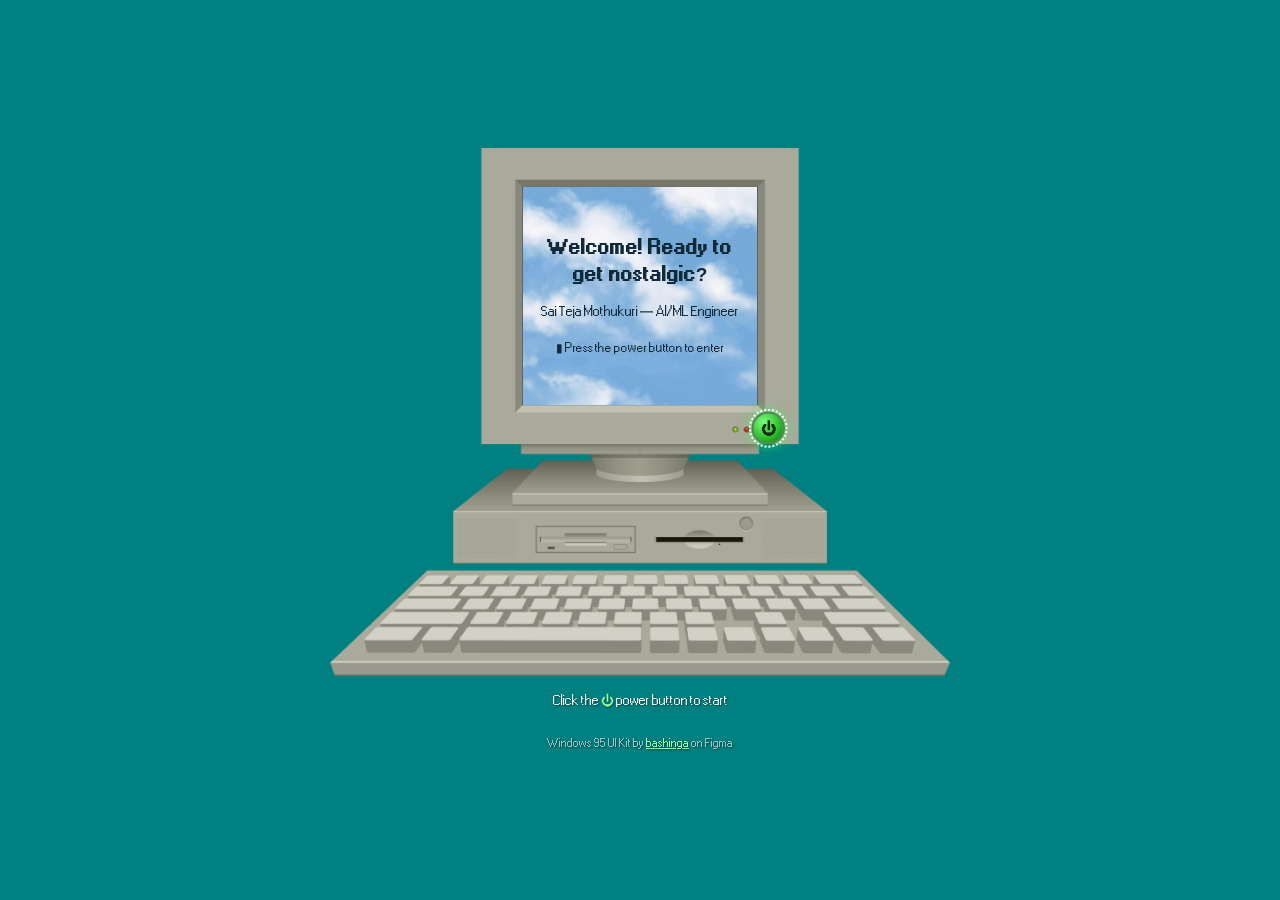
<file: index.html>
<!DOCTYPE html>
<html lang="en">
<head>
  <meta charset="UTF-8">
  <meta name="viewport" content="width=device-width, initial-scale=1.0">
  <title>Sai Teja Mothukuri</title>

  <!-- SEO Meta Tags -->
  <meta name="description" content="AI/ML Engineer with 3+ years building and shipping deep-learning, Generative AI (RAG/LLM), and MLOps systems end to end on PyTorch, Hugging Face, AWS, and Kubernetes.">
  <meta name="keywords" content="AI Engineer, ML Engineer, Machine Learning, Deep Learning, Generative AI, RAG, LLM, PyTorch, Hugging Face, Transformers, MLOps, AWS, Kubernetes, NLP, Computer Vision">
  <meta name="author" content="Sai Teja Mothukuri">

  <!-- Open Graph Meta Tags -->
  <meta property="og:title" content="Sai Teja Mothukuri — AI/ML Engineer Portfolio">
  <meta property="og:description" content="AI/ML Engineer building deep-learning, Generative AI, and MLOps systems on PyTorch, Hugging Face, AWS, and Kubernetes.">
  <meta property="og:type" content="website">
  <meta property="og:url" content="https://saitejamothukuri.com">
  <meta property="og:image" content="https://saitejamothukuri.com/assets/images/og-image.svg">

  <!-- Twitter Card Meta Tags -->
  <meta name="twitter:card" content="summary_large_image">
  <meta name="twitter:title" content="Sai Teja Mothukuri — AI/ML Engineer Portfolio">
  <meta name="twitter:description" content="AI/ML Engineer building deep-learning, Generative AI, and MLOps systems on PyTorch, Hugging Face, AWS, and Kubernetes.">
  <meta name="twitter:image" content="https://saitejamothukuri.com/assets/images/og-image.svg">
  <meta name="twitter:url" content="https://saitejamothukuri.com">

  <!-- Canonical URL -->
  <link rel="canonical" href="https://saitejamothukuri.com/">

  <!-- Sitemap Reference -->
  <link rel="sitemap" type="application/xml" title="Sitemap" href="/sitemap.xml">

  <!-- Favicon — Windows 95 flag logo -->
  <link rel="icon" type="image/png" href="assets/win95/icons/start.png">
  <link rel="apple-touch-icon" href="assets/win95/icons/start.png">

  <!-- Additional Meta Tags -->
  <meta name="robots" content="index, follow">
  <meta name="theme-color" content="#008080">
  <meta name="msapplication-TileColor" content="#008080">
  <meta name="apple-mobile-web-app-capable" content="yes">
  <meta name="apple-mobile-web-app-status-bar-style" content="default">
  <meta name="apple-mobile-web-app-title" content="Sai Teja 95">

  <!-- Structured Data (JSON-LD) for SEO -->
  <script type="application/ld+json">
  {
    "@context": "https://schema.org",
    "@type": "Person",
    "name": "Sai Teja Mothukuri",
    "url": "https://saitejamothukuri.com",
    "image": "https://saitejamothukuri.com/assets/images/Profile%20photo%20no%20bg.png",
    "jobTitle": "AI/ML Engineer",
    "description": "AI/ML Engineer with 3+ years building and deploying machine-learning, deep-learning, and Generative AI systems end to end on PyTorch, Hugging Face, AWS, and Kubernetes.",
    "email": "contact@saitejamothukuri.com",
    "telephone": "913-263-4856",
    "address": {
      "@type": "PostalAddress",
      "addressLocality": "Richmond",
      "addressRegion": "Virginia",
      "addressCountry": "US"
    },
    "alumniOf": [
      { "@type": "EducationalOrganization", "name": "University of Central Missouri" },
      { "@type": "EducationalOrganization", "name": "SRKR Engineering College" }
    ],
    "knowsAbout": ["Machine Learning","Deep Learning","Generative AI","RAG","LLM","PyTorch","TensorFlow","Hugging Face","Transformers","NLP","Computer Vision","MLOps","AWS","Kubernetes","Docker","PySpark","Kafka","Python","SQL"],
    "sameAs": [
      "https://saitejamothukuri.com",
      "https://www.linkedin.com/in/venkatasaitejam",
      "https://github.com/saiteja007-mv"
    ]
  }
  </script>
  <script type="application/ld+json">
  {
    "@context": "https://schema.org",
    "@type": "WebSite",
    "name": "Sai Teja Mothukuri — AI/ML Engineer Portfolio",
    "url": "https://saitejamothukuri.com",
    "description": "AI/ML Engineer portfolio — deep learning, Generative AI (RAG/LLM), and MLOps systems shipped end to end.",
    "author": { "@type": "Person", "name": "Sai Teja Mothukuri" }
  }
  </script>

  <!-- Styles -->
  <link rel="stylesheet" href="assets/css/win95.css">
  <link rel="stylesheet" href="assets/css/desktop.css?v=ai16">
  <link href="https://cdnjs.cloudflare.com/ajax/libs/font-awesome/6.0.0/css/all.min.css" rel="stylesheet">
</head>
<body class="w95">

  <!-- Skip to content (accessibility) -->
  <a href="#desktop-icons" class="skip-to-content">Skip to main content</a>

  <!-- ═══════════════════════════════════════════════════
       POWER-ON INTRO — CRT computer; click power to boot
  ════════════════════════════════════════════════════ -->
  <div id="power-screen" role="dialog" aria-label="Power on the computer to enter the portfolio">
    <div class="power-stage">
      <div class="power-computer" id="power-computer">
        <img class="power-computer__img" src="assets/win95/intro/computer.png"
             alt="Windows 95 desktop computer" draggable="false">

        <!-- Monitor glass (positioned over the screen) -->
        <div class="power-glass" id="power-glass" aria-hidden="true">
          <div class="power-glass__inner">
            <p class="power-glass__welcome">Welcome! Ready to get nostalgic?</p>
            <p class="power-glass__sub">Sai Teja Mothukuri — AI/ML Engineer</p>
            <p class="power-glass__hint"><span class="blink">▮</span> Press the power button to enter</p>
          </div>
        </div>

        <!-- Power button on the monitor bezel -->
        <button type="button" class="power-btn" id="power-btn" aria-label="Power on the computer">
          <span class="power-btn__icon" aria-hidden="true">⏻</span>
        </button>
      </div>
      <p class="power-caption">Click the <span aria-hidden="true">⏻</span> power button to start</p>
      <p class="power-credit">Windows&nbsp;95 UI Kit by <a href="https://www.figma.com/@bashinga" target="_blank" rel="noopener">bashinga</a> on Figma</p>
    </div>
  </div>

  <!-- Boot sound (played on power-on) -->
  <audio id="boot-sound" preload="auto">
    <source src="assets/win95/sounds/Bootup%20sound.mp3" type="audio/mpeg">
  </audio>

  <!-- ═══════════════════════════════════════════════════
       BOOT SPLASH (shown by JS after power-on)
  ════════════════════════════════════════════════════ -->
  <div id="boot-splash" role="status" aria-label="Loading portfolio" aria-live="polite" style="display:none">
    <div class="boot-inner">
      <div class="boot-logo">
        <span class="boot-logo-win">Windows</span><span class="boot-logo-95">95</span>
      </div>
      <p class="boot-tagline">Sai Teja Mothukuri's Portfolio</p>
      <div class="boot-bar-wrap"><div class="boot-bar" id="boot-bar"></div></div>
      <p class="boot-hint">Starting data systems…</p>
    </div>
  </div>

  <!-- ═══════════════════════════════════════════════════
       DESKTOP
  ════════════════════════════════════════════════════ -->
  <div id="desktop" class="w95-desktop" role="main" aria-label="Portfolio desktop">

    <!-- Desktop icons column -->
    <div id="desktop-icons" class="desktop-icon-grid" role="list" aria-label="Portfolio sections">

      <!-- About Me (My Computer) -->
      <button class="w95-deskicon" role="listitem" tabindex="0"
              data-win="win-about" aria-label="About Me - double-click to open"
              ondblclick="WM.open('win-about')"
              onkeydown="if(event.key==='Enter')WM.open('win-about')">
        <span class="w95-ico--my-computer w95-ico-32" aria-hidden="true"></span>
        <span class="w95-deskicon__label">About Me</span>
      </button>

      <!-- Ask AI (AI Assistant) -->
      <button class="w95-deskicon" role="listitem" tabindex="0"
              data-win="win-ai" aria-label="Ask AI About Me - double-click to open"
              ondblclick="WM.open('win-ai')"
              onkeydown="if(event.key==='Enter')WM.open('win-ai')">
        <span class="deskicon-fa" aria-hidden="true"><i class="fas fa-robot"></i></span>
        <span class="w95-deskicon__label">Ask AI</span>
      </button>

      <!-- Hybrid Search RAG (live demo) -->
      <button class="w95-deskicon" role="listitem" tabindex="0"
              data-win="win-rag"
              aria-label="Hybrid Search RAG - double-click to open"
              onkeydown="if(event.key==='Enter')WM.open('win-rag')">
        <span class="deskicon-fa" aria-hidden="true"><i class="fas fa-magnifying-glass"></i></span>
        <span class="w95-deskicon__label">Hybrid RAG</span>
      </button>

      <!-- Semantic Cache (live demo) -->
      <button class="w95-deskicon" role="listitem" tabindex="0"
              data-win="win-semcache"
              aria-label="Semantic Cache for LLMs - double-click to open"
              onkeydown="if(event.key==='Enter')WM.open('win-semcache')">
        <span class="deskicon-fa" aria-hidden="true"><i class="fas fa-bolt"></i></span>
        <span class="w95-deskicon__label">Semantic Cache</span>
      </button>

      <!-- Text-to-SQL (live demo) -->
      <button class="w95-deskicon" role="listitem" tabindex="0"
              data-win="win-textsql"
              aria-label="Text-to-SQL with Guardrails - double-click to open"
              onkeydown="if(event.key==='Enter')WM.open('win-textsql')">
        <span class="deskicon-fa" aria-hidden="true"><i class="fas fa-database"></i></span>
        <span class="w95-deskicon__label">Text-to-SQL</span>
      </button>

      <!-- My Work (Folder) -->
      <button class="w95-deskicon" role="listitem" tabindex="0"
              data-win="win-work" aria-label="My Work - double-click to open"
              ondblclick="WM.open('win-work')"
              onkeydown="if(event.key==='Enter')WM.open('win-work')">
        <span class="w95-ico--folder w95-ico-32" aria-hidden="true"></span>
        <span class="w95-deskicon__label">My Work</span>
      </button>

      <!-- Journey (Documents/Tree) -->
      <button class="w95-deskicon" role="listitem" tabindex="0"
              data-win="win-journey" aria-label="Journey - double-click to open"
              ondblclick="WM.open('win-journey')"
              onkeydown="if(event.key==='Enter')WM.open('win-journey')">
        <span class="w95-ico--tree w95-ico-32" aria-hidden="true"></span>
        <span class="w95-deskicon__label">Journey</span>
      </button>

      <!-- Skills (Programs) -->
      <button class="w95-deskicon" role="listitem" tabindex="0"
              data-win="win-skills" aria-label="Skills - double-click to open"
              ondblclick="WM.open('win-skills')"
              onkeydown="if(event.key==='Enter')WM.open('win-skills')">
        <span class="w95-ico--programs w95-ico-32" aria-hidden="true"></span>
        <span class="w95-deskicon__label">Skills</span>
      </button>

      <!-- Certifications (Help) -->
      <button class="w95-deskicon" role="listitem" tabindex="0"
              data-win="win-certs" aria-label="Achievements - double-click to open"
              ondblclick="WM.open('win-certs')"
              onkeydown="if(event.key==='Enter')WM.open('win-certs')">
        <span class="w95-ico--help w95-ico-32" aria-hidden="true"></span>
        <span class="w95-deskicon__label">Achievements</span>
      </button>

      <!-- Contact (Notepad) -->
      <button class="w95-deskicon" role="listitem" tabindex="0"
              data-win="win-contact" aria-label="Contact - double-click to open"
              ondblclick="WM.open('win-contact')"
              onkeydown="if(event.key==='Enter')WM.open('win-contact')">
        <span class="w95-ico--notepad w95-ico-32" aria-hidden="true"></span>
        <span class="w95-deskicon__label">Contact</span>
      </button>

      <!-- Resume.pdf (opens in IE) -->
      <button class="w95-deskicon" role="listitem" tabindex="0"
              aria-label="Resume PDF - double-click to open"
              ondblclick="openIE('docs/Sai%20Teja%20Mothukuri%20-%20AIML%20Engineer.pdf','Resume — Sai Teja Mothukuri')"
              onkeydown="if(event.key==='Enter')openIE('docs/Sai%20Teja%20Mothukuri%20-%20AIML%20Engineer.pdf','Resume — Sai Teja Mothukuri')">
        <span class="w95-ico--file w95-ico-32" aria-hidden="true"></span>
        <span class="w95-deskicon__label">Resume.pdf</span>
      </button>

      <!-- My Computer (File Explorer) -->
      <button class="w95-deskicon" role="listitem" tabindex="0"
              data-win="win-explorer" aria-label="My Computer - double-click to open"
              ondblclick="openExplorer()"
              onkeydown="if(event.key==='Enter')openExplorer()">
        <span class="w95-ico--hard-drive w95-ico-32" aria-hidden="true"></span>
        <span class="w95-deskicon__label">My Computer</span>
      </button>

      <!-- Recycle Bin (decorative) -->
      <button class="w95-deskicon" role="listitem" tabindex="0"
              aria-label="Recycle Bin"
              onkeydown="if(event.key==='Enter')WM.open('win-recycle')"
              ondblclick="WM.open('win-recycle')">
        <span class="w95-ico--recycle-empty w95-ico-32" aria-hidden="true"></span>
        <span class="w95-deskicon__label">Recycle Bin</span>
      </button>

      <!-- TechRex YouTube channel (opens in a new tab) -->
      <button class="w95-deskicon" role="listitem" tabindex="0"
              aria-label="TechRex YouTube channel - double-click to open"
              ondblclick="window.open('https://youtube.com/@The_TechRex','_blank','noopener')"
              onkeydown="if(event.key==='Enter')window.open('https://youtube.com/@The_TechRex','_blank','noopener')">
        <span class="w95-deskicon__fa w95-deskicon__fa--yt" aria-hidden="true"><i class="fab fa-youtube"></i></span>
        <span class="w95-deskicon__label">TechRex</span>
      </button>

    </div><!-- /desktop-icons -->


    <!-- ═══════════════════════════════════════════════
         AI TOKEN-USAGE WIDGET (top-right of desktop, wiggles)
         Data source: `tokscale --json` (run locally to refresh).
         Range: 2025-09-28 — 2026-06-23 · 101 active days.
    ══════════════════════════════════════════════════ -->
    <aside class="token-stats" id="token-stats"
           role="complementary" aria-label="AI token usage so far">
      <header class="token-stats__titlebar">
        <span class="token-stats__titlebar-icon" aria-hidden="true">
          <i class="fas fa-bolt"></i>
        </span>
        <span class="token-stats__titlebar-caption">AI Token Usage</span>
      </header>
      <div class="token-stats__body">
        <dl class="token-stats__list">
          <div class="token-stats__row">
            <dt>Total tokens</dt>
            <dd><span class="token-stats__num" data-stat="tokens">4.32B</span></dd>
          </div>
          <div class="token-stats__row">
            <dt>Spend</dt>
            <dd><span class="token-stats__num" data-stat="spend">$4,518</span></dd>
          </div>
          <div class="token-stats__row">
            <dt>Top model</dt>
            <dd><span class="token-stats__num token-stats__num--sm" data-stat="model">Claude&nbsp;Opus&nbsp;4.7&nbsp;/&nbsp;4.8</span></dd>
          </div>
        </dl>
        <p class="token-stats__foot">
          <span data-stat="msgs-days">25,113 msgs · 101 days</span>
          <span class="token-stats__sub" data-stat="since">since Sep&nbsp;2025</span>
        </p>
      </div>
    </aside>


    <!-- ═══════════════════════════════════════════════
         WINDOWS
    ══════════════════════════════════════════════════ -->

    <!-- ABOUT ME window -->
    <article id="win-about" class="w95-window desk-window" role="dialog"
             aria-labelledby="win-about-title" aria-modal="true" style="display:none">
      <header class="w95-titlebar" data-win="win-about">
        <span class="w95-titlebar__icon w95-ico--my-computer w95-ico-16" aria-hidden="true"></span>
        <span class="w95-titlebar__caption" id="win-about-title">About Me</span>
        <div class="w95-titlebar__controls">
          <button class="w95-ctrl" title="Minimize" aria-label="Minimize About Me window"
                  onclick="WM.minimize('win-about')">_</button>
          <button class="w95-ctrl" title="Maximize" aria-label="Maximize About Me window"
                  onclick="WM.toggleMax('win-about')">□</button>
          <button class="w95-ctrl win-close" title="Close" aria-label="Close About Me window"
                  onclick="WM.close('win-about')">✕</button>
        </div>
      </header>
      <div class="w95-window__body win-body">
        <div class="win-about-layout">
          <!-- Top row: photo + name/tagline side by side -->
          <div class="about-header">
            <img src="assets/images/Profile photo no bg.png" alt="Sai Teja Mothukuri" class="about-photo">
            <div class="about-id">
              <h2 class="win-section-title">Sai Teja Mothukuri</h2>
              <p class="win-subtitle">AI/ML Engineer · Deep Learning · Generative AI · MLOps</p>
            </div>
          </div>

          <div class="w95-divider-h"></div>

          <!-- Below: bio + links, full width -->
          <p><strong>AI/ML Engineer with 3+ years</strong> building and deploying machine-learning, deep-learning, and Generative AI systems end to end — from experimentation through real-time production inference.</p>
          <p style="margin-top:8px">I train multi-modal deep-learning models (<strong>PyTorch, Hugging Face</strong>) and ship them to real-time edge and cloud inference, build <strong>RAG and transformer-based NLP</strong> pipelines for production, and run the <strong>MLOps</strong> behind them — CI/CD, drift detection, and model versioning on <strong>AWS and Kubernetes</strong>.</p>
          <p style="margin-top:8px"><strong>M.S. in Computer Science</strong> from University of Central Missouri (2025). Currently an <strong>AI/ML Engineer at Honeywell</strong>. I also document the journey on YouTube at
            <a href="https://youtube.com/@The_TechRex" target="_blank" rel="noopener noreferrer" class="w95-link">
              <i class="fab fa-youtube"></i> TechRex
            </a>.
          </p>
          <div class="w95-divider-h" style="margin-top:12px"></div>
          <div class="about-contact-row">
            <a href="mailto:contact@saitejamothukuri.com" class="w95-btn" style="min-width:auto">
              <i class="fas fa-envelope"></i> Email
            </a>
            <a href="https://www.linkedin.com/in/venkatasaitejam" target="_blank" rel="noopener" class="w95-btn" style="min-width:auto">
              <i class="fab fa-linkedin"></i> LinkedIn
            </a>
            <a href="https://github.com/saiteja007-mv" target="_blank" rel="noopener" class="w95-btn" style="min-width:auto">
              <i class="fab fa-github"></i> GitHub
            </a>
            <a href="https://techrex.saitejamothukuri.com" target="_blank" rel="noopener" class="w95-btn" style="min-width:auto">
              <i class="fas fa-globe"></i> TechRex
            </a>
          </div>
        </div>
      </div>
      <footer class="w95-window__statusbar">
        <span class="w95-statusfield w95-statusfield--grow">AI/ML Engineer · 3+ years</span>
        <span class="w95-statusfield">Available for opportunities</span>
      </footer>
    </article>


    <!-- ASK AI window -->
    <article id="win-ai" class="w95-window desk-window" role="dialog"
             aria-labelledby="win-ai-title" aria-modal="true" style="display:none">
      <header class="w95-titlebar" data-win="win-ai">
        <span class="w95-titlebar__icon w95-ico--programs w95-ico-16" aria-hidden="true"></span>
        <span class="w95-titlebar__caption" id="win-ai-title">Ask AI About Me</span>
        <div class="w95-titlebar__controls">
          <button class="w95-ctrl" title="Minimize" aria-label="Minimize" onclick="WM.minimize('win-ai')">_</button>
          <button class="w95-ctrl" title="Maximize" aria-label="Maximize" onclick="WM.toggleMax('win-ai')">□</button>
          <button class="w95-ctrl win-close" title="Close" aria-label="Close" onclick="WM.close('win-ai')">✕</button>
        </div>
      </header>
      <div class="w95-window__body win-body ai-chat">
        <div class="ai-chat__log" id="ai-chat-log" role="log" aria-live="polite" aria-label="Chat with the AI assistant">
          <!-- messages injected by ai-chat.js -->
        </div>
        <form class="ai-chat__inputrow" id="ai-chat-form" autocomplete="off">
          <input type="text" id="ai-chat-input" class="w95-input ai-chat__input"
                 placeholder="Ask me anything about Sai Teja…" aria-label="Your question" maxlength="400">
          <button type="submit" class="w95-btn w95-btn--default ai-chat__send" id="ai-chat-send">Send</button>
        </form>
      </div>
      <footer class="w95-window__statusbar">
        <span class="w95-statusfield w95-statusfield--grow" id="ai-chat-status">Powered by OpenRouter · free</span>
        <span class="w95-statusfield">RAG over Sai Teja's profile</span>
      </footer>
    </article>


    <!-- TEXT-TO-SQL window (native Win95 app) -->
    <article id="win-textsql" class="w95-window desk-window" role="dialog"
             aria-labelledby="win-textsql-title" aria-modal="true" style="display:none">
      <header class="w95-titlebar" data-win="win-textsql">
        <span class="w95-titlebar__icon w95-ico--programs w95-ico-16" aria-hidden="true"></span>
        <span class="w95-titlebar__caption" id="win-textsql-title">Text-to-SQL with Guardrails</span>
        <div class="w95-titlebar__controls">
          <button class="w95-ctrl" title="Minimize" aria-label="Minimize" onclick="WM.minimize('win-textsql')">_</button>
          <button class="w95-ctrl" title="Maximize" aria-label="Maximize" onclick="WM.toggleMax('win-textsql')">□</button>
          <button class="w95-ctrl win-close" title="Close" aria-label="Close" onclick="WM.close('win-textsql')">✕</button>
        </div>
      </header>
      <div class="w95-window__body win-body win-body--scroll app-pane" id="tsql-pane">
        <p class="app-intro">Ask in plain English. The LLM writes SQL, a guardrail validates it
          (read-only, single-statement, table-allowlist), then it runs on a real
          <strong>SQLite database in your browser</strong>.</p>

        <div class="app-datasrc">
          <span class="app-dslabel">Data source:</span>
          <button type="button" class="w95-btn" id="tsql-src-sample">Sample DB</button>
          <button type="button" class="w95-btn" id="tsql-src-csv">Upload CSV…</button>
          <button type="button" class="w95-btn" id="tsql-src-sql">Upload .sql…</button>
          <input type="file" id="tsql-csv" accept=".csv" hidden>
          <input type="file" id="tsql-sqlfile" accept=".sql,.txt" hidden>
        </div>
        <div class="app-status app-schema" id="tsql-schema"></div>

        <div class="app-chips" id="tsql-chips">
          <button type="button" class="ai-chip">Top 5 highest paid employees</button>
          <button type="button" class="ai-chip">Average salary by department</button>
          <button type="button" class="ai-chip">Who was hired most recently?</button>
          <button type="button" class="ai-chip">Headcount per city</button>
        </div>

        <label class="app-label" for="tsql-nl">Your question</label>
        <div class="app-row">
          <input type="text" id="tsql-nl" class="w95-input app-grow" maxlength="200"
                 placeholder="e.g. which department has the highest average salary?">
          <button type="button" id="tsql-gen" class="w95-btn w95-btn--default">Generate SQL</button>
        </div>

        <label class="app-label" for="tsql-sql">SQL (editable)</label>
        <textarea id="tsql-sql" class="w95-textarea app-sql" rows="4" spellcheck="false"
                  placeholder="SELECT ... (generated SQL appears here; you can edit and Run)"></textarea>
        <div class="app-row">
          <button type="button" id="tsql-run" class="w95-btn">▶ Run query</button>
          <span class="app-status" id="tsql-guard"></span>
        </div>

        <div class="app-results" id="tsql-results"></div>
      </div>
      <footer class="w95-window__statusbar">
        <span class="w95-statusfield w95-statusfield--grow" id="tsql-foot">SQLite (sql.js) in your browser · NL→SQL via OpenRouter</span>
        <span class="w95-statusfield">guardrailed</span>
      </footer>
    </article>


    <!-- SEMANTIC CACHE window (native Win95 app) -->
    <article id="win-semcache" class="w95-window desk-window" role="dialog"
             aria-labelledby="win-semcache-title" aria-modal="true" style="display:none">
      <header class="w95-titlebar" data-win="win-semcache">
        <span class="w95-titlebar__icon w95-ico--programs w95-ico-16" aria-hidden="true"></span>
        <span class="w95-titlebar__caption" id="win-semcache-title">Semantic Cache for LLMs</span>
        <div class="w95-titlebar__controls">
          <button class="w95-ctrl" title="Minimize" aria-label="Minimize" onclick="WM.minimize('win-semcache')">_</button>
          <button class="w95-ctrl" title="Maximize" aria-label="Maximize" onclick="WM.toggleMax('win-semcache')">□</button>
          <button class="w95-ctrl win-close" title="Close" aria-label="Close" onclick="WM.close('win-semcache')">✕</button>
        </div>
      </header>
      <div class="w95-window__body win-body win-body--scroll app-pane" id="sc-pane">
        <p class="app-intro">Ask anything. The cache keys on the <strong>meaning</strong> of your prompt
          (embedding), not exact text — so a paraphrase of an earlier question returns the cached
          answer instantly and <strong>skips the LLM call</strong>. Threshold: cosine ≥ 0.85.</p>

        <div class="app-chips" id="sc-chips">
          <button type="button" class="ai-chip">What is retrieval-augmented generation?</button>
          <button type="button" class="ai-chip">Explain RAG in simple terms</button>
          <button type="button" class="ai-chip">How does a vector database work?</button>
        </div>

        <div class="app-row">
          <input type="text" id="sc-q" class="w95-input app-grow" maxlength="200" placeholder="Ask a question…">
          <button type="button" id="sc-ask" class="w95-btn w95-btn--default">Ask</button>
        </div>
        <div class="app-status" id="sc-status"></div>

        <div class="sc-stats" id="sc-stats">
          <span>Entries: <b id="sc-n">0</b></span>
          <span>Hits: <b id="sc-hits">0</b></span>
          <span>Misses: <b id="sc-miss">0</b></span>
          <span>LLM calls saved: <b id="sc-saved">0</b></span>
        </div>

        <div class="app-results" id="sc-log"></div>
      </div>
      <footer class="w95-window__statusbar">
        <span class="w95-statusfield w95-statusfield--grow" id="sc-foot">Embeddings via OpenRouter · cache + cosine in your browser</span>
        <span class="w95-statusfield">LRU</span>
      </footer>
    </article>


    <!-- HYBRID RAG window (native Win95 app) -->
    <article id="win-rag" class="w95-window desk-window" role="dialog"
             aria-labelledby="win-rag-title" aria-modal="true" style="display:none">
      <header class="w95-titlebar" data-win="win-rag">
        <span class="w95-titlebar__icon w95-ico--programs w95-ico-16" aria-hidden="true"></span>
        <span class="w95-titlebar__caption" id="win-rag-title">Hybrid Search RAG</span>
        <div class="w95-titlebar__controls">
          <button class="w95-ctrl" title="Minimize" aria-label="Minimize" onclick="WM.minimize('win-rag')">_</button>
          <button class="w95-ctrl" title="Maximize" aria-label="Maximize" onclick="WM.toggleMax('win-rag')">□</button>
          <button class="w95-ctrl win-close" title="Close" aria-label="Close" onclick="WM.close('win-rag')">✕</button>
        </div>
      </header>
      <div class="w95-window__body win-body win-body--scroll app-pane" id="rag-pane">
        <p class="app-intro">Upload a document, then ask about it. Retrieval fuses
          <strong>BM25 keyword search + dense embeddings</strong> via Reciprocal Rank Fusion;
          the answer is grounded in the retrieved chunks with citations.</p>

        <div class="app-row">
          <input type="file" id="rag-file" accept=".pdf,.txt,.md,.markdown" class="app-grow">
          <button type="button" id="rag-ingest" class="w95-btn w95-btn--default">Ingest</button>
        </div>
        <div class="app-status" id="rag-ingest-status">No document loaded. (Tip: a short .txt/.md keeps you under the free embedding limit.)</div>

        <div class="app-row">
          <input type="text" id="rag-q" class="w95-input app-grow" maxlength="240" placeholder="Ask a question about the document…">
          <button type="button" id="rag-ask" class="w95-btn">Ask</button>
        </div>
        <div class="app-status" id="rag-status"></div>

        <div class="app-results" id="rag-answer"></div>
      </div>
      <footer class="w95-window__statusbar">
        <span class="w95-statusfield w95-statusfield--grow" id="rag-foot">BM25 + dense (RRF) · pdf.js + embeddings · answer via OpenRouter</span>
        <span class="w95-statusfield">cited</span>
      </footer>
    </article>


    <!-- MY WORK window -->
    <article id="win-work" class="w95-window desk-window" role="dialog"
             aria-labelledby="win-work-title" aria-modal="true" style="display:none">
      <header class="w95-titlebar" data-win="win-work">
        <span class="w95-titlebar__icon w95-ico--folder w95-ico-16" aria-hidden="true"></span>
        <span class="w95-titlebar__caption" id="win-work-title">My Work — 5 Projects</span>
        <div class="w95-titlebar__controls">
          <button class="w95-ctrl" title="Minimize" aria-label="Minimize" onclick="WM.minimize('win-work')">_</button>
          <button class="w95-ctrl" title="Maximize" aria-label="Maximize" onclick="WM.toggleMax('win-work')">□</button>
          <button class="w95-ctrl win-close" title="Close" aria-label="Close" onclick="WM.close('win-work')">✕</button>
        </div>
      </header>
      <div class="w95-menubar">
        <button class="w95-menubar__item"><u>F</u>ile</button>
        <button class="w95-menubar__item"><u>V</u>iew</button>
        <button class="w95-menubar__item"><u>H</u>elp</button>
      </div>
      <div class="w95-window__body win-body win-body--scroll">

        <!-- Hybrid Search RAG -->
        <div class="project-card">
          <div class="project-header">
            <span class="w95-ico--files w95-ico-16" aria-hidden="true"></span>
            <h3 class="project-title">Hybrid Search RAG</h3>
            <span class="project-badge">Featured · RAG / LLM</span>
          </div>
          <p class="project-desc">Chat-with-your-docs: upload PDF/MD/TXT and get answers grounded in them with <strong>inline citations</strong>. Hybrid retrieval fuses <strong>BM25 + dense embeddings via Reciprocal Rank Fusion</strong>; fully API-backed, no GPU. Deployed live.</p>
          <div class="project-tech">
            <span>Python</span><span>RAG</span><span>BM25</span><span>Embeddings (RRF)</span><span>OpenRouter</span><span>Streamlit</span><span>Docker</span>
          </div>
          <div class="project-actions">
            <a href="https://saitejamothukuri-hybrid-search-rag.hf.space" target="_blank" rel="noopener" class="w95-btn">
              <i class="fas fa-external-link-alt"></i> Live Demo
            </a>
            <a href="https://github.com/saiteja007-mv/hybrid-search-rag" target="_blank" rel="noopener" class="w95-btn">
              <i class="fab fa-github"></i> GitHub
            </a>
          </div>
        </div>

        <!-- Text-to-SQL with Guardrails -->
        <div class="project-card">
          <div class="project-header">
            <span class="w95-ico--files w95-ico-16" aria-hidden="true"></span>
            <h3 class="project-title">Text-to-SQL with Guardrails</h3>
            <span class="project-badge">Featured · LLM Safety</span>
          </div>
          <p class="project-desc">Natural-language → SQL where the LLM writes the query but a <strong>sqlglot AST guardrail</strong> validates it (read-only, single-statement, table-allowlist, no file functions) <strong>before any row is read</strong>, then runs on DuckDB. Self-correction retry + execution-accuracy eval.</p>
          <div class="project-tech">
            <span>Python</span><span>DuckDB</span><span>sqlglot</span><span>LLM Guardrails</span><span>OpenRouter</span><span>Streamlit</span>
          </div>
          <div class="project-actions">
            <a href="https://saitejamothukuri-text-to-sql-guardrails.hf.space" target="_blank" rel="noopener" class="w95-btn">
              <i class="fas fa-external-link-alt"></i> Live Demo
            </a>
            <a href="https://github.com/saiteja007-mv/text-to-sql-guardrails" target="_blank" rel="noopener" class="w95-btn">
              <i class="fab fa-github"></i> GitHub
            </a>
          </div>
        </div>

        <!-- Semantic Cache for LLMs -->
        <div class="project-card">
          <div class="project-header">
            <span class="w95-ico--files w95-ico-16" aria-hidden="true"></span>
            <h3 class="project-title">Semantic Cache for LLMs</h3>
            <span class="project-badge">Featured · LLM Infra</span>
          </div>
          <p class="project-desc">Drop-in cache that keys on <strong>prompt embeddings</strong>, not exact text — paraphrased repeat questions hit the cache (<strong>cosine ≥ 0.85</strong>) and skip the LLM call to cut latency and token cost. O(1) hash + vectorized cosine, LRU + TTL, 13 offline tests.</p>
          <div class="project-tech">
            <span>Python</span><span>Embeddings</span><span>Semantic Cache</span><span>OpenRouter</span><span>NumPy</span><span>pytest</span>
          </div>
          <div class="project-actions">
            <a href="https://saitejamothukuri-semantic-cache.hf.space" target="_blank" rel="noopener" class="w95-btn">
              <i class="fas fa-external-link-alt"></i> Live Demo
            </a>
            <a href="https://github.com/saiteja007-mv/semantic-cache" target="_blank" rel="noopener" class="w95-btn">
              <i class="fab fa-github"></i> GitHub
            </a>
          </div>
        </div>

        <!-- Multi-Modal Cyberbullying Detection -->
        <div class="project-card">
          <div class="project-header">
            <span class="w95-ico--files w95-ico-16" aria-hidden="true"></span>
            <h3 class="project-title">Multi-Modal Cyberbullying Detection</h3>
            <span class="project-badge">Featured · Deep Learning</span>
          </div>
          <p class="project-desc">Classifies cyberbullying across <strong>text + image + audio</strong> into 6 harm categories through a unified inference pipeline. <strong>Bi-LSTM text path 83.4%</strong> acc (0.83 F1) · <strong>VGG16 image path 96.1%</strong> acc (0.96 F1) · speech-to-text audio path. Published research in JETIR journal.</p>
          <div class="project-tech">
            <span>PyTorch</span><span>Transformers</span><span>Bi-LSTM</span><span>VGG16</span><span>OpenCV</span><span>NLP</span><span>Speech-to-Text</span>
          </div>
          <div class="project-actions">
            <a href="https://github.com/saiteja007-mv/Cyberbully-Detection-in-Texts-Images-and-Audios.git" target="_blank" rel="noopener" class="w95-btn">
              <i class="fab fa-github"></i> GitHub
            </a>
            <a href="https://www.jetir.org/view?paper=JETIR2304580" target="_blank" rel="noopener" class="w95-btn">
              <i class="fas fa-file-alt"></i> Research Paper
            </a>
          </div>
        </div>

        <!-- Traffic-Flow Prediction -->
        <div class="project-card">
          <div class="project-header">
            <span class="w95-ico--files w95-ico-16" aria-hidden="true"></span>
            <h3 class="project-title">Traffic-Flow Prediction</h3>
            <span class="project-badge">Featured · Deep Learning</span>
          </div>
          <p class="project-desc"><strong>Seq2Seq encoder–decoder LSTM</strong> forecasting traffic speed on METR-LA (207 LA loop detectors), served as a Dockerized <strong>FastAPI</strong> endpoint. <strong>Test MAE 3.80 / 4.51 / 5.62 mph</strong> @ 15/30/60 min — beats classical baselines by 5–16% and lands within ~0.4 mph of the published FC-LSTM benchmark.</p>
          <div class="project-tech">
            <span>PyTorch</span><span>Seq2Seq LSTM</span><span>FastAPI</span><span>MLflow</span><span>Hydra</span><span>Prometheus</span><span>Docker</span>
          </div>
          <div class="project-actions">
            <a href="https://github.com/saiteja007-mv/traffic-flow-prediction" target="_blank" rel="noopener" class="w95-btn">
              <i class="fab fa-github"></i> GitHub
            </a>
          </div>
        </div>

      </div><!-- /win-body -->
      <footer class="w95-window__statusbar">
        <span class="w95-statusfield w95-statusfield--grow">5 objects</span>
        <span class="w95-statusfield">github.com/saiteja007-mv</span>
      </footer>
    </article>


    <!-- JOURNEY window -->
    <article id="win-journey" class="w95-window desk-window" role="dialog"
             aria-labelledby="win-journey-title" aria-modal="true" style="display:none">
      <header class="w95-titlebar" data-win="win-journey">
        <span class="w95-titlebar__icon w95-ico--tree w95-ico-16" aria-hidden="true"></span>
        <span class="w95-titlebar__caption" id="win-journey-title">My Journey</span>
        <div class="w95-titlebar__controls">
          <button class="w95-ctrl" title="Minimize" aria-label="Minimize" onclick="WM.minimize('win-journey')">_</button>
          <button class="w95-ctrl" title="Maximize" aria-label="Maximize" onclick="WM.toggleMax('win-journey')">□</button>
          <button class="w95-ctrl win-close" title="Close" aria-label="Close" onclick="WM.close('win-journey')">✕</button>
        </div>
      </header>
      <div class="w95-window__body win-body win-body--scroll">

        <!-- TechRex (content creation) -->
        <div class="journey-entry">
          <div class="journey-meta">
            <span class="journey-logo journey-logo--yt" aria-hidden="true"><i class="fab fa-youtube"></i></span>
            <div>
              <h3 class="journey-role">Content Creator — TechRex</h3>
              <span class="journey-company">YouTube &amp; Instagram</span>
              <span class="journey-date">Present</span>
            </div>
          </div>
          <p>Currently creating content on YouTube and Instagram as <a href="https://youtube.com/@The_TechRex" target="_blank" rel="noopener" class="w95-link">TechRex</a> — documenting what I build and analyze: AI-powered apps, data projects, dashboards, and the journey behind them.</p>
          <ul class="journey-achievements">
            <li>Sharing data analysis walkthroughs and AI build tutorials</li>
            <li>Building in public on YouTube &amp; Instagram</li>
            <li>More at <a href="https://techrex.saitejamothukuri.com" target="_blank" rel="noopener" class="w95-link">techrex.saitejamothukuri.com</a></li>
          </ul>
        </div>

        <div class="w95-divider-h"></div>

        <!-- Honeywell -->
        <div class="journey-entry">
          <div class="journey-meta">
            <span class="journey-logo" aria-hidden="true" style="display:flex;align-items:center;justify-content:center;background:#ee2724;color:#fff;font-size:20px"><i class="fas fa-microchip"></i></span>
            <div>
              <h3 class="journey-role">AI/ML Engineer</h3>
              <span class="journey-company">Honeywell</span>
              <span class="journey-date">Aug 2025 – Present · Richmond, VA</span>
            </div>
          </div>
          <p>Building multi-modal deep-learning models and shipping them to real-time edge and cloud inference, with the MLOps to keep them running in production.</p>
          <ul class="journey-achievements">
            <li>Multi-modal deep-learning models (PyTorch, Hugging Face) fusing voice/image/barcode, served at sub-200 ms on edge</li>
            <li>On-device inference optimization (ARM, NVIDIA Jetson) → 35% smaller model memory footprint</li>
            <li>RAG + transformer NLP pipelines → +22% operational guidance accuracy at sub-second retrieval</li>
            <li>MLOps on AWS + Kubernetes: continuous training/eval/deploy, automated drift detection, model versioning</li>
          </ul>
        </div>

        <div class="w95-divider-h"></div>

        <!-- UCM -->
        <div class="journey-entry">
          <div class="journey-meta">
            <img src="assets/images/UCM Logo.png" alt="UCM" class="journey-logo">
            <div>
              <h3 class="journey-role">M.S. Computer Science</h3>
              <span class="journey-company">University of Central Missouri</span>
              <span class="journey-date">2024 – 2025</span>
            </div>
          </div>
          <p>Graduate studies with a focus on machine learning, deep learning, and large-scale data systems.</p>
          <ul class="journey-achievements">
            <li>Advanced coursework in machine learning &amp; deep learning</li>
            <li>Applied research in multi-modal ML</li>
            <li>Distributed data systems and optimization</li>
          </ul>
        </div>

        <div class="w95-divider-h"></div>

        <!-- Accenture -->
        <div class="journey-entry">
          <div class="journey-meta">
            <img src="assets/images/Accenture-Logo.png" alt="Accenture" class="journey-logo">
            <div>
              <h3 class="journey-role">Machine Learning Scientist</h3>
              <span class="journey-company">Accenture</span>
              <span class="journey-date">Sep 2021 – Dec 2023 · India</span>
            </div>
          </div>
          <p>Built a large-scale ad recommendation engine and the real-time feature pipelines behind it, lifting click-through and ad revenue through rigorous experimentation.</p>
          <ul class="journey-achievements">
            <li>Large-scale ad recommendation engine (PySpark, Spark Streaming) with sub-3-second targeting</li>
            <li>XGBoost/LightGBM/LSTM ad-performance models on 25+ features → +15% CTR, +20% ad revenue</li>
            <li>Large-scale A/B experiments with causal inference to validate model impact</li>
            <li>Kafka + Spark Streaming real-time feature pipelines; FastAPI/Docker model serving</li>
          </ul>
        </div>

        <div class="w95-divider-h"></div>

        <!-- SRKR -->
        <div class="journey-entry">
          <div class="journey-meta">
            <img src="assets/images/SRKR Logo.png" alt="SRKR Engineering College" class="journey-logo">
            <div>
              <h3 class="journey-role">B.Tech Information Technology</h3>
              <span class="journey-company">SRKR Engineering College</span>
              <span class="journey-date">2019 – 2023</span>
            </div>
          </div>
          <p>Undergraduate studies with a focus on data structures, algorithms, and emerging AI technologies.</p>
          <ul class="journey-achievements">
            <li>Published research on multi-modal AI cyberbullying detection (JETIR)</li>
            <li>Event organizer for technical education society</li>
            <li>Comprehensive IT curriculum completion</li>
          </ul>
        </div>

      </div>
      <footer class="w95-window__statusbar">
        <span class="w95-statusfield w95-statusfield--grow">5 entries</span>
        <span class="w95-statusfield">From student to AI/ML engineer</span>
      </footer>
    </article>


    <!-- SKILLS window -->
    <article id="win-skills" class="w95-window desk-window" role="dialog"
             aria-labelledby="win-skills-title" aria-modal="true" style="display:none">
      <header class="w95-titlebar" data-win="win-skills">
        <span class="w95-titlebar__icon w95-ico--programs w95-ico-16" aria-hidden="true"></span>
        <span class="w95-titlebar__caption" id="win-skills-title">Skills &amp; Expertise</span>
        <div class="w95-titlebar__controls">
          <button class="w95-ctrl" title="Minimize" aria-label="Minimize" onclick="WM.minimize('win-skills')">_</button>
          <button class="w95-ctrl" title="Maximize" aria-label="Maximize" onclick="WM.toggleMax('win-skills')">□</button>
          <button class="w95-ctrl win-close" title="Close" aria-label="Close" onclick="WM.close('win-skills')">✕</button>
        </div>
      </header>
      <div class="w95-window__body win-body win-body--scroll">
        <p class="win-section-desc">Technologies I work with, grouped by domain:</p>

        <h3 class="win-section-title" style="font-size:13px;margin-bottom:6px"><i class="fas fa-brain"></i> ML / Deep Learning</h3>
        <div class="project-tech">
          <span>PyTorch</span><span>TensorFlow/Keras</span><span>scikit-learn</span><span>XGBoost</span><span>LightGBM</span><span>CNNs</span><span>Bi-LSTM</span><span>Transformers</span><span>Transfer Learning</span><span>Recommendation Systems</span>
        </div>

        <h3 class="win-section-title" style="font-size:13px;margin:14px 0 6px"><i class="fas fa-robot"></i> Generative AI / LLM</h3>
        <div class="project-tech">
          <span>RAG</span><span>Hugging Face Transformers</span><span>Embeddings</span><span>Vector Databases</span><span>Semantic Search</span><span>LangChain</span><span>Prompt Engineering</span>
        </div>

        <h3 class="win-section-title" style="font-size:13px;margin:14px 0 6px"><i class="fas fa-comments"></i> NLP / CV / Speech</h3>
        <div class="project-tech">
          <span>NLP</span><span>Computer Vision</span><span>OpenCV</span><span>NLTK</span><span>Speech-to-Text</span>
        </div>

        <h3 class="win-section-title" style="font-size:13px;margin:14px 0 6px"><i class="fas fa-database"></i> Data &amp; Distributed</h3>
        <div class="project-tech">
          <span>PySpark</span><span>Apache Spark</span><span>Apache Kafka</span><span>ETL</span><span>Snowflake</span><span>Feature Engineering</span><span>A/B Testing</span><span>Causal Inference</span>
        </div>

        <h3 class="win-section-title" style="font-size:13px;margin:14px 0 6px"><i class="fas fa-cloud"></i> Cloud &amp; MLOps</h3>
        <div class="project-tech">
          <span>AWS (S3, EC2, Lambda, SageMaker)</span><span>Docker</span><span>Kubernetes</span><span>MLflow</span><span>CI/CD (GitHub Actions)</span><span>FastAPI</span><span>Model Monitoring</span><span>Drift Detection</span>
        </div>

        <h3 class="win-section-title" style="font-size:13px;margin:14px 0 6px"><i class="fas fa-code"></i> Languages</h3>
        <div class="project-tech">
          <span>Python</span><span>SQL</span>
        </div>
      </div>
      <footer class="w95-window__statusbar">
        <span class="w95-statusfield w95-statusfield--grow">6 categories</span>
      </footer>
    </article>


    <!-- CERTIFICATIONS window -->
    <article id="win-certs" class="w95-window desk-window" role="dialog"
             aria-labelledby="win-certs-title" aria-modal="true" style="display:none">
      <header class="w95-titlebar" data-win="win-certs">
        <span class="w95-titlebar__icon w95-ico--help w95-ico-16" aria-hidden="true"></span>
        <span class="w95-titlebar__caption" id="win-certs-title">Achievements</span>
        <div class="w95-titlebar__controls">
          <button class="w95-ctrl" title="Minimize" aria-label="Minimize" onclick="WM.minimize('win-certs')">_</button>
          <button class="w95-ctrl" title="Maximize" aria-label="Maximize" onclick="WM.toggleMax('win-certs')">□</button>
          <button class="w95-ctrl win-close" title="Close" aria-label="Close" onclick="WM.close('win-certs')">✕</button>
        </div>
      </header>
      <div class="w95-window__body win-body win-body--scroll">

        <div class="cert-entry featured-cert">
          <span class="cert-icon-fa"><i class="fas fa-award fa-2x"></i></span>
          <div class="cert-info">
            <h3>Published Research Paper</h3>
            <p>"Cyberbullying Detection in Text, Images, and Audio" — JETIR Journal</p>
            <span class="cert-date">2023</span>
            <div class="project-actions" style="margin-top:8px">
              <a href="https://www.jetir.org/view?paper=JETIR2304580" target="_blank" rel="noopener" class="w95-btn">
                <i class="fas fa-external-link-alt"></i> View Paper
              </a>
            </div>
          </div>
        </div>

      </div>
      <footer class="w95-window__statusbar">
        <span class="w95-statusfield w95-statusfield--grow">1 publication</span>
      </footer>
    </article>


    <!-- CONTACT window -->
    <article id="win-contact" class="w95-window desk-window" role="dialog"
             aria-labelledby="win-contact-title" aria-modal="true" style="display:none">
      <header class="w95-titlebar" data-win="win-contact">
        <span class="w95-titlebar__icon w95-ico--notepad w95-ico-16" aria-hidden="true"></span>
        <span class="w95-titlebar__caption" id="win-contact-title">Contact — Notepad</span>
        <div class="w95-titlebar__controls">
          <button class="w95-ctrl" title="Minimize" aria-label="Minimize" onclick="WM.minimize('win-contact')">_</button>
          <button class="w95-ctrl" title="Maximize" aria-label="Maximize" onclick="WM.toggleMax('win-contact')">□</button>
          <button class="w95-ctrl win-close" title="Close" aria-label="Close" onclick="WM.close('win-contact')">✕</button>
        </div>
      </header>
      <div class="w95-window__body win-body">
        <div class="contact-layout">
          <div class="contact-info-col">
            <h3 class="win-section-title">Get In Touch</h3>
            <p>I'm always open to discussing new opportunities, interesting projects, or just having a chat about machine learning and AI.</p>
            <div class="w95-divider-h" style="margin:10px 0"></div>
            <table class="contact-table">
              <tr><td><i class="fas fa-envelope"></i></td><td><a href="mailto:contact@saitejamothukuri.com" class="w95-link">contact@saitejamothukuri.com</a></td></tr>
              <tr><td><i class="fas fa-phone"></i></td><td><a href="tel:913-263-4856" class="w95-link">913-263-4856</a></td></tr>
            </table>
            <div class="w95-divider-h" style="margin:10px 0"></div>
            <div class="contact-social-row">
              <a href="https://www.linkedin.com/in/venkatasaitejam" target="_blank" rel="noopener" class="w95-btn" style="min-width:auto" aria-label="LinkedIn profile">
                <i class="fab fa-linkedin"></i>
              </a>
              <a href="https://github.com/saiteja007-mv" target="_blank" rel="noopener" class="w95-btn" style="min-width:auto" aria-label="GitHub profile">
                <i class="fab fa-github"></i>
              </a>
              <a href="mailto:contact@saitejamothukuri.com" class="w95-btn" style="min-width:auto" aria-label="Send email">
                <i class="fas fa-envelope"></i>
              </a>
            </div>
          </div>

          <div class="contact-form-col">
            <form id="contactForm" class="contact-form-w95" novalidate>
              <div class="form-row-w95">
                <label for="w95-name">Your Name</label>
                <input type="text" id="w95-name" name="name" class="w95-input" required autocomplete="name" style="width:100%">
              </div>
              <div class="form-row-w95">
                <label for="w95-email">Your Email</label>
                <input type="email" id="w95-email" name="email" class="w95-input" required autocomplete="email" style="width:100%">
              </div>
              <div class="form-row-w95">
                <label for="w95-subject">Subject</label>
                <input type="text" id="w95-subject" name="subject" class="w95-input" required style="width:100%">
              </div>
              <div class="form-row-w95">
                <label for="w95-message">Message</label>
                <textarea id="w95-message" name="message" class="w95-textarea" rows="5" required style="width:100%"></textarea>
              </div>
              <div class="form-actions-w95">
                <button type="submit" id="w95-submitBtn" class="w95-btn w95-btn--default">
                  <span id="w95-btnText">Send Message</span>
                  <i class="fas fa-paper-plane" id="w95-btnIcon"></i>
                </button>
              </div>
              <div id="w95-formStatus" class="form-status-w95" style="display:none" role="status" aria-live="polite"></div>
            </form>
          </div>
        </div>
      </div>
      <footer class="w95-window__statusbar">
        <span class="w95-statusfield w95-statusfield--grow">Ready</span>
        <span class="w95-statusfield">Ln 1, Col 1</span>
      </footer>
    </article>


    <!-- INTERNET EXPLORER window (Feature 3 + 4) -->
    <article id="win-ie" class="w95-window desk-window" role="dialog"
             aria-labelledby="win-ie-title" aria-modal="true" style="display:none">
      <header class="w95-titlebar" data-win="win-ie">
        <span class="w95-titlebar__icon w95-ico--internet w95-ico-16" aria-hidden="true"></span>
        <span class="w95-titlebar__caption" id="win-ie-title">Internet Explorer</span>
        <div class="w95-titlebar__controls">
          <button class="w95-ctrl" title="Minimize" aria-label="Minimize" onclick="WM.minimize('win-ie')">_</button>
          <button class="w95-ctrl" title="Maximize" aria-label="Maximize" onclick="WM.toggleMax('win-ie')">□</button>
          <button class="w95-ctrl win-close" title="Close" aria-label="Close" onclick="WM.close('win-ie')">✕</button>
        </div>
      </header>
      <!-- IE menu bar -->
      <div class="w95-menubar">
        <button class="w95-menubar__item"><u>F</u>ile</button>
        <button class="w95-menubar__item"><u>E</u>dit</button>
        <button class="w95-menubar__item"><u>V</u>iew</button>
        <button class="w95-menubar__item">F<u>a</u>vorites</button>
        <button class="w95-menubar__item"><u>T</u>ools</button>
        <button class="w95-menubar__item"><u>H</u>elp</button>
      </div>
      <!-- IE toolbar -->
      <div class="ie-toolbar">
        <button class="w95-btn ie-nav-btn" id="ie-back" disabled title="Back" aria-label="Back">◄ Back</button>
        <button class="w95-btn ie-nav-btn" id="ie-fwd"  disabled title="Forward" aria-label="Forward">Forward ►</button>
        <button class="w95-btn ie-nav-btn" id="ie-stop"    title="Stop" aria-label="Stop">■ Stop</button>
        <button class="w95-btn ie-nav-btn" id="ie-refresh" title="Refresh" aria-label="Refresh">↻ Refresh</button>
        <button class="w95-btn ie-nav-btn" id="ie-home"    title="Home" aria-label="Home">⌂ Home</button>
        <div class="ie-addr-row">
          <label for="ie-addr" class="ie-addr-label">Address</label>
          <input type="text" id="ie-addr" class="ie-addr-input w95-input" value="" aria-label="Address bar">
          <button class="w95-btn ie-nav-btn" id="ie-go" aria-label="Go">Go</button>
        </div>
      </div>
      <!-- IE body: iframe (framable), rendered retro page, or no-page panel -->
      <div class="w95-window__body win-body ie-body">
        <iframe id="ie-frame" src="about:blank" style="width:100%;height:100%;border:none;display:block"
                title="Internet Explorer content" referrerpolicy="no-referrer"></iframe>
        <!-- Rendered "retro" page for sites that block framing (injected by JS) -->
        <div id="ie-page" class="ie-page" style="display:none"></div>
        <!-- "This page cannot be displayed" panel (authentic IE error) -->
        <div id="ie-nopage" class="ie-nopage" style="display:none">
          <div class="ie-nopage__inner">
            <h2 class="ie-nopage__title">This page cannot be displayed</h2>
            <hr class="ie-nopage__hr">
            <p>The page you are looking for cannot be shown inside Internet Explorer right now.</p>
            <p class="ie-nopage__url-label">URL: <code id="ie-nopage-url"></code></p>
            <p>Please try the following:</p>
            <ul>
              <li>Make sure the address is spelled correctly.</li>
              <li>Use the <strong>Back</strong> button to return to the previous page.</li>
              <li>Check your network connection and try again later.</li>
            </ul>
          </div>
        </div>
      </div>
      <footer class="w95-window__statusbar">
        <span class="w95-statusfield w95-statusfield--grow" id="ie-status">Done</span>
        <span class="w95-statusfield w95-ico--internet w95-ico-16" aria-hidden="true"></span>
      </footer>
    </article>


    <!-- FILE EXPLORER / MY COMPUTER window (Feature 5) -->
    <article id="win-explorer" class="w95-window desk-window" role="dialog"
             aria-labelledby="win-explorer-title" aria-modal="true" style="display:none">
      <header class="w95-titlebar" data-win="win-explorer">
        <span class="w95-titlebar__icon w95-ico--hard-drive w95-ico-16" aria-hidden="true"></span>
        <span class="w95-titlebar__caption" id="win-explorer-title">My Computer</span>
        <div class="w95-titlebar__controls">
          <button class="w95-ctrl" title="Minimize" aria-label="Minimize" onclick="WM.minimize('win-explorer')">_</button>
          <button class="w95-ctrl" title="Maximize" aria-label="Maximize" onclick="WM.toggleMax('win-explorer')">□</button>
          <button class="w95-ctrl win-close" title="Close" aria-label="Close" onclick="WM.close('win-explorer')">✕</button>
        </div>
      </header>
      <!-- Explorer menu bar -->
      <div class="w95-menubar">
        <button class="w95-menubar__item"><u>F</u>ile</button>
        <button class="w95-menubar__item"><u>E</u>dit</button>
        <button class="w95-menubar__item"><u>V</u>iew</button>
        <button class="w95-menubar__item"><u>G</u>o</button>
        <button class="w95-menubar__item"><u>H</u>elp</button>
      </div>
      <!-- Explorer toolbar -->
      <div class="ie-toolbar">
        <button class="w95-btn ie-nav-btn" id="exp-back" disabled title="Back" aria-label="Back">◄ Back</button>
        <button class="w95-btn ie-nav-btn" id="exp-up"   disabled title="Up" aria-label="Up one level">Up ↑</button>
        <div class="ie-addr-row">
          <label for="exp-addr" class="ie-addr-label">Address</label>
          <input type="text" id="exp-addr" class="ie-addr-input w95-input" value="My Computer" readonly aria-label="Current path">
        </div>
      </div>
      <!-- Explorer icon view -->
      <div class="w95-window__body win-body exp-body" id="exp-body" role="list" aria-label="Folder contents">
        <!-- Populated by JS -->
      </div>
      <footer class="w95-window__statusbar">
        <span class="w95-statusfield w95-statusfield--grow" id="exp-status">0 object(s)</span>
      </footer>
    </article>


    <!-- RECYCLE BIN window (easter egg) -->
    <article id="win-recycle" class="w95-window desk-window" role="dialog"
             aria-labelledby="win-recycle-title" aria-modal="true" style="display:none">
      <header class="w95-titlebar" data-win="win-recycle">
        <span class="w95-titlebar__icon w95-ico--recycle-empty w95-ico-16" aria-hidden="true"></span>
        <span class="w95-titlebar__caption" id="win-recycle-title">Recycle Bin</span>
        <div class="w95-titlebar__controls">
          <button class="w95-ctrl" title="Minimize" aria-label="Minimize" onclick="WM.minimize('win-recycle')">_</button>
          <button class="w95-ctrl" title="Maximize" aria-label="Maximize" onclick="WM.toggleMax('win-recycle')">□</button>
          <button class="w95-ctrl win-close" title="Close" aria-label="Close" onclick="WM.close('win-recycle')">✕</button>
        </div>
      </header>
      <div class="w95-window__body win-body" style="text-align:center;padding:32px">
        <span class="w95-ico--recycle-empty" style="width:64px;height:64px;display:inline-block;image-rendering:pixelated"></span>
        <p style="margin-top:16px">The Recycle Bin is empty.</p>
        <p style="margin-top:8px;color:var(--w95-gray-dark);font-size:11px">No bad ideas were harmed in the making of this portfolio.</p>
      </div>
      <footer class="w95-window__statusbar">
        <span class="w95-statusfield w95-statusfield--grow">0 objects</span>
      </footer>
    </article>

    <!-- DISPLAY PROPERTIES window (wallpaper picker) -->
    <article id="win-display" class="w95-window desk-window" role="dialog"
             aria-labelledby="win-display-title" aria-modal="true" style="display:none">
      <header class="w95-titlebar" data-win="win-display">
        <span class="w95-titlebar__icon w95-ico--settings w95-ico-16" aria-hidden="true"></span>
        <span class="w95-titlebar__caption" id="win-display-title">Display Properties</span>
        <div class="w95-titlebar__controls">
          <button class="w95-ctrl" title="Minimize" aria-label="Minimize Display Properties" onclick="WM.minimize('win-display')">_</button>
          <button class="w95-ctrl" title="Maximize" aria-label="Maximize Display Properties" onclick="WM.toggleMax('win-display')">□</button>
          <button class="w95-ctrl win-close" title="Close" aria-label="Close Display Properties" onclick="WM.close('win-display')">✕</button>
        </div>
      </header>
      <div class="w95-window__body win-body wp-display-body">
        <div class="wp-tab">Background</div>
        <!-- Monitor preview -->
        <div class="wp-monitor" aria-hidden="true">
          <div class="wp-monitor__screen" id="wp-preview"></div>
          <div class="wp-monitor__stand"></div>
        </div>
        <p class="wp-label">Wallpaper</p>
        <div class="wp-listbox" id="wp-listbox" role="listbox" aria-label="Wallpaper" tabindex="0"></div>
        <div class="wp-row">
          <label for="wp-mode">Display:</label>
          <select id="wp-mode" class="w95-select">
            <option value="stretch">Stretch</option>
            <option value="center">Center</option>
            <option value="tile">Tile</option>
          </select>
        </div>
        <div class="wp-actions">
          <button class="w95-btn w95-btn--default" id="wp-ok">OK</button>
          <button class="w95-btn" id="wp-cancel">Cancel</button>
          <button class="w95-btn" id="wp-apply">Apply</button>
        </div>
      </div>
    </article>

    <!-- ════════ CALCULATOR ════════ -->
    <article id="win-calc" class="w95-window desk-window" role="dialog" aria-labelledby="win-calc-title" aria-modal="true" style="display:none">
      <header class="w95-titlebar" data-win="win-calc">
        <span class="w95-titlebar__icon w95-ico--programs w95-ico-16" aria-hidden="true"></span>
        <span class="w95-titlebar__caption" id="win-calc-title">Calculator</span>
        <div class="w95-titlebar__controls">
          <button class="w95-ctrl" title="Minimize" aria-label="Minimize" onclick="WM.minimize('win-calc')">_</button>
          <button class="w95-ctrl win-close" title="Close" aria-label="Close" onclick="WM.close('win-calc')">&#10005;</button>
        </div>
      </header>
      <div class="w95-menubar">
        <button class="w95-menubar__item"><u>E</u>dit</button>
        <button class="w95-menubar__item"><u>V</u>iew</button>
        <button class="w95-menubar__item"><u>H</u>elp</button>
      </div>
      <div class="w95-window__body win-body calc-body">
        <input type="text" id="calc-display" class="calc-display w95-input" value="0" readonly aria-label="Calculator display">
        <div class="calc-keys">
          <button class="w95-btn calc-key calc-key--mem" data-act="back">Backspace</button>
          <button class="w95-btn calc-key calc-key--mem" data-act="ce">CE</button>
          <button class="w95-btn calc-key calc-key--mem" data-act="c">C</button>
          <button class="w95-btn calc-key calc-key--m" data-act="mc">MC</button>
          <button class="w95-btn calc-key" data-digit="7">7</button>
          <button class="w95-btn calc-key" data-digit="8">8</button>
          <button class="w95-btn calc-key" data-digit="9">9</button>
          <button class="w95-btn calc-key calc-key--op" data-op="/">/</button>
          <button class="w95-btn calc-key" data-act="sqrt">sqrt</button>
          <button class="w95-btn calc-key calc-key--m" data-act="mr">MR</button>
          <button class="w95-btn calc-key" data-digit="4">4</button>
          <button class="w95-btn calc-key" data-digit="5">5</button>
          <button class="w95-btn calc-key" data-digit="6">6</button>
          <button class="w95-btn calc-key calc-key--op" data-op="*">*</button>
          <button class="w95-btn calc-key" data-act="pct">%</button>
          <button class="w95-btn calc-key calc-key--m" data-act="ms">MS</button>
          <button class="w95-btn calc-key" data-digit="1">1</button>
          <button class="w95-btn calc-key" data-digit="2">2</button>
          <button class="w95-btn calc-key" data-digit="3">3</button>
          <button class="w95-btn calc-key calc-key--op" data-op="-">-</button>
          <button class="w95-btn calc-key" data-act="recip">1/x</button>
          <button class="w95-btn calc-key calc-key--m" data-act="madd">M+</button>
          <button class="w95-btn calc-key" data-digit="0">0</button>
          <button class="w95-btn calc-key" data-act="neg">+/-</button>
          <button class="w95-btn calc-key" data-act="dot">.</button>
          <button class="w95-btn calc-key calc-key--op" data-op="+">+</button>
          <button class="w95-btn calc-key calc-key--eq" data-act="eq">=</button>
        </div>
      </div>
    </article>

    <!-- ════════ NOTEPAD ════════ -->
    <article id="win-notepad" class="w95-window desk-window" role="dialog" aria-labelledby="win-notepad-title" aria-modal="true" style="display:none">
      <header class="w95-titlebar" data-win="win-notepad">
        <span class="w95-titlebar__icon w95-ico--notepad w95-ico-16" aria-hidden="true"></span>
        <span class="w95-titlebar__caption" id="win-notepad-title">Untitled - Notepad</span>
        <div class="w95-titlebar__controls">
          <button class="w95-ctrl" title="Minimize" aria-label="Minimize" onclick="WM.minimize('win-notepad')">_</button>
          <button class="w95-ctrl" title="Maximize" aria-label="Maximize" onclick="WM.toggleMax('win-notepad')">&#9633;</button>
          <button class="w95-ctrl win-close" title="Close" aria-label="Close" onclick="WM.close('win-notepad')">&#10005;</button>
        </div>
      </header>
      <div class="w95-menubar">
        <button class="w95-menubar__item"><u>F</u>ile</button>
        <button class="w95-menubar__item"><u>E</u>dit</button>
        <button class="w95-menubar__item"><u>S</u>earch</button>
        <button class="w95-menubar__item"><u>H</u>elp</button>
      </div>
      <div class="w95-window__body win-body notepad-body">
        <textarea id="notepad-area" class="notepad-area" spellcheck="false" aria-label="Notepad text" wrap="off"></textarea>
      </div>
    </article>

    <!-- ════════ PAINT ════════ -->
    <article id="win-paint" class="w95-window desk-window" role="dialog" aria-labelledby="win-paint-title" aria-modal="true" style="display:none">
      <header class="w95-titlebar" data-win="win-paint">
        <span class="w95-titlebar__icon w95-ico--paint w95-ico-16" aria-hidden="true"></span>
        <span class="w95-titlebar__caption" id="win-paint-title">untitled - Paint</span>
        <div class="w95-titlebar__controls">
          <button class="w95-ctrl" title="Minimize" aria-label="Minimize" onclick="WM.minimize('win-paint')">_</button>
          <button class="w95-ctrl" title="Maximize" aria-label="Maximize" onclick="WM.toggleMax('win-paint')">&#9633;</button>
          <button class="w95-ctrl win-close" title="Close" aria-label="Close" onclick="WM.close('win-paint')">&#10005;</button>
        </div>
      </header>
      <div class="w95-menubar">
        <button class="w95-menubar__item"><u>F</u>ile</button>
        <button class="w95-menubar__item"><u>E</u>dit</button>
        <button class="w95-menubar__item"><u>V</u>iew</button>
        <button class="w95-menubar__item"><u>I</u>mage</button>
        <button class="w95-menubar__item"><u>H</u>elp</button>
      </div>
      <div class="w95-window__body win-body paint-body">
        <div class="paint-toolbox" role="toolbar" aria-label="Tools">
          <button class="paint-tool is-active" data-tool="pencil" title="Pencil" aria-label="Pencil"><i class="fas fa-pencil-alt"></i></button>
          <button class="paint-tool" data-tool="eraser" title="Eraser" aria-label="Eraser"><i class="fas fa-eraser"></i></button>
          <button class="paint-tool" data-act="clear" title="Clear image" aria-label="Clear"><i class="fas fa-trash"></i></button>
        </div>
        <div class="paint-canvas-wrap">
          <canvas id="paint-canvas" class="paint-canvas" width="600" height="380" aria-label="Drawing canvas"></canvas>
        </div>
      </div>
      <footer class="w95-window__statusbar paint-statusbar">
        <span class="w95-statusfield w95-statusfield--grow">For Help, click Help Topics on the Help Menu.</span>
        <div class="paint-palette" id="paint-palette" aria-label="Color palette"></div>
      </footer>
    </article>

    <!-- ════════ WORDPAD ════════ -->
    <article id="win-wordpad" class="w95-window desk-window" role="dialog" aria-labelledby="win-wordpad-title" aria-modal="true" style="display:none">
      <header class="w95-titlebar" data-win="win-wordpad">
        <span class="w95-titlebar__icon w95-ico--file w95-ico-16" aria-hidden="true"></span>
        <span class="w95-titlebar__caption" id="win-wordpad-title">Document - WordPad</span>
        <div class="w95-titlebar__controls">
          <button class="w95-ctrl" title="Minimize" aria-label="Minimize" onclick="WM.minimize('win-wordpad')">_</button>
          <button class="w95-ctrl" title="Maximize" aria-label="Maximize" onclick="WM.toggleMax('win-wordpad')">&#9633;</button>
          <button class="w95-ctrl win-close" title="Close" aria-label="Close" onclick="WM.close('win-wordpad')">&#10005;</button>
        </div>
      </header>
      <div class="w95-menubar">
        <button class="w95-menubar__item"><u>F</u>ile</button>
        <button class="w95-menubar__item"><u>E</u>dit</button>
        <button class="w95-menubar__item"><u>V</u>iew</button>
        <button class="w95-menubar__item"><u>I</u>nsert</button>
        <button class="w95-menubar__item">F<u>o</u>rmat</button>
        <button class="w95-menubar__item"><u>H</u>elp</button>
      </div>
      <div class="ie-toolbar wordpad-toolbar" role="toolbar" aria-label="Formatting">
        <select class="w95-select" id="wordpad-size" aria-label="Font size">
          <option value="2">10</option>
          <option value="3" selected>12</option>
          <option value="4">14</option>
          <option value="5">18</option>
          <option value="6">24</option>
        </select>
        <button class="w95-btn wordpad-btn" data-cmd="bold" title="Bold" aria-label="Bold"><b>B</b></button>
        <button class="w95-btn wordpad-btn" data-cmd="italic" title="Italic" aria-label="Italic"><i>I</i></button>
        <button class="w95-btn wordpad-btn" data-cmd="underline" title="Underline" aria-label="Underline"><u>U</u></button>
        <span class="wordpad-sep" aria-hidden="true"></span>
        <button class="w95-btn wordpad-btn" data-cmd="insertUnorderedList" title="Bullets" aria-label="Bullets">&#8226;</button>
        <button class="w95-btn wordpad-btn" data-cmd="justifyLeft" title="Align left" aria-label="Align left">&#8801;</button>
        <button class="w95-btn wordpad-btn" data-cmd="justifyCenter" title="Center" aria-label="Center">&#8803;</button>
      </div>
      <div class="w95-window__body win-body wordpad-body">
        <div id="wordpad-area" class="wordpad-area" contenteditable="true" spellcheck="false" aria-label="WordPad document"></div>
      </div>
    </article>

    <!-- ════════ PHONE DIALER ════════ -->
    <article id="win-dialer" class="w95-window desk-window" role="dialog" aria-labelledby="win-dialer-title" aria-modal="true" style="display:none">
      <header class="w95-titlebar" data-win="win-dialer">
        <span class="w95-titlebar__icon w95-ico--programs w95-ico-16" aria-hidden="true"></span>
        <span class="w95-titlebar__caption" id="win-dialer-title">Phone Dialer</span>
        <div class="w95-titlebar__controls">
          <button class="w95-ctrl" title="Minimize" aria-label="Minimize" onclick="WM.minimize('win-dialer')">_</button>
          <button class="w95-ctrl win-close" title="Close" aria-label="Close" onclick="WM.close('win-dialer')">&#10005;</button>
        </div>
      </header>
      <div class="w95-menubar">
        <button class="w95-menubar__item"><u>F</u>ile</button>
        <button class="w95-menubar__item"><u>E</u>dit</button>
        <button class="w95-menubar__item"><u>T</u>ools</button>
        <button class="w95-menubar__item"><u>H</u>elp</button>
      </div>
      <div class="w95-window__body win-body dialer-body">
        <div class="dialer-num-row">
          <label for="dialer-display" class="dialer-label">Number to dial:</label>
          <input type="text" id="dialer-display" class="w95-input dialer-display" value="" aria-label="Number to dial">
        </div>
        <div class="dialer-main">
          <div class="dialer-pad" id="dialer-pad" role="group" aria-label="Keypad">
            <button class="w95-btn dialer-key" data-key="1"><b>1</b><small>&nbsp;</small></button>
            <button class="w95-btn dialer-key" data-key="2"><b>2</b><small>ABC</small></button>
            <button class="w95-btn dialer-key" data-key="3"><b>3</b><small>DEF</small></button>
            <button class="w95-btn dialer-key" data-key="4"><b>4</b><small>GHI</small></button>
            <button class="w95-btn dialer-key" data-key="5"><b>5</b><small>JKL</small></button>
            <button class="w95-btn dialer-key" data-key="6"><b>6</b><small>MNO</small></button>
            <button class="w95-btn dialer-key" data-key="7"><b>7</b><small>PRS</small></button>
            <button class="w95-btn dialer-key" data-key="8"><b>8</b><small>TUV</small></button>
            <button class="w95-btn dialer-key" data-key="9"><b>9</b><small>WXY</small></button>
            <button class="w95-btn dialer-key" data-key="*"><b>&lowast;</b><small>&nbsp;</small></button>
            <button class="w95-btn dialer-key" data-key="0"><b>0</b><small>&nbsp;</small></button>
            <button class="w95-btn dialer-key" data-key="#"><b>#</b><small>&nbsp;</small></button>
          </div>
          <div class="dialer-actions">
            <button class="w95-btn dialer-speed">Speed dial</button>
            <button class="w95-btn w95-btn--default dialer-dial" id="dialer-dial">Dial</button>
            <button class="w95-btn" id="dialer-clear">Clear</button>
          </div>
        </div>
      </div>
      <footer class="w95-window__statusbar">
        <span class="w95-statusfield w95-statusfield--grow" id="dialer-status">Ready</span>
      </footer>
    </article>

    <!-- ════════ GENERIC FOLDER (New ▸ Folder / Briefcase) ════════ -->
    <article id="win-folder" class="w95-window desk-window" role="dialog" aria-labelledby="win-folder-title" aria-modal="true" style="display:none">
      <header class="w95-titlebar" data-win="win-folder">
        <span class="w95-titlebar__icon w95-ico--folder w95-ico-16" aria-hidden="true"></span>
        <span class="w95-titlebar__caption" id="win-folder-title">New Folder</span>
        <div class="w95-titlebar__controls">
          <button class="w95-ctrl" title="Minimize" aria-label="Minimize" onclick="WM.minimize('win-folder')">_</button>
          <button class="w95-ctrl" title="Maximize" aria-label="Maximize" onclick="WM.toggleMax('win-folder')">&#9633;</button>
          <button class="w95-ctrl win-close" title="Close" aria-label="Close" onclick="WM.close('win-folder')">&#10005;</button>
        </div>
      </header>
      <div class="w95-menubar">
        <button class="w95-menubar__item"><u>F</u>ile</button>
        <button class="w95-menubar__item"><u>E</u>dit</button>
        <button class="w95-menubar__item"><u>V</u>iew</button>
        <button class="w95-menubar__item"><u>H</u>elp</button>
      </div>
      <div class="w95-window__body win-body exp-body" id="folder-body" style="align-content:center;justify-content:center">
        <p style="width:100%;text-align:center;color:var(--w95-gray-dark)">This folder is empty.</p>
      </div>
      <footer class="w95-window__statusbar">
        <span class="w95-statusfield w95-statusfield--grow">0 object(s)</span>
      </footer>
    </article>

    <!-- ════════ SOUND (New ▸ Wave Sound) ════════ -->
    <article id="win-sound" class="w95-window desk-window" role="dialog" aria-labelledby="win-sound-title" aria-modal="true" style="display:none">
      <header class="w95-titlebar" data-win="win-sound">
        <span class="w95-titlebar__icon w95-ico--midi-file w95-ico-16" aria-hidden="true"></span>
        <span class="w95-titlebar__caption" id="win-sound-title">Sound - Sound Recorder</span>
        <div class="w95-titlebar__controls">
          <button class="w95-ctrl win-close" title="Close" aria-label="Close" onclick="WM.close('win-sound')">&#10005;</button>
        </div>
      </header>
      <div class="w95-menubar">
        <button class="w95-menubar__item"><u>F</u>ile</button>
        <button class="w95-menubar__item"><u>E</u>dit</button>
        <button class="w95-menubar__item"><u>E</u>ffects</button>
        <button class="w95-menubar__item"><u>H</u>elp</button>
      </div>
      <div class="w95-window__body win-body sound-body">
        <div class="sound-meta"><span>Position:</span><span>Length:</span></div>
        <div class="sound-meta"><b>0.00 sec.</b><b>0.00 sec.</b></div>
        <div class="sound-wave" aria-hidden="true"><span></span></div>
        <input type="range" class="sound-seek" value="0" min="0" max="100" aria-label="Position" disabled>
        <div class="sound-transport">
          <button class="w95-btn sound-tbtn" title="Seek to start" aria-label="Seek to start">&#9198;</button>
          <button class="w95-btn sound-tbtn" title="Seek to end" aria-label="Seek to end">&#9197;</button>
          <button class="w95-btn sound-tbtn" title="Play" aria-label="Play">&#9654;</button>
          <button class="w95-btn sound-tbtn" title="Stop" aria-label="Stop">&#9632;</button>
          <button class="w95-btn sound-tbtn" title="Record" aria-label="Record"><span style="color:#a00">&#9679;</span></button>
        </div>
      </div>
    </article>

    <!-- ════════ FILE DIALOG (Save As / Open over the virtual file system) ════════ -->
    <article id="win-filedlg" class="w95-window desk-window filedlg" role="dialog" aria-labelledby="filedlg-title" aria-modal="true" style="display:none">
      <header class="w95-titlebar" data-win="win-filedlg">
        <span class="w95-titlebar__caption" id="filedlg-title">Save As</span>
        <div class="w95-titlebar__controls">
          <button class="w95-ctrl win-close" title="Close" aria-label="Close" onclick="WM.close('win-filedlg')">&#10005;</button>
        </div>
      </header>
      <div class="w95-window__body filedlg-body">
        <div class="filedlg-row">
          <label class="filedlg-lbl">Save in:</label>
          <span class="filedlg-where w95-input" id="filedlg-where">My Documents</span>
          <button class="w95-btn filedlg-tool" id="filedlg-up" title="Up One Level" aria-label="Up one level">&#8593;</button>
          <button class="w95-btn filedlg-tool" id="filedlg-newfolder" title="Create New Folder" aria-label="Create new folder">&#43;&#128193;</button>
        </div>
        <div class="filedlg-list" id="filedlg-list" role="listbox" aria-label="Files and folders"></div>
        <div class="filedlg-row">
          <label class="filedlg-lbl">File name:</label>
          <input type="text" class="w95-input filedlg-name" id="filedlg-name" aria-label="File name">
          <button class="w95-btn w95-btn--default filedlg-action" id="filedlg-accept">Save</button>
        </div>
        <div class="filedlg-row">
          <label class="filedlg-lbl">Save as type:</label>
          <select class="w95-select filedlg-type" id="filedlg-type" aria-label="Save as type"></select>
          <button class="w95-btn filedlg-action" id="filedlg-cancel">Cancel</button>
        </div>
      </div>
    </article>

  </div><!-- /desktop -->


  <!-- ═══════════════════════════════════════════════════
       TASKBAR
  ════════════════════════════════════════════════════ -->
  <nav class="w95-taskbar" id="taskbar" role="navigation" aria-label="Taskbar">

    <!-- Start button -->
    <button class="w95-start" id="startBtn" aria-haspopup="true" aria-expanded="false"
            aria-controls="startmenu" onclick="toggleStartMenu()">
      <span class="w95-ico--start w95-ico-16 w95-start__logo" aria-hidden="true"></span>
      <strong>Start</strong>
    </button>

    <div class="w95-taskbar__divider" role="separator"></div>

    <!-- Task buttons (injected by JS) -->
    <div class="w95-taskbar__tasks" id="taskbar-tasks" role="list" aria-label="Open windows"></div>

    <div class="w95-taskbar__divider" role="separator"></div>

    <!-- System tray: notification button + clock -->
    <div class="w95-tray" id="taskbar-clock" aria-label="System tray" aria-live="off">
      <button class="w95-tray-btn" id="notify-tray" title="Project notifications" aria-label="Show project notifications">
        <span aria-hidden="true">💡</span>
      </button>
      <span id="clock-time">12:00 PM</span>
    </div>

  </nav>

  <!-- ═══════════════════════════════════════════════════
       NOTIFICATION TOAST (action center) — announces the live apps
  ════════════════════════════════════════════════════ -->
  <div id="notify-toast" class="notify-toast" role="status" aria-live="polite" style="display:none">
    <div class="notify-toast__bar">
      <span class="notify-toast__title">💡 New — live AI apps inside!</span>
      <button class="notify-toast__close" id="notify-close" aria-label="Close notification">✕</button>
    </div>
    <div class="notify-toast__body">
      This portfolio runs <b>real AI apps</b>, not screenshots. Double-click
      <b>Ask&nbsp;AI</b>, <b>Text-to-SQL</b>, <b>Semantic&nbsp;Cache</b>, or
      <b>Hybrid&nbsp;RAG</b> on the desktop to try them live.
      <div class="notify-toast__hint">Click the <span aria-hidden="true">💡</span> in the tray anytime to see this again.</div>
    </div>
  </div>


  <!-- ═══════════════════════════════════════════════════
       START MENU
  ════════════════════════════════════════════════════ -->
  <div class="w95-startmenu" id="startmenu" role="menu" aria-label="Start menu" hidden>
    <div class="w95-startmenu__banner" aria-hidden="true">
      <b>Sai Teja</b> 95
    </div>
    <div class="w95-startmenu__list">

      <!-- Programs ▸ Accessories ▸ apps (cascading flyout) -->
      <div class="w95-startmenu__item w95-startmenu__item--sub" role="menuitem" tabindex="0" aria-haspopup="true">
        <span class="w95-ico--programs" style="width:24px;height:24px;display:inline-block;image-rendering:pixelated" aria-hidden="true"></span>
        Programs
        <span class="w95-startmenu__arrow" aria-hidden="true">&#9654;</span>
        <div class="w95-startmenu__sub" role="menu" aria-label="Programs">
          <div class="w95-startmenu__item w95-startmenu__item--sub" role="menuitem" tabindex="0" aria-haspopup="true">
            <span class="w95-ico--folder" style="width:24px;height:24px;display:inline-block;image-rendering:pixelated" aria-hidden="true"></span>
            Accessories
            <span class="w95-startmenu__arrow" aria-hidden="true">&#9654;</span>
            <div class="w95-startmenu__sub" role="menu" aria-label="Accessories">
              <button class="w95-startmenu__item" role="menuitem" onclick="WM.open('win-calc');closeStartMenu()">
                <span class="w95-ico--programs" style="width:24px;height:24px;display:inline-block;image-rendering:pixelated" aria-hidden="true"></span>
                Calculator
              </button>
              <button class="w95-startmenu__item" role="menuitem" onclick="WM.open('win-notepad');closeStartMenu()">
                <span class="w95-ico--notepad" style="width:24px;height:24px;display:inline-block;image-rendering:pixelated" aria-hidden="true"></span>
                Notepad
              </button>
              <button class="w95-startmenu__item" role="menuitem" onclick="WM.open('win-paint');closeStartMenu()">
                <span class="w95-ico--paint" style="width:24px;height:24px;display:inline-block;image-rendering:pixelated" aria-hidden="true"></span>
                Paint
              </button>
              <button class="w95-startmenu__item" role="menuitem" onclick="WM.open('win-wordpad');closeStartMenu()">
                <span class="w95-ico--file" style="width:24px;height:24px;display:inline-block;image-rendering:pixelated" aria-hidden="true"></span>
                WordPad
              </button>
              <button class="w95-startmenu__item" role="menuitem" onclick="WM.open('win-dialer');closeStartMenu()">
                <span class="w95-ico--programs" style="width:24px;height:24px;display:inline-block;image-rendering:pixelated" aria-hidden="true"></span>
                Phone Dialer
              </button>
            </div>
          </div>
        </div>
      </div>

      <div class="w95-startmenu__divider" role="separator"></div>

      <button class="w95-startmenu__item" role="menuitem" onclick="WM.open('win-ai');closeStartMenu()">
        <span class="w95-startmenu__fa" aria-hidden="true"><i class="fas fa-robot"></i></span>
        Ask AI About Me
      </button>
      <button class="w95-startmenu__item" role="menuitem" onclick="WM.open('win-about');closeStartMenu()">
        <span class="w95-ico--my-computer" style="width:24px;height:24px;display:inline-block;image-rendering:pixelated" aria-hidden="true"></span>
        About Me
      </button>
      <button class="w95-startmenu__item" role="menuitem" onclick="WM.open('win-work');closeStartMenu()">
        <span class="w95-ico--folder" style="width:24px;height:24px;display:inline-block;image-rendering:pixelated" aria-hidden="true"></span>
        My Work
      </button>
      <button class="w95-startmenu__item" role="menuitem" onclick="WM.open('win-journey');closeStartMenu()">
        <span class="w95-ico--tree" style="width:24px;height:24px;display:inline-block;image-rendering:pixelated" aria-hidden="true"></span>
        Journey
      </button>
      <button class="w95-startmenu__item" role="menuitem" onclick="WM.open('win-skills');closeStartMenu()">
        <span class="w95-ico--programs" style="width:24px;height:24px;display:inline-block;image-rendering:pixelated" aria-hidden="true"></span>
        Skills
      </button>
      <button class="w95-startmenu__item" role="menuitem" onclick="WM.open('win-certs');closeStartMenu()">
        <span class="w95-ico--help" style="width:24px;height:24px;display:inline-block;image-rendering:pixelated" aria-hidden="true"></span>
        Achievements
      </button>
      <button class="w95-startmenu__item" role="menuitem" onclick="WM.open('win-contact');closeStartMenu()">
        <span class="w95-ico--notepad" style="width:24px;height:24px;display:inline-block;image-rendering:pixelated" aria-hidden="true"></span>
        Contact
      </button>
      <button class="w95-startmenu__item" role="menuitem" onclick="openIE('docs/Sai%20Teja%20Mothukuri%20-%20AIML%20Engineer.pdf','Resume — Sai Teja Mothukuri');closeStartMenu()">
        <span class="w95-ico--file" style="width:24px;height:24px;display:inline-block;image-rendering:pixelated" aria-hidden="true"></span>
        Resume.pdf
      </button>
      <button class="w95-startmenu__item" role="menuitem" onclick="openExplorer();closeStartMenu()">
        <span class="w95-ico--hard-drive" style="width:24px;height:24px;display:inline-block;image-rendering:pixelated" aria-hidden="true"></span>
        My Computer
      </button>
      <button class="w95-startmenu__item" role="menuitem" onclick="openDisplay();closeStartMenu()">
        <span class="w95-ico--settings" style="width:24px;height:24px;display:inline-block;image-rendering:pixelated" aria-hidden="true"></span>
        Display Properties
      </button>

      <div class="w95-startmenu__divider" role="separator"></div>

      <a class="w95-startmenu__item" role="menuitem"
         href="https://www.linkedin.com/in/venkatasaitejam" target="_blank" rel="noopener"
         onclick="closeStartMenu()">
        <i class="fab fa-linkedin" style="width:24px;text-align:center;font-size:18px" aria-hidden="true"></i>
        LinkedIn
      </a>
      <a class="w95-startmenu__item" role="menuitem"
         href="https://github.com/saiteja007-mv" target="_blank" rel="noopener"
         onclick="closeStartMenu()">
        <i class="fab fa-github" style="width:24px;text-align:center;font-size:18px" aria-hidden="true"></i>
        GitHub
      </a>
      <a class="w95-startmenu__item" role="menuitem"
         href="https://techrex.saitejamothukuri.com" target="_blank" rel="noopener"
         onclick="closeStartMenu()">
        <i class="fas fa-globe" style="width:24px;text-align:center;font-size:18px;color:#1084d0" aria-hidden="true"></i>
        TechRex Website
      </a>
      <a class="w95-startmenu__item" role="menuitem"
         href="https://youtube.com/@The_TechRex" target="_blank" rel="noopener"
         onclick="closeStartMenu()">
        <i class="fab fa-youtube" style="width:24px;text-align:center;font-size:18px;color:#ff0000" aria-hidden="true"></i>
        TechRex YouTube
      </a>

      <div class="w95-startmenu__divider" role="separator"></div>

      <button class="w95-startmenu__item" role="menuitem" onclick="shutDown()">
        <span class="w95-ico--run" style="width:24px;height:24px;display:inline-block;image-rendering:pixelated" aria-hidden="true"></span>
        Shut Down…
      </button>

    </div>
  </div><!-- /startmenu -->

  <!-- Desktop right-click context menu -->
  <div id="desktop-context-menu" class="desktop-context-menu" role="menu" aria-label="Desktop menu" hidden>

    <!-- Active Desktop (cosmetic, matches Win95) -->
    <div class="desktop-context-menu__item desktop-context-menu__item--sub" role="menuitem" tabindex="0" aria-haspopup="true">
      Active Desktop<span class="ctx-arrow" aria-hidden="true">&#9654;</span>
      <div class="desktop-context-menu__sub" role="menu" aria-label="Active Desktop">
        <button class="desktop-context-menu__item is-disabled" role="menuitem" disabled>View As Web Page</button>
        <button class="desktop-context-menu__item is-disabled" role="menuitem" disabled>Customize my Desktop&hellip;</button>
      </div>
    </div>

    <!-- Arrange Icons -->
    <div class="desktop-context-menu__item desktop-context-menu__item--sub" role="menuitem" tabindex="0" aria-haspopup="true">
      Arrange Icons<span class="ctx-arrow" aria-hidden="true">&#9654;</span>
      <div class="desktop-context-menu__sub" role="menu" aria-label="Arrange Icons">
        <button class="desktop-context-menu__item" role="menuitem" data-arrange="name">by Name</button>
        <button class="desktop-context-menu__item" role="menuitem" data-arrange="type">by Type</button>
        <button class="desktop-context-menu__item" role="menuitem" data-arrange="size">by Size</button>
        <button class="desktop-context-menu__item" role="menuitem" data-arrange="date">by Date</button>
        <div class="desktop-context-menu__sep" role="separator"></div>
        <button class="desktop-context-menu__item" role="menuitemcheckbox" data-arrange="auto" id="ctx-autoarrange">Auto Arrange</button>
      </div>
    </div>

    <button class="desktop-context-menu__item" role="menuitem" data-arrange="lineup">Line up Icons</button>

    <div class="desktop-context-menu__sep" role="separator"></div>

    <button class="desktop-context-menu__item" role="menuitem" id="ctx-refresh">Refresh</button>

    <div class="desktop-context-menu__sep" role="separator"></div>

    <button class="desktop-context-menu__item is-disabled" role="menuitem" disabled>Paste</button>
    <button class="desktop-context-menu__item is-disabled" role="menuitem" disabled>Paste Shortcut</button>

    <div class="desktop-context-menu__sep" role="separator"></div>

    <!-- New -->
    <div class="desktop-context-menu__item desktop-context-menu__item--sub" role="menuitem" tabindex="0" aria-haspopup="true">
      New<span class="ctx-arrow" aria-hidden="true">&#9654;</span>
      <div class="desktop-context-menu__sub" role="menu" aria-label="New">
        <button class="desktop-context-menu__item ctx-new" role="menuitem" data-new="folder"><span class="w95-ico--folder ctx-ico" aria-hidden="true"></span>Folder</button>
        <button class="desktop-context-menu__item ctx-new" role="menuitem" data-new="shortcut"><span class="w95-ico--run ctx-ico" aria-hidden="true"></span>Shortcut</button>
        <div class="desktop-context-menu__sep" role="separator"></div>
        <button class="desktop-context-menu__item ctx-new" role="menuitem" data-new="wave"><span class="w95-ico--midi-file ctx-ico" aria-hidden="true"></span>Wave Sound</button>
        <button class="desktop-context-menu__item ctx-new" role="menuitem" data-new="text"><span class="w95-ico--notepad ctx-ico" aria-hidden="true"></span>Text Document</button>
        <button class="desktop-context-menu__item ctx-new" role="menuitem" data-new="wordpad"><span class="w95-ico--file ctx-ico" aria-hidden="true"></span>WordPad Document</button>
        <button class="desktop-context-menu__item ctx-new" role="menuitem" data-new="bitmap"><span class="w95-ico--paint ctx-ico" aria-hidden="true"></span>Bitmap Image</button>
        <button class="desktop-context-menu__item ctx-new" role="menuitem" data-new="briefcase"><span class="w95-ico--folder ctx-ico" aria-hidden="true"></span>Briefcase</button>
      </div>
    </div>

    <div class="desktop-context-menu__sep" role="separator"></div>

    <button class="desktop-context-menu__item" role="menuitem" id="ctx-properties">Properties</button>
  </div>

  <!-- Shut Down dialog -->
  <div id="shutdown-dialog" class="w95-window shutdown-dialog" role="alertdialog"
       aria-labelledby="shutdown-title" aria-modal="true" style="display:none">
    <div class="w95-titlebar">
      <span class="w95-titlebar__caption" id="shutdown-title">Shut Down Windows</span>
    </div>
    <div class="w95-window__body shutdown-dialog__body">
      <div class="shutdown-dialog__row">
        <span class="w95-ico--run w95-ico-32" aria-hidden="true"></span>
        <fieldset class="shutdown-dialog__opts">
          <legend>What do you want the computer to do?</legend>
          <label><input type="radio" name="shutdown-mode" value="shutdown" checked> <span>Shut down</span></label>
          <label><input type="radio" name="shutdown-mode" value="restart"> <span>Restart</span></label>
        </fieldset>
      </div>
      <div class="shutdown-dialog__actions">
        <button class="w95-btn w95-btn--default" onclick="doShutdown()">OK</button>
        <button class="w95-btn" onclick="document.getElementById('shutdown-dialog').style.display='none';closeStartMenu()">Cancel</button>
      </div>
    </div>
  </div>

  <!-- Shutting-down screen: classic "It's now safe to turn off your computer" -->
  <div id="shutdown-screen" role="status" aria-live="polite" style="display:none">
    <div class="shutdown-screen__msg">
      <p class="shutdown-screen__big">It&rsquo;s now safe to turn off<br>your computer.</p>
    </div>
  </div>

  <!-- Scripts -->
  <script src="assets/js/win95-desktop.js?v=ai16"></script>
  <script src="assets/js/ai-chat.js?v=ai16"></script>
  <script src="assets/js/apps/textsql.js?v=ai16"></script>
  <script src="assets/js/apps/semcache.js?v=ai16"></script>
  <script src="assets/js/apps/rag.js?v=ai16"></script>
  <script src="assets/js/notify.js?v=ai16"></script>
</body>
</html>
</file>
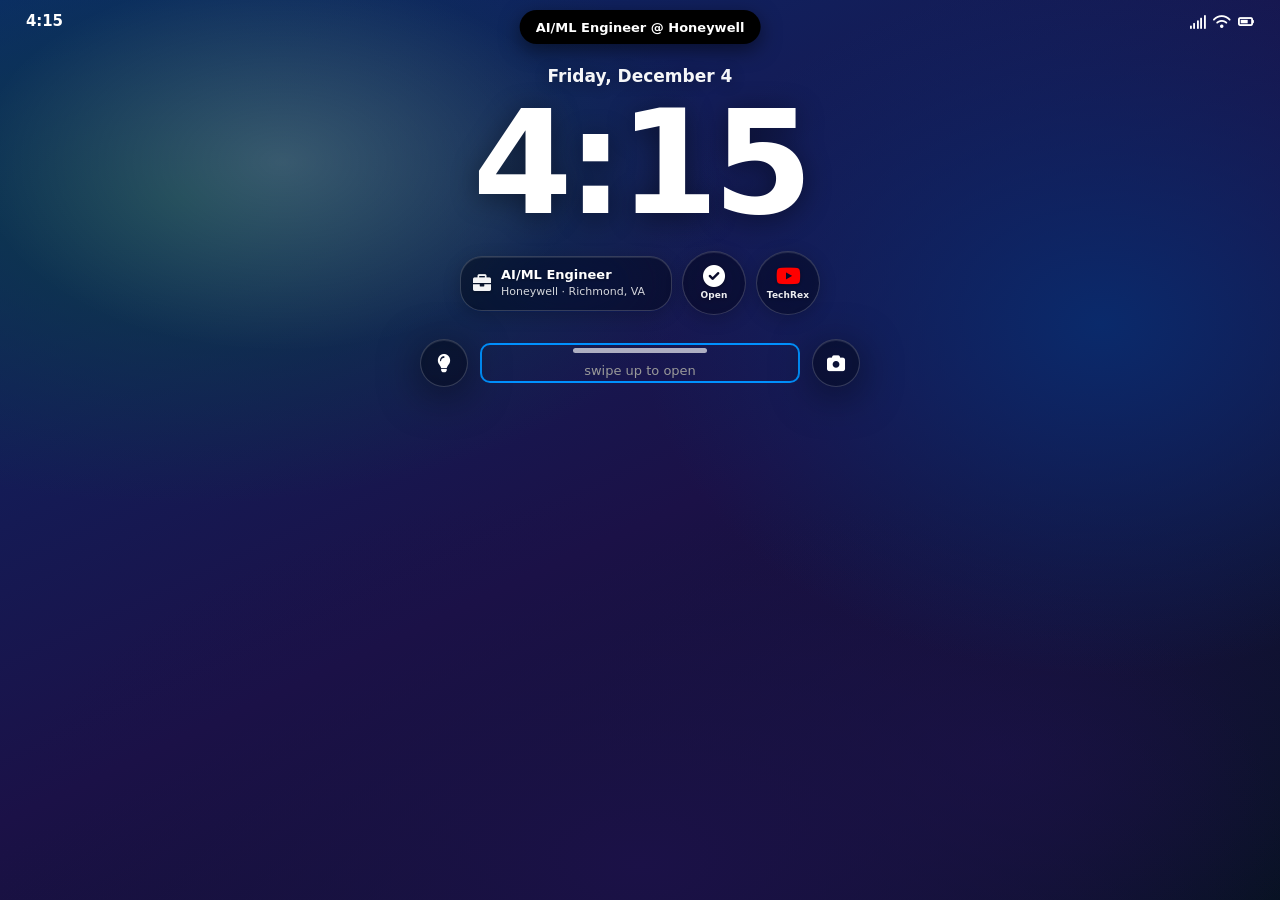
<file: IOS - portfolio/index.html>
<!DOCTYPE html>
<html lang="en" data-theme="dark">
<head>
  <meta charset="UTF-8">
  <meta name="viewport" content="width=device-width, initial-scale=1.0, viewport-fit=cover, maximum-scale=1.0, user-scalable=no">
  <title>Sai Teja Mothukuri — AI/ML Engineer</title>

  <meta name="description" content="AI/ML Engineer portfolio reimagined as an iOS 26 'Liquid Glass' interface — deep learning, Generative AI (RAG/LLM), and MLOps systems shipped end to end.">
  <meta name="author" content="Sai Teja Mothukuri">
  <meta name="theme-color" content="#06070f" media="(prefers-color-scheme: dark)">
  <meta name="theme-color" content="#eef3fb" media="(prefers-color-scheme: light)">
  <meta name="apple-mobile-web-app-capable" content="yes">
  <meta name="apple-mobile-web-app-status-bar-style" content="black-translucent">
  <meta name="apple-mobile-web-app-title" content="Sai Teja — iOS">

  <link rel="icon" type="image/svg+xml" href="assets/images/favicon.svg">
  <link rel="apple-touch-icon" href="assets/images/favicon.svg">

  <!-- Pre-paint theme (avoid flash of wrong theme) -->
  <script>
    (function () {
      try {
        var t = localStorage.getItem('ios-theme');
        if (t === 'light' || t === 'dark') {
          document.documentElement.setAttribute('data-theme', t);
        }
      } catch (e) {}
    })();
  </script>

  <!-- Fonts + icons -->
  <link rel="preconnect" href="https://fonts.googleapis.com">
  <link rel="preconnect" href="https://fonts.gstatic.com" crossorigin>
  <link href="https://fonts.googleapis.com/css2?family=Inter:wght@400;500;600;700&display=swap" rel="stylesheet">
  <link href="https://cdnjs.cloudflare.com/ajax/libs/font-awesome/6.0.0/css/all.min.css" rel="stylesheet">

  <!-- Styles (order matters: tokens first) -->
  <link rel="stylesheet" href="assets/css/tokens.css">
  <link rel="stylesheet" href="assets/css/shell.css">
  <link rel="stylesheet" href="assets/css/apps.css">
  <link rel="stylesheet" href="assets/css/ai-chat.css">
  <link rel="stylesheet" href="assets/css/rag.css">
  <link rel="stylesheet" href="assets/css/semcache.css">
  <link rel="stylesheet" href="assets/css/textsql.css">
</head>
<body>

  <!-- Wallpaper (behind everything) -->
  <div class="ios-wallpaper" aria-hidden="true"></div>

  <!-- ═══════════════════════════════════════════════════════════════════
       STATUS BAR (persistent top chrome)
  ════════════════════════════════════════════════════════════════════ -->
  <header class="status-bar" id="status-bar" role="banner">
    <span class="status-bar__time" id="status-time">9:41</span>
    <div class="status-bar__right" aria-hidden="true">
      <i class="fas fa-signal"></i>
      <i class="fas fa-wifi"></i>
      <i class="fas fa-battery-three-quarters"></i>
    </div>
  </header>

  <!-- ═══════════════════════════════════════════════════════════════════
       DYNAMIC ISLAND
  ════════════════════════════════════════════════════════════════════ -->
  <button type="button" class="dynamic-island" id="dynamic-island"
          aria-label="Status: AI/ML Engineer at Honeywell. Tap to expand.">
    <span class="dynamic-island__glyph" id="island-glyph" aria-hidden="true"></span>
    <span class="dynamic-island__text" id="island-text">AI/ML Engineer @ Honeywell</span>
  </button>

  <!-- ═══════════════════════════════════════════════════════════════════
       BOOT SCREEN
  ════════════════════════════════════════════════════════════════════ -->
  <div id="boot-screen" class="boot-screen" role="status" aria-live="polite" aria-label="Starting up">
    <div class="boot-screen__inner">
      <i class="fab fa-apple boot-screen__logo" aria-hidden="true"></i>
      <p class="boot-screen__name">Sai Teja Mothukuri</p>
      <div class="boot-screen__bar"><span id="boot-progress"></span></div>
    </div>
  </div>

  <!-- ═══════════════════════════════════════════════════════════════════
       LOCK SCREEN
  ════════════════════════════════════════════════════════════════════ -->
  <div id="lock-screen" class="lock-screen" role="dialog" aria-label="Lock screen — swipe up or press Enter to unlock">
    <div class="lock-screen__clock">
      <p class="lock-screen__date" id="lock-date">Saturday, June 21</p>
      <p class="lock-screen__time" id="lock-time">9:41</p>
    </div>

    <!-- Lock-screen widgets (Apple iOS 26 composition: time + small widgets, no notif cards) -->
    <div class="lock-widgets" id="lock-widgets" aria-label="Lock screen widgets">
      <div class="glass lock-widget lock-widget--pill" role="button" tabindex="0">
        <i class="fas fa-briefcase lock-widget__glyph" aria-hidden="true"></i>
        <div class="lock-widget__body">
          <p class="lock-widget__title">AI/ML Engineer</p>
          <p class="lock-widget__sub">Honeywell · Richmond, VA</p>
        </div>
      </div>
      <div class="glass lock-widget lock-widget--circle" role="button" tabindex="0" aria-label="Open to opportunities">
        <i class="fas fa-circle-check lock-widget__circle-glyph" aria-hidden="true"></i>
        <span class="lock-widget__circle-label">Open</span>
      </div>
      <div class="glass lock-widget lock-widget--circle lock-widget--yt" role="button" tabindex="0" aria-label="TechRex YouTube">
        <i class="fab fa-youtube lock-widget__circle-glyph" aria-hidden="true"></i>
        <span class="lock-widget__circle-label">TechRex</span>
      </div>
    </div>

    <div class="lock-screen__bottom">
      <button type="button" class="glass lock-screen__affordance" id="lock-flashlight" aria-label="Flashlight (decorative)" tabindex="-1">
        <i class="fas fa-lightbulb" aria-hidden="true"></i>
      </button>
      <button type="button" class="lock-screen__unlock" id="lock-unlock">
        <span class="lock-screen__hint">swipe up to open</span>
      </button>
      <button type="button" class="glass lock-screen__affordance" id="lock-camera" aria-label="Camera (decorative)" tabindex="-1">
        <i class="fas fa-camera" aria-hidden="true"></i>
      </button>
    </div>
  </div>

  <!-- ═══════════════════════════════════════════════════════════════════
       HOME SCREEN
  ════════════════════════════════════════════════════════════════════ -->
  <main id="home" class="home" aria-label="Home screen">

    <!-- Spotlight trigger (pull-down) -->
    <button type="button" class="home__spotlight-trigger glass" id="spotlight-trigger" aria-label="Search">
      <i class="fas fa-magnifying-glass" aria-hidden="true"></i>
      <span>Search</span>
    </button>

    <!-- Paged icon grid (rendered by ios.js from window.APPS) -->
    <div class="home__pages" id="home-pages">
      <section class="home__page" id="home-page-1" data-page="1" aria-label="Apps">
        <div class="home__grid" id="home-grid" data-grid-page="1">
          <!-- App icons injected by ios.js for page 1 -->
        </div>
      </section>
      <section class="home__page" id="home-page-2" data-page="2" aria-label="Widgets" hidden>
        <div class="home__widgets" id="home-widgets">
          <!-- Widgets injected by ios.js: clock, role, latest project, TechRex subscribe -->
        </div>
      </section>
    </div>

    <!-- Page dots -->
    <div class="home__dots" id="home-dots" role="tablist" aria-label="Home pages"></div>

    <!-- Dock (rendered by ios.js from window.APPS where dock:true) -->
    <nav class="dock glass glass--sheen" id="dock" aria-label="Dock">
      <div class="dock__grid" id="dock-grid">
        <!-- Dock icons injected by ios.js -->
      </div>
    </nav>
  </main>

  <!-- ═══════════════════════════════════════════════════════════════════
       OVERLAYS — Control Center / App Switcher / Spotlight
  ════════════════════════════════════════════════════════════════════ -->
  <div id="control-center" class="control-center" role="dialog" aria-label="Control Center" aria-hidden="true">
    <div class="control-center__panel" id="control-center-panel">
      <!-- Tiles injected by ios.js (theme toggle, brightness, links, TechRex, resume) -->
    </div>
  </div>

  <div id="app-switcher" class="app-switcher" role="dialog" aria-label="App switcher" aria-hidden="true">
    <div class="app-switcher__rail" id="app-switcher-rail">
      <!-- Open-app cards injected by ios.js -->
    </div>
  </div>

  <div id="spotlight" class="spotlight" role="dialog" aria-label="Spotlight search" aria-hidden="true">
    <div class="spotlight__panel glass">
      <div class="spotlight__field">
        <i class="fas fa-magnifying-glass" aria-hidden="true"></i>
        <input type="text" id="spotlight-input" class="spotlight__input" placeholder="Search apps and projects"
               aria-label="Search apps and projects" autocomplete="off">
      </div>
      <ul class="spotlight__results" id="spotlight-results" role="listbox" aria-label="Results"></ul>
    </div>
  </div>

  <!-- ═══════════════════════════════════════════════════════════════════
       APP SHEETS — one <section> per app.
       Static apps: empty [data-app-body] (render.js fills from content.js).
       Functional apps: FULL markup with the EXACT original element ids.
  ════════════════════════════════════════════════════════════════════ -->

  <!-- ── About (static) ──────────────────────────────────────────────── -->
  <section class="app-sheet" id="app-about" data-app="about" role="dialog" aria-modal="true" aria-labelledby="app-about-title" aria-hidden="true">
    <header class="app-sheet__bar">
      <h1 class="app-sheet__title" id="app-about-title">About</h1>
      <button type="button" class="app-sheet__close" data-app-close="about" aria-label="Close About"><i class="fas fa-chevron-down" aria-hidden="true"></i></button>
    </header>
    <div class="app-sheet__body" data-app-body></div>
  </section>

  <!-- ── Projects (static) ───────────────────────────────────────────── -->
  <section class="app-sheet" id="app-projects" data-app="projects" role="dialog" aria-modal="true" aria-labelledby="app-projects-title" aria-hidden="true">
    <header class="app-sheet__bar">
      <h1 class="app-sheet__title" id="app-projects-title">Projects</h1>
      <button type="button" class="app-sheet__close" data-app-close="projects" aria-label="Close Projects"><i class="fas fa-chevron-down" aria-hidden="true"></i></button>
    </header>
    <div class="app-sheet__body" data-app-body></div>
  </section>

  <!-- ── Ask AI (functional) — original ids: ai-chat-log, ai-chat-form,
       ai-chat-input, ai-chat-send, ai-chat-status ──────────────────────── -->
  <section class="app-sheet" id="app-askai" data-app="askai" role="dialog" aria-modal="true" aria-labelledby="app-askai-title" aria-hidden="true">
    <header class="app-sheet__bar">
      <h1 class="app-sheet__title" id="app-askai-title">Ask AI</h1>
      <button type="button" class="app-sheet__close" data-app-close="askai" aria-label="Close Ask AI"><i class="fas fa-chevron-down" aria-hidden="true"></i></button>
    </header>
    <div class="app-sheet__body app-sheet__body--flush ai-chat">
      <div class="ai-chat__log" id="ai-chat-log" role="log" aria-live="polite" aria-label="Chat with the AI assistant">
        <!-- messages injected by ai-chat.js -->
      </div>
      <form class="ai-chat__inputrow" id="ai-chat-form" autocomplete="off">
        <input type="text" id="ai-chat-input" class="ios-input ai-chat__input"
               placeholder="Ask me anything about Sai Teja…" aria-label="Your question" maxlength="400">
        <button type="submit" class="ios-btn ios-btn--primary ai-chat__send" id="ai-chat-send">Send</button>
      </form>
      <p class="ai-chat__status" id="ai-chat-status">Powered by OpenRouter · free</p>
    </div>
  </section>

  <!-- ── Messages (static contact: chat thread + working form) ─────────── -->
  <section class="app-sheet" id="app-messages" data-app="messages" role="dialog" aria-modal="true" aria-labelledby="app-messages-title" aria-hidden="true">
    <header class="app-sheet__bar">
      <h1 class="app-sheet__title" id="app-messages-title">Messages</h1>
      <button type="button" class="app-sheet__close" data-app-close="messages" aria-label="Close Messages"><i class="fas fa-chevron-down" aria-hidden="true"></i></button>
    </header>
    <div class="app-sheet__body" data-app-body></div>
  </section>

  <!-- ── Journey (static) ────────────────────────────────────────────── -->
  <section class="app-sheet" id="app-journey" data-app="journey" role="dialog" aria-modal="true" aria-labelledby="app-journey-title" aria-hidden="true">
    <header class="app-sheet__bar">
      <h1 class="app-sheet__title" id="app-journey-title">Journey</h1>
      <button type="button" class="app-sheet__close" data-app-close="journey" aria-label="Close Journey"><i class="fas fa-chevron-down" aria-hidden="true"></i></button>
    </header>
    <div class="app-sheet__body" data-app-body></div>
  </section>

  <!-- ── Skills (static) ─────────────────────────────────────────────── -->
  <section class="app-sheet" id="app-skills" data-app="skills" role="dialog" aria-modal="true" aria-labelledby="app-skills-title" aria-hidden="true">
    <header class="app-sheet__bar">
      <h1 class="app-sheet__title" id="app-skills-title">Skills</h1>
      <button type="button" class="app-sheet__close" data-app-close="skills" aria-label="Close Skills"><i class="fas fa-chevron-down" aria-hidden="true"></i></button>
    </header>
    <div class="app-sheet__body" data-app-body></div>
  </section>

  <!-- ── Achievements (static) ───────────────────────────────────────── -->
  <section class="app-sheet" id="app-achievements" data-app="achievements" role="dialog" aria-modal="true" aria-labelledby="app-achievements-title" aria-hidden="true">
    <header class="app-sheet__bar">
      <h1 class="app-sheet__title" id="app-achievements-title">Achievements</h1>
      <button type="button" class="app-sheet__close" data-app-close="achievements" aria-label="Close Achievements"><i class="fas fa-chevron-down" aria-hidden="true"></i></button>
    </header>
    <div class="app-sheet__body" data-app-body></div>
  </section>

  <!-- ── Hybrid RAG (functional) — original ids: rag-pane (guard), rag-file,
       rag-ingest, rag-ingest-status, rag-q, rag-ask, rag-status, rag-answer,
       rag-foot ─────────────────────────────────────────────────────────── -->
  <section class="app-sheet" id="app-hybridrag" data-app="hybridrag" role="dialog" aria-modal="true" aria-labelledby="app-hybridrag-title" aria-hidden="true">
    <header class="app-sheet__bar">
      <h1 class="app-sheet__title" id="app-hybridrag-title">Hybrid RAG</h1>
      <button type="button" class="app-sheet__close" data-app-close="hybridrag" aria-label="Close Hybrid RAG"><i class="fas fa-chevron-down" aria-hidden="true"></i></button>
    </header>
    <div class="app-sheet__body app-pane" id="rag-pane">
      <p class="app-intro">Upload a document, then ask about it. Retrieval fuses
        <strong>BM25 keyword search + dense embeddings</strong> via Reciprocal Rank Fusion;
        the answer is grounded in the retrieved chunks with citations.</p>

      <div class="app-row">
        <input type="file" id="rag-file" accept=".pdf,.txt,.md,.markdown" class="app-grow">
        <button type="button" id="rag-ingest" class="ios-btn ios-btn--primary">Ingest</button>
      </div>
      <div class="app-status" id="rag-ingest-status" role="status" aria-live="polite">No document loaded. (Tip: a short .txt/.md keeps you under the free embedding limit.)</div>

      <div class="app-row">
        <input type="text" id="rag-q" class="ios-input app-grow" maxlength="240" placeholder="Ask a question about the document…">
        <button type="button" id="rag-ask" class="ios-btn">Ask</button>
      </div>
      <div class="app-status" id="rag-status" role="status" aria-live="polite"></div>

      <div class="app-results" id="rag-answer"></div>

      <footer class="app-foot">
        <span id="rag-foot">BM25 + dense (RRF) · pdf.js + embeddings · answer via OpenRouter</span>
      </footer>
    </div>
  </section>

  <!-- ── Semantic Cache (functional) — original ids: sc-pane (guard), sc-q,
       sc-ask, sc-status, sc-n, sc-hits, sc-miss, sc-saved, sc-log, sc-foot,
       .ai-chip buttons ─────────────────────────────────────────────────── -->
  <section class="app-sheet" id="app-semcache" data-app="semcache" role="dialog" aria-modal="true" aria-labelledby="app-semcache-title" aria-hidden="true">
    <header class="app-sheet__bar">
      <h1 class="app-sheet__title" id="app-semcache-title">Semantic Cache</h1>
      <button type="button" class="app-sheet__close" data-app-close="semcache" aria-label="Close Semantic Cache"><i class="fas fa-chevron-down" aria-hidden="true"></i></button>
    </header>
    <div class="app-sheet__body app-pane" id="sc-pane">
      <p class="app-intro">Ask anything. The cache keys on the <strong>meaning</strong> of your prompt
        (embedding), not exact text — so a paraphrase of an earlier question returns the cached
        answer instantly and <strong>skips the LLM call</strong>. Threshold: cosine ≥ 0.85.</p>

      <div class="app-chips" id="sc-chips">
        <button type="button" class="ai-chip">What is retrieval-augmented generation?</button>
        <button type="button" class="ai-chip">Explain RAG in simple terms</button>
        <button type="button" class="ai-chip">How does a vector database work?</button>
      </div>

      <div class="app-row">
        <input type="text" id="sc-q" class="ios-input app-grow" maxlength="200" placeholder="Ask a question…">
        <button type="button" id="sc-ask" class="ios-btn ios-btn--primary">Ask</button>
      </div>
      <div class="app-status" id="sc-status" role="status" aria-live="polite"></div>

      <div class="sc-stats" id="sc-stats">
        <span>Entries: <b id="sc-n">0</b></span>
        <span>Hits: <b id="sc-hits">0</b></span>
        <span>Misses: <b id="sc-miss">0</b></span>
        <span>LLM calls saved: <b id="sc-saved">0</b></span>
      </div>

      <div class="app-results" id="sc-log"></div>

      <footer class="app-foot">
        <span id="sc-foot">Embeddings via OpenRouter · cache + cosine in your browser</span>
      </footer>
    </div>
  </section>

  <!-- ── Text-to-SQL (functional) — original ids: tsql-pane (guard),
       tsql-src-sample, tsql-src-csv, tsql-src-sql, tsql-csv, tsql-sqlfile,
       tsql-schema, tsql-chips, tsql-nl, tsql-gen, tsql-sql, tsql-run,
       tsql-guard, tsql-results, tsql-foot, .ai-chip buttons ─────────────── -->
  <section class="app-sheet" id="app-textsql" data-app="textsql" role="dialog" aria-modal="true" aria-labelledby="app-textsql-title" aria-hidden="true">
    <header class="app-sheet__bar">
      <h1 class="app-sheet__title" id="app-textsql-title">Text-to-SQL</h1>
      <button type="button" class="app-sheet__close" data-app-close="textsql" aria-label="Close Text-to-SQL"><i class="fas fa-chevron-down" aria-hidden="true"></i></button>
    </header>
    <div class="app-sheet__body app-pane" id="tsql-pane">
      <p class="app-intro">Ask in plain English. The LLM writes SQL, a guardrail validates it
        (read-only, single-statement, table-allowlist), then it runs on a real
        <strong>SQLite database in your browser</strong>.</p>

      <div class="app-datasrc">
        <span class="app-dslabel">Data source:</span>
        <button type="button" class="ios-btn" id="tsql-src-sample">Sample DB</button>
        <button type="button" class="ios-btn" id="tsql-src-csv">Upload CSV…</button>
        <button type="button" class="ios-btn" id="tsql-src-sql">Upload .sql…</button>
        <input type="file" id="tsql-csv" accept=".csv" hidden>
        <input type="file" id="tsql-sqlfile" accept=".sql,.txt" hidden>
      </div>
      <div class="app-status app-schema" id="tsql-schema" role="status" aria-live="polite"></div>

      <div class="app-chips" id="tsql-chips">
        <button type="button" class="ai-chip">Top 5 highest paid employees</button>
        <button type="button" class="ai-chip">Average salary by department</button>
        <button type="button" class="ai-chip">Who was hired most recently?</button>
        <button type="button" class="ai-chip">Headcount per city</button>
      </div>

      <label class="app-label" for="tsql-nl">Your question</label>
      <div class="app-row">
        <input type="text" id="tsql-nl" class="ios-input app-grow" maxlength="200"
               placeholder="e.g. which department has the highest average salary?">
        <button type="button" id="tsql-gen" class="ios-btn ios-btn--primary">Generate SQL</button>
      </div>

      <label class="app-label" for="tsql-sql">SQL (editable)</label>
      <textarea id="tsql-sql" class="ios-textarea app-sql" rows="4" spellcheck="false"
                placeholder="SELECT ... (generated SQL appears here; you can edit and Run)"></textarea>
      <div class="app-row">
        <button type="button" id="tsql-run" class="ios-btn">▶ Run query</button>
        <span class="app-status" id="tsql-guard" role="alert" aria-live="assertive"></span>
      </div>

      <div class="app-results" id="tsql-results"></div>

      <footer class="app-foot">
        <span id="tsql-foot">SQLite (sql.js) in your browser · NL→SQL via OpenRouter</span>
      </footer>
    </div>
  </section>

  <!-- ── Settings (static) ───────────────────────────────────────────── -->
  <section class="app-sheet" id="app-settings" data-app="settings" role="dialog" aria-modal="true" aria-labelledby="app-settings-title" aria-hidden="true">
    <header class="app-sheet__bar">
      <h1 class="app-sheet__title" id="app-settings-title">Settings</h1>
      <button type="button" class="app-sheet__close" data-app-close="settings" aria-label="Close Settings"><i class="fas fa-chevron-down" aria-hidden="true"></i></button>
    </header>
    <div class="app-sheet__body" data-app-body></div>
  </section>

  <!-- ═══════════════════════════════════════════════════════════════════
       SCRIPTS (defer, in order)
  ════════════════════════════════════════════════════════════════════ -->
  <script defer src="assets/js/content.js"></script>
  <script defer src="assets/js/apps.config.js"></script>
  <script defer src="assets/js/ios.js"></script>
  <script defer src="assets/js/render.js"></script>
  <script defer src="assets/js/apps/ai-chat.js"></script>
  <script defer src="assets/js/apps/rag.js"></script>
  <script defer src="assets/js/apps/semcache.js"></script>
  <script defer src="assets/js/apps/textsql.js"></script>
</body>
</html>
</file>
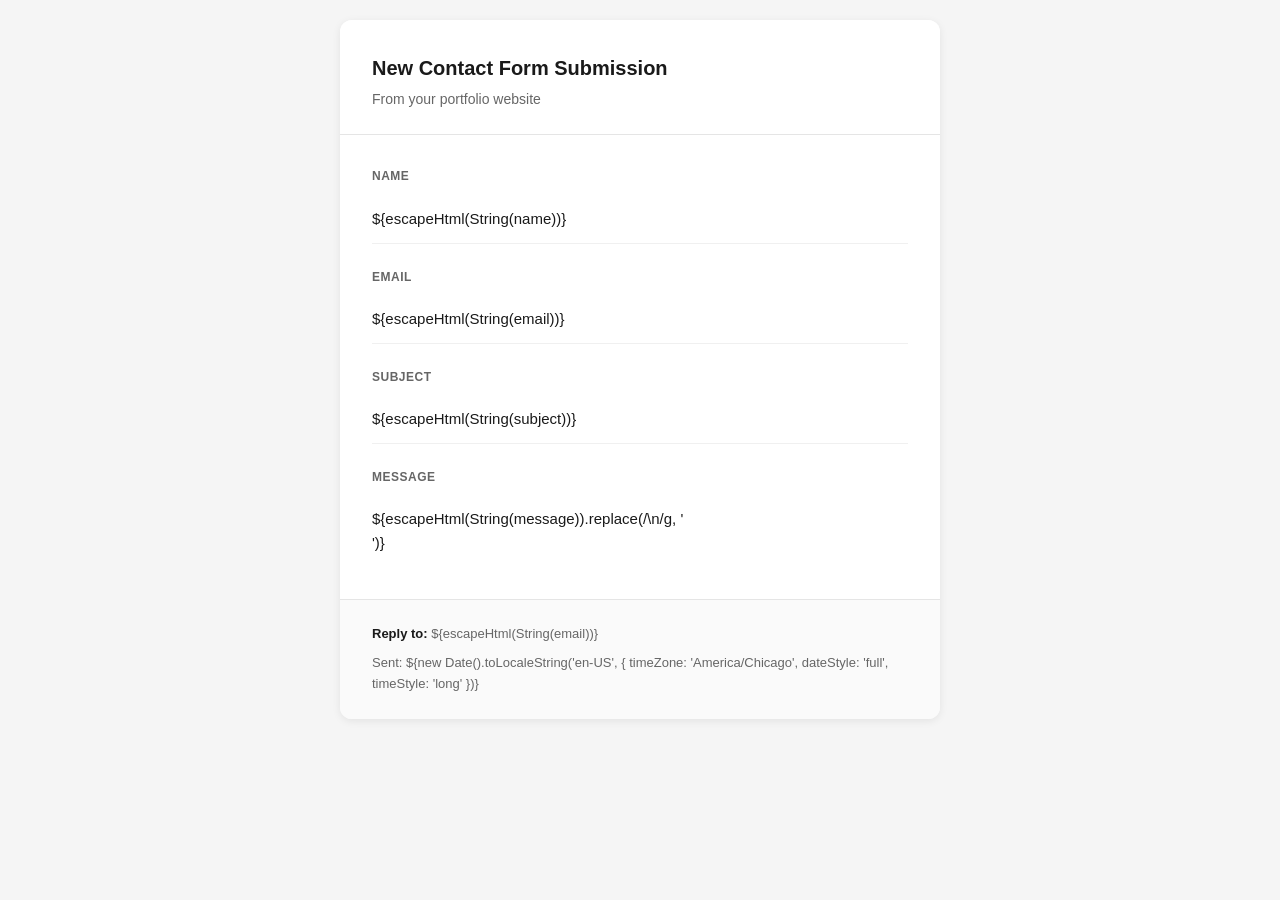
<file: ses_html.html>
<!DOCTYPE html>
<html lang="en">
<head>
    <meta charset="UTF-8">
    <meta name="viewport" content="width=device-width, initial-scale=1.0">
    <style>
        * {
            margin: 0;
            padding: 0;
            box-sizing: border-box;
        }
        
        body {
            font-family: -apple-system, BlinkMacSystemFont, 'Segoe UI', Roboto, 'Helvetica Neue', Arial, sans-serif;
            line-height: 1.6;
            color: #1a1a1a;
            background-color: #f5f5f5;
            padding: 20px;
        }
        
        .container {
            max-width: 600px;
            margin: 0 auto;
            background: #ffffff;
            border-radius: 12px;
            overflow: hidden;
            box-shadow: 0 2px 8px rgba(0, 0, 0, 0.08);
        }
        
        .header {
            background: #ffffff;
            padding: 32px 32px 24px;
            border-bottom: 1px solid #e5e5e5;
        }
        
        .header h2 {
            font-size: 20px;
            font-weight: 600;
            color: #1a1a1a;
            margin-bottom: 4px;
        }
        
        .header p {
            font-size: 14px;
            color: #666;
            margin: 0;
        }
        
        .content {
            padding: 32px;
        }
        
        .field {
            margin-bottom: 24px;
        }
        
        .field:last-of-type {
            margin-bottom: 0;
        }
        
        .label {
            font-size: 12px;
            font-weight: 600;
            color: #666;
            text-transform: uppercase;
            letter-spacing: 0.5px;
            margin-bottom: 8px;
        }
        
        .value {
            font-size: 15px;
            color: #1a1a1a;
            line-height: 1.6;
            padding: 12px 0;
            border-bottom: 1px solid #f0f0f0;
        }
        
        .field:last-of-type .value {
            border-bottom: none;
        }
        
        .message-value {
            white-space: pre-wrap;
            word-wrap: break-word;
        }
        
        .footer {
            padding: 24px 32px;
            background: #fafafa;
            border-top: 1px solid #e5e5e5;
            font-size: 13px;
            color: #666;
        }
        
        .footer p {
            margin-bottom: 8px;
        }
        
        .footer p:last-child {
            margin-bottom: 0;
        }
        
        .footer strong {
            color: #1a1a1a;
            font-weight: 600;
        }
        
        @media only screen and (max-width: 600px) {
            body {
                padding: 0;
            }
            
            .container {
                border-radius: 0;
            }
            
            .header,
            .content,
            .footer {
                padding: 24px 20px;
            }
        }
    </style>
</head>
<body>
    <div class="container">
        <div class="header">
            <h2>New Contact Form Submission</h2>
            <p>From your portfolio website</p>
        </div>
        
        <div class="content">
            <div class="field">
                <div class="label">Name</div>
                <div class="value">${escapeHtml(String(name))}</div>
            </div>
            
            <div class="field">
                <div class="label">Email</div>
                <div class="value">${escapeHtml(String(email))}</div>
            </div>
            
            <div class="field">
                <div class="label">Subject</div>
                <div class="value">${escapeHtml(String(subject))}</div>
            </div>
            
            <div class="field">
                <div class="label">Message</div>
                <div class="value message-value">${escapeHtml(String(message)).replace(/\n/g, '<br>')}</div>
            </div>
        </div>
        
        <div class="footer">
            <p><strong>Reply to:</strong> ${escapeHtml(String(email))}</p>
            <p>Sent: ${new Date().toLocaleString('en-US', {
                timeZone: 'America/Chicago',
                dateStyle: 'full',
                timeStyle: 'long'
            })}</p>
        </div>
    </div>
</body>
</html>
</file>
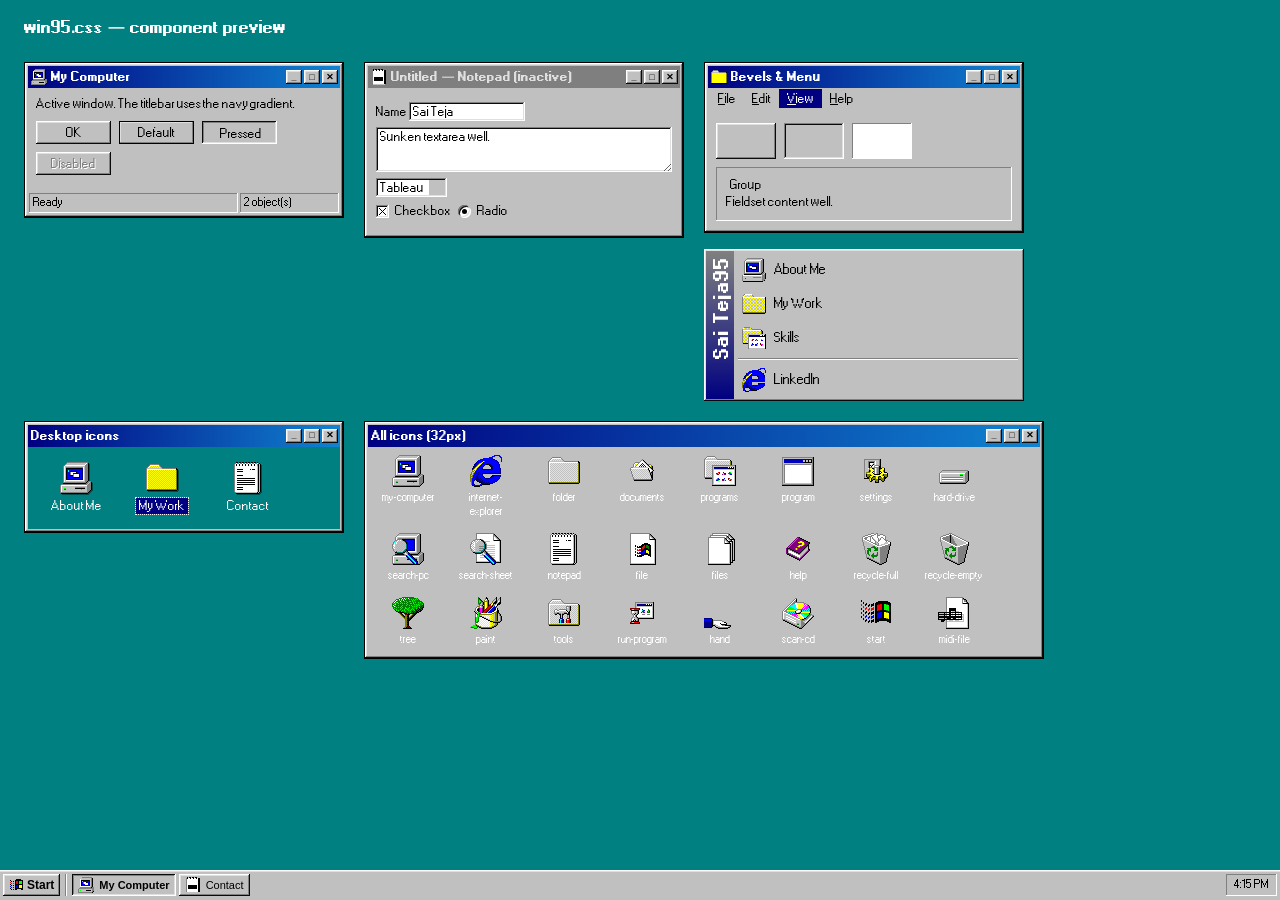
<file: win95-components.html>
<!DOCTYPE html>
<html lang="en">
<head>
<meta charset="UTF-8">
<meta name="viewport" content="width=device-width, initial-scale=1.0">
<title>win95.css — Components Preview</title>
<link rel="stylesheet" href="assets/css/win95.css">
<style>
  body { margin: 0; background: #008080; font-family: "MS Sans Serif", sans-serif; }
  .sheet { display: flex; flex-wrap: wrap; gap: 20px; padding: 24px; align-items: flex-start; }
  .demo { width: 320px; }
  h1 { color: #fff; padding: 16px 24px 0; margin: 0; font-size: 16px; }
  .row { display: flex; gap: 8px; align-items: center; flex-wrap: wrap; margin: 6px 0; }
  .iconwall { display: flex; flex-wrap: wrap; gap: 14px; }
  .iconwall figure { margin: 0; width: 64px; text-align: center; color: #fff; font-size: 10px; }
</style>
</head>
<body class="w95">
<h1>win95.css — component preview</h1>
<div class="sheet">

  <!-- Window with everything -->
  <div class="demo">
    <div class="w95-window">
      <div class="w95-titlebar">
        <img class="w95-titlebar__icon" src="assets/win95/icons/my-computer.png" alt="">
        <span class="w95-titlebar__caption">My Computer</span>
        <div class="w95-titlebar__controls">
          <button class="w95-ctrl" aria-label="Minimize">_</button>
          <button class="w95-ctrl" aria-label="Maximize">□</button>
          <button class="w95-ctrl" aria-label="Close">✕</button>
        </div>
      </div>
      <div class="w95-window__body">
        <p style="margin:0 0 8px">Active window. The titlebar uses the navy gradient.</p>
        <div class="row">
          <button class="w95-btn">OK</button>
          <button class="w95-btn w95-btn--default">Default</button>
          <button class="w95-btn is-pressed">Pressed</button>
          <button class="w95-btn" disabled>Disabled</button>
        </div>
      </div>
      <div class="w95-window__statusbar">
        <span class="w95-statusfield w95-statusfield--grow">Ready</span>
        <span class="w95-statusfield">2 object(s)</span>
      </div>
    </div>
  </div>

  <!-- Inactive window + form controls -->
  <div class="demo">
    <div class="w95-window">
      <div class="w95-titlebar is-inactive">
        <img class="w95-titlebar__icon" src="assets/win95/icons/notepad.png" alt="">
        <span class="w95-titlebar__caption">Untitled — Notepad (inactive)</span>
        <div class="w95-titlebar__controls">
          <button class="w95-ctrl">_</button><button class="w95-ctrl">□</button><button class="w95-ctrl">✕</button>
        </div>
      </div>
      <div class="w95-window__body">
        <div class="row"><label>Name <input class="w95-input" value="Sai Teja"></label></div>
        <div class="row"><textarea class="w95-textarea" rows="3" style="width:100%">Sunken textarea well.</textarea></div>
        <div class="row">
          <select class="w95-select"><option>Tableau</option><option>Power BI</option></select>
        </div>
        <div class="row">
          <label class="w95-check"><input type="checkbox" checked><span class="w95-check__box"></span>Checkbox</label>
          <label class="w95-check w95-check--radio"><input type="radio" name="r" checked><span class="w95-check__box"></span>Radio</label>
        </div>
      </div>
    </div>
  </div>

  <!-- Menu bar + bevels + start menu -->
  <div class="demo">
    <div class="w95-window">
      <div class="w95-titlebar">
        <img class="w95-titlebar__icon" src="assets/win95/icons/folder.png" alt="">
        <span class="w95-titlebar__caption">Bevels &amp; Menu</span>
        <div class="w95-titlebar__controls"><button class="w95-ctrl">_</button><button class="w95-ctrl">□</button><button class="w95-ctrl">✕</button></div>
      </div>
      <div class="w95-menubar">
        <button class="w95-menubar__item"><u>F</u>ile</button>
        <button class="w95-menubar__item"><u>E</u>dit</button>
        <button class="w95-menubar__item is-open"><u>V</u>iew</button>
        <button class="w95-menubar__item"><u>H</u>elp</button>
      </div>
      <div class="w95-window__body">
        <div class="row">
          <div class="w95-raised" style="width:60px;height:36px"></div>
          <div class="w95-sunken" style="width:60px;height:36px"></div>
          <div class="w95-sunken-thin" style="width:60px;height:36px"></div>
        </div>
        <div class="w95-fieldset" style="margin-top:8px">
          <legend>Group</legend>
          <span>Fieldset content well.</span>
        </div>
      </div>
    </div>

    <div class="w95-startmenu" style="margin-top:16px">
      <div class="w95-startmenu__banner">Sai Teja<b>95</b></div>
      <div class="w95-startmenu__list">
        <a class="w95-startmenu__item"><img src="assets/win95/icons/my-computer.png" alt="">About Me</a>
        <a class="w95-startmenu__item"><img src="assets/win95/icons/folder.png" alt="">My Work</a>
        <a class="w95-startmenu__item"><img src="assets/win95/icons/programs.png" alt="">Skills</a>
        <div class="w95-startmenu__divider"></div>
        <a class="w95-startmenu__item"><img src="assets/win95/icons/internet-explorer.png" alt="">LinkedIn</a>
      </div>
    </div>
  </div>

  <!-- Desktop icons -->
  <div class="demo">
    <div class="w95-window">
      <div class="w95-titlebar"><span class="w95-titlebar__caption">Desktop icons</span>
        <div class="w95-titlebar__controls"><button class="w95-ctrl">_</button><button class="w95-ctrl">□</button><button class="w95-ctrl">✕</button></div></div>
      <div class="w95-window__body w95-desktop" style="display:flex;gap:6px;flex-wrap:wrap">
        <div class="w95-deskicon"><img src="assets/win95/icons/my-computer.png" alt=""><span class="w95-deskicon__label">About Me</span></div>
        <div class="w95-deskicon is-selected"><img src="assets/win95/icons/folder.png" alt=""><span class="w95-deskicon__label">My Work</span></div>
        <div class="w95-deskicon"><img src="assets/win95/icons/notepad.png" alt=""><span class="w95-deskicon__label">Contact</span></div>
      </div>
    </div>
  </div>

  <!-- All icons -->
  <div class="demo" style="width:680px">
    <div class="w95-window">
      <div class="w95-titlebar"><span class="w95-titlebar__caption">All icons (32px)</span>
        <div class="w95-titlebar__controls"><button class="w95-ctrl">_</button><button class="w95-ctrl">□</button><button class="w95-ctrl">✕</button></div></div>
      <div class="w95-window__body iconwall" id="iconwall"></div>
    </div>
  </div>

</div>

<!-- Taskbar -->
<div class="w95-taskbar" style="position:fixed;bottom:0;left:0;right:0">
  <button class="w95-start"><img class="w95-start__logo" src="assets/win95/icons/start.png" alt="">Start</button>
  <div class="w95-taskbar__divider"></div>
  <div class="w95-taskbar__tasks">
    <button class="w95-task is-active"><img class="w95-task__icon" src="assets/win95/icons/my-computer.png" alt=""><span class="w95-task__label">My Computer</span></button>
    <button class="w95-task"><img class="w95-task__icon" src="assets/win95/icons/notepad.png" alt=""><span class="w95-task__label">Contact</span></button>
  </div>
  <div class="w95-tray"><span id="clock">10:36 AM</span></div>
</div>

<script>
  // Populate icon wall from the known icon set
  var icons = ["my-computer","internet-explorer","folder","documents","programs","program","settings","hard-drive","search-pc","search-sheet","notepad","file","files","help","recycle-full","recycle-empty","tree","paint","tools","run-program","hand","scan-cd","start","midi-file"];
  var wall = document.getElementById("iconwall");
  icons.forEach(function(n){
    var fig = document.createElement("figure");
    fig.innerHTML = '<img src="assets/win95/icons/'+n+'.png" width="32" height="32" style="image-rendering:pixelated" alt=""><figcaption>'+n+'</figcaption>';
    wall.appendChild(fig);
  });
  // Live clock
  function tick(){ var d=new Date(); var h=d.getHours(), m=d.getMinutes(); var ap=h>=12?'PM':'AM'; h=h%12||12; document.getElementById("clock").textContent=h+':'+(m<10?'0':'')+m+' '+ap; }
  tick(); setInterval(tick,10000);
</script>
</body>
</html>
</file>
<file: assets/css/win95.css>
/* ============================================================================
   win95.css — Windows 95 component library (shared base)
   Source: Figma "Windows 95 UI Kit" (file 0CeknIYfTElGQfiALkaDsH)
   Framework-free. Used by both portfolio variants (desktop sim + themed layout).

   Sections:
     1. Fonts
     2. Tokens (:root)
     3. Base / reset
     4. Bevels (raised / sunken / pressed)  ← the signature 3D look
     5. Window frame (titlebar, controls, body, statusbar)
     6. Buttons
     7. Form controls (text, textarea, select, number, checkbox, radio)
     8. Menu bar
     9. Taskbar + Start button + clock
    10. Start menu
    11. Desktop + desktop icons
    12. Icon sprite helpers (maps to assets/win95/icons/*.png)
    13. Utilities
   ========================================================================== */

/* 1. Fonts ----------------------------------------------------------------- */
@font-face {
  font-family: "MS Sans Serif";
  src: url("../win95/fonts/ms_sans_serif.woff") format("woff");
  font-weight: normal;
  font-style: normal;
  font-display: swap;
}
@font-face {
  font-family: "MS Sans Serif";
  src: url("../win95/fonts/ms_sans_serif_bold.woff") format("woff");
  font-weight: bold;
  font-style: normal;
  font-display: swap;
}

/* 2. Tokens ---------------------------------------------------------------- */
:root {
  /* Palette (from kit Color Codes) */
  --w95-teal:        #008080;
  --w95-silver:      #c0c0c0;
  --w95-navy:        #000080;
  --w95-gray-dark:   #7f7f7f;
  --w95-gray-light:  #dfdfdf;
  --w95-white:       #ffffff;
  --w95-black:       #000000;
  --w95-titlebar-inactive: #7f7f7f;
  --w95-navy-grad:   linear-gradient(90deg, #000080 0%, #1084d0 100%);

  /* Surfaces */
  --w95-face:        var(--w95-silver);
  --w95-text:        var(--w95-black);
  --w95-text-disabled: var(--w95-gray-dark);
  --w95-link:        #0000ff;

  /* Bevel ink */
  --w95-hi-out: #ffffff;   /* outer highlight */
  --w95-hi-in:  #dfdfdf;   /* inner highlight */
  --w95-sh-in:  #808080;   /* inner shadow (mid gray) */
  --w95-sh-out: #0a0a0a;   /* outer shadow (near-black) */

  /* Metrics */
  --w95-font: "MS Sans Serif", "Pixelated MS Sans Serif", Tahoma, Geneva, sans-serif;
  --w95-font-size: 12px;
  --w95-titlebar-h: 22px;
  --w95-radius: 0px;
}

/* 3. Base / reset ---------------------------------------------------------- */
.w95 {
  font-family: var(--w95-font);
  font-size: var(--w95-font-size);
  line-height: 1.4;
  color: var(--w95-text);
  -webkit-font-smoothing: none;
  -moz-osx-font-smoothing: grayscale;
  font-smooth: never;
  text-rendering: optimizeSpeed;
}
.w95 *,
.w95 *::before,
.w95 *::after { box-sizing: border-box; }

/* 4. Bevels ---------------------------------------------------------------
   Classic 4-layer box-shadow bevels. Apply to any element with a silver face. */
.w95-raised {
  background: var(--w95-face);
  box-shadow:
    inset -1px -1px var(--w95-sh-out),
    inset  1px  1px var(--w95-hi-out),
    inset -2px -2px var(--w95-sh-in),
    inset  2px  2px var(--w95-hi-in);
}
.w95-sunken {
  background: var(--w95-face);
  box-shadow:
    inset -1px -1px var(--w95-hi-out),
    inset  1px  1px var(--w95-sh-in),
    inset -2px -2px var(--w95-hi-in),
    inset  2px  2px var(--w95-sh-out);
}
/* Thin single-line sunken (used for wells, status fields, content areas) */
.w95-sunken-thin {
  background: var(--w95-white);
  box-shadow:
    inset -1px -1px var(--w95-hi-out),
    inset  1px  1px var(--w95-sh-in);
}
/* Window outer bevel (lighter inner highlight than a button) */
.w95-window-bevel {
  background: var(--w95-face);
  box-shadow:
    inset -1px -1px var(--w95-sh-out),
    inset  1px  1px var(--w95-hi-in),
    inset -2px -2px var(--w95-sh-in),
    inset  2px  2px var(--w95-hi-out);
}

/* 5. Window frame ---------------------------------------------------------- */
.w95-window {
  background: var(--w95-face);
  border: 1px solid var(--w95-black);
  box-shadow:
    inset -1px -1px var(--w95-sh-out),
    inset  1px  1px var(--w95-hi-out),
    inset -2px -2px var(--w95-sh-in),
    inset  2px  2px var(--w95-hi-in);
  padding: 3px;
  color: var(--w95-text);
  font-family: var(--w95-font);
}

.w95-titlebar {
  display: flex;
  align-items: center;
  gap: 4px;
  height: var(--w95-titlebar-h);
  padding: 2px 2px 2px 3px;
  background: var(--w95-navy-grad);
  color: var(--w95-white);
  font-weight: bold;
  user-select: none;
}
.w95-titlebar.is-inactive {
  background: var(--w95-titlebar-inactive);
  color: var(--w95-gray-light);
}
.w95-titlebar__icon { width: 16px; height: 16px; flex: 0 0 16px; image-rendering: pixelated; }
.w95-titlebar__caption {
  flex: 1 1 auto;
  white-space: nowrap;
  overflow: hidden;
  text-overflow: ellipsis;
  font-size: 12px;
}
.w95-titlebar__controls { display: flex; gap: 2px; }

/* Title bar control buttons (minimize / maximize / close) */
.w95-ctrl {
  width: 16px;
  height: 14px;
  display: grid;
  place-items: center;
  padding: 0;
  border: none;
  background: var(--w95-face);
  box-shadow:
    inset -1px -1px var(--w95-sh-out),
    inset  1px  1px var(--w95-hi-out),
    inset -2px -2px var(--w95-sh-in),
    inset  2px  2px var(--w95-hi-in);
  font-family: var(--w95-font);
  font-size: 9px;
  font-weight: bold;
  line-height: 1;
  color: var(--w95-black);
  cursor: pointer;
}
.w95-ctrl:active {
  box-shadow:
    inset -1px -1px var(--w95-hi-out),
    inset  1px  1px var(--w95-sh-out),
    inset -2px -2px var(--w95-hi-in),
    inset  2px  2px var(--w95-sh-in);
}
.w95-ctrl svg { display: block; }

.w95-window__body {
  padding: 8px;
  background: var(--w95-face);
}
.w95-window__statusbar {
  display: flex;
  gap: 2px;
  margin-top: 3px;
  padding: 1px;
}
.w95-statusfield {
  flex: 1 1 auto;
  padding: 2px 4px;
  background: var(--w95-face);
  box-shadow:
    inset -1px -1px var(--w95-hi-out),
    inset  1px  1px var(--w95-sh-in);
  font-size: 11px;
}
.w95-statusfield--grow { flex: 4 1 auto; }

/* 6. Buttons --------------------------------------------------------------- */
.w95-btn {
  min-width: 75px;
  min-height: 23px;
  padding: 4px 12px;
  border: none;
  background: var(--w95-face);
  color: var(--w95-black);
  font-family: var(--w95-font);
  font-size: 12px;
  text-align: center;
  cursor: pointer;
  box-shadow:
    inset -1px -1px var(--w95-sh-out),
    inset  1px  1px var(--w95-hi-out),
    inset -2px -2px var(--w95-sh-in),
    inset  2px  2px var(--w95-hi-in);
}
.w95-btn:active,
.w95-btn.is-pressed {
  padding: 5px 11px 3px 13px;       /* nudge content down-right */
  box-shadow:
    inset -1px -1px var(--w95-hi-out),
    inset  1px  1px var(--w95-sh-out),
    inset -2px -2px var(--w95-hi-in),
    inset  2px  2px var(--w95-sh-in);
}
.w95-btn:focus-visible {
  outline: 1px dotted var(--w95-black);
  outline-offset: -4px;
}
.w95-btn--default {                 /* "preferred" / default action */
  box-shadow:
    inset 0 0 0 1px var(--w95-black),
    inset -1px -1px var(--w95-sh-out),
    inset  1px  1px var(--w95-hi-out),
    inset -2px -2px var(--w95-sh-in),
    inset  2px  2px var(--w95-hi-in);
}
.w95-btn:disabled,
.w95-btn.is-disabled {
  color: var(--w95-gray-dark);
  text-shadow: 1px 1px 0 var(--w95-white);
  cursor: default;
}
.w95-btn:disabled:active { padding: 4px 12px; }

/* 7. Form controls --------------------------------------------------------- */
.w95-input,
.w95-textarea,
.w95-select {
  padding: 3px 4px;
  border: none;
  background: var(--w95-white);
  color: var(--w95-black);
  font-family: var(--w95-font);
  font-size: 12px;
  box-shadow:
    inset -1px -1px var(--w95-hi-out),
    inset  1px  1px var(--w95-sh-in),
    inset -2px -2px var(--w95-hi-in),
    inset  2px  2px var(--w95-sh-out);
}
.w95-input:focus,
.w95-textarea:focus,
.w95-select:focus { outline: none; }
.w95-textarea { resize: vertical; }
.w95-input:disabled,
.w95-textarea:disabled { background: var(--w95-face); color: var(--w95-gray-dark); }

/* Select with classic dropdown arrow button */
.w95-select {
  appearance: none;
  -webkit-appearance: none;
  padding-right: 22px;
  background-image:
    linear-gradient(var(--w95-face), var(--w95-face));
  background-repeat: no-repeat;
  background-position: right 2px center;
  background-size: 16px 18px;
}

/* Checkbox / radio (custom pixel indicators) */
.w95-check { display: inline-flex; align-items: center; gap: 6px; cursor: pointer; user-select: none; }
.w95-check input { position: absolute; opacity: 0; width: 0; height: 0; }
.w95-check__box {
  width: 13px; height: 13px; flex: 0 0 13px;
  background: var(--w95-white);
  box-shadow:
    inset -1px -1px var(--w95-hi-out),
    inset  1px  1px var(--w95-sh-in),
    inset -2px -2px var(--w95-hi-in),
    inset  2px  2px var(--w95-sh-out);
  display: grid; place-items: center;
}
.w95-check input:checked + .w95-check__box::after {
  content: "";
  width: 7px; height: 7px;
  background:
    linear-gradient(45deg, transparent 45%, var(--w95-black) 45% 55%, transparent 55%),
    linear-gradient(-45deg, transparent 45%, var(--w95-black) 45% 55%, transparent 55%);
}
.w95-check--radio .w95-check__box { border-radius: 50%; }
.w95-check--radio input:checked + .w95-check__box::after {
  width: 5px; height: 5px; border-radius: 50%;
  background: var(--w95-black);
}
.w95-check input:focus-visible + .w95-check__box { outline: 1px dotted var(--w95-black); outline-offset: 1px; }

/* 8. Menu bar -------------------------------------------------------------- */
.w95-menubar {
  display: flex;
  gap: 0;
  padding: 1px 2px;
  background: var(--w95-face);
  font-size: 12px;
}
.w95-menubar__item {
  padding: 3px 8px;
  cursor: pointer;
  color: var(--w95-black);
  background: transparent;
  border: none;
  font-family: var(--w95-font);
  font-size: 12px;
}
.w95-menubar__item:hover,
.w95-menubar__item.is-open {
  background: var(--w95-navy);
  color: var(--w95-white);
}
.w95-menubar__item u { text-decoration: underline; }

/* 9. Taskbar --------------------------------------------------------------- */
.w95-taskbar {
  display: flex;
  align-items: center;
  gap: 4px;
  height: 30px;
  padding: 2px 3px;
  background: var(--w95-face);
  box-shadow:
    inset 0 1px var(--w95-hi-out),
    inset 0 2px var(--w95-hi-in);
}
.w95-start {
  display: inline-flex;
  align-items: center;
  gap: 4px;
  height: 22px;
  padding: 2px 6px 2px 4px;
  font-weight: bold;
  font-size: 12px;
  border: none;
  background: var(--w95-face);
  color: var(--w95-black);
  cursor: pointer;
  box-shadow:
    inset -1px -1px var(--w95-sh-out),
    inset  1px  1px var(--w95-hi-out),
    inset -2px -2px var(--w95-sh-in),
    inset  2px  2px var(--w95-hi-in);
}
.w95-start.is-pressed,
.w95-start:active {
  box-shadow:
    inset -1px -1px var(--w95-hi-out),
    inset  1px  1px var(--w95-sh-out),
    inset -2px -2px var(--w95-hi-in),
    inset  2px  2px var(--w95-sh-in);
}
.w95-start__logo { width: 16px; height: 16px; image-rendering: pixelated; }
.w95-taskbar__divider { width: 2px; align-self: stretch; margin: 2px 1px;
  box-shadow: inset -1px 0 var(--w95-hi-out), inset 1px 0 var(--w95-sh-in); }
.w95-taskbar__tasks { display: flex; gap: 3px; flex: 1 1 auto; overflow: hidden; }
.w95-task {
  display: inline-flex; align-items: center; gap: 5px;
  min-width: 0; max-width: 160px; height: 22px; padding: 2px 6px;
  font-size: 11px; border: none; cursor: pointer;
  background: var(--w95-face); color: var(--w95-black);
  box-shadow:
    inset -1px -1px var(--w95-sh-out),
    inset  1px  1px var(--w95-hi-out),
    inset -2px -2px var(--w95-sh-in),
    inset  2px  2px var(--w95-hi-in);
}
.w95-task.is-active {
  box-shadow:
    inset -1px -1px var(--w95-hi-out),
    inset  1px  1px var(--w95-sh-out),
    inset -2px -2px var(--w95-hi-in),
    inset  2px  2px var(--w95-sh-in);
  font-weight: bold;
}
.w95-task__icon { width: 16px; height: 16px; flex: 0 0 16px; image-rendering: pixelated; }
.w95-task__label { white-space: nowrap; overflow: hidden; text-overflow: ellipsis; }
.w95-tray {
  display: inline-flex; align-items: center; gap: 6px;
  height: 22px; padding: 2px 8px; font-size: 11px;
  box-shadow:
    inset -1px -1px var(--w95-hi-out),
    inset  1px  1px var(--w95-sh-in);
}

/* 10. Start menu ----------------------------------------------------------- */
.w95-startmenu {
  display: flex;
  min-width: 200px;
  background: var(--w95-face);
  box-shadow:
    inset -1px -1px var(--w95-sh-out),
    inset  1px  1px var(--w95-hi-out),
    inset -2px -2px var(--w95-sh-in),
    inset  2px  2px var(--w95-hi-in);
  padding: 2px;
}
.w95-startmenu__banner {
  width: 28px; flex: 0 0 28px;
  background: linear-gradient(0deg, #808080, var(--w95-navy));
  writing-mode: vertical-rl;
  transform: rotate(180deg);
  color: var(--w95-white);
  font-weight: bold;
  font-size: 18px;
  text-align: right;
  padding: 6px 4px;
  letter-spacing: 1px;
}
.w95-startmenu__banner b { color: var(--w95-white); }
.w95-startmenu__list { flex: 1 1 auto; padding: 2px; }
.w95-startmenu__item {
  display: flex; align-items: center; gap: 8px;
  width: 100%; padding: 5px 16px 5px 6px;
  border: none; background: transparent; cursor: pointer;
  font-family: var(--w95-font); font-size: 13px; color: var(--w95-black);
  text-align: left; text-decoration: none;
}
.w95-startmenu__item:hover,
.w95-startmenu__item:focus-visible {
  background: var(--w95-navy); color: var(--w95-white); outline: none;
}
.w95-startmenu__item img { width: 24px; height: 24px; image-rendering: pixelated; }
.w95-startmenu__divider { height: 2px; margin: 3px 2px;
  box-shadow: inset 0 -1px var(--w95-hi-out), inset 0 1px var(--w95-sh-in); }

/* 11. Desktop + desktop icons --------------------------------------------- */
.w95-desktop { background: var(--w95-teal); }
.w95-deskicon {
  display: flex; flex-direction: column; align-items: center; gap: 4px;
  width: 80px; padding: 6px 4px; cursor: pointer; user-select: none;
  background: transparent; border: 1px solid transparent;
  color: var(--w95-white); font-size: 12px; text-align: center;
}
.w95-deskicon img { width: 32px; height: 32px; image-rendering: pixelated;
  filter: drop-shadow(1px 1px 0 rgba(0,0,0,.4)); }
.w95-deskicon__label { padding: 1px 3px; line-height: 1.2; }
.w95-deskicon.is-selected { }
.w95-deskicon.is-selected .w95-deskicon__label {
  background: var(--w95-navy); color: var(--w95-white);
  outline: 1px dotted var(--w95-white);
}
.w95-deskicon:focus-visible { outline: 1px dotted var(--w95-white); }

/* 12. Icon helpers --------------------------------------------------------
   Background-image helpers. Add .w95-ico + a modifier; set width/height
   (16 or 32). Files live in assets/win95/icons/. */
[class*="w95-ico--"] { background-repeat: no-repeat; background-position: center;
  background-size: contain; image-rendering: pixelated; display: inline-block; }
.w95-ico--my-computer   { background-image: url("../win95/icons/my-computer.png"); }
.w95-ico--internet      { background-image: url("../win95/icons/internet-explorer.png"); }
.w95-ico--folder        { background-image: url("../win95/icons/folder.png"); }
.w95-ico--documents     { background-image: url("../win95/icons/documents.png"); }
.w95-ico--programs      { background-image: url("../win95/icons/programs.png"); }
.w95-ico--program       { background-image: url("../win95/icons/program.png"); }
.w95-ico--settings      { background-image: url("../win95/icons/settings.png"); }
.w95-ico--hard-drive    { background-image: url("../win95/icons/hard-drive.png"); }
.w95-ico--search-pc     { background-image: url("../win95/icons/search-pc.png"); }
.w95-ico--search-sheet  { background-image: url("../win95/icons/search-sheet.png"); }
.w95-ico--notepad       { background-image: url("../win95/icons/notepad.png"); }
.w95-ico--file          { background-image: url("../win95/icons/file.png"); }
.w95-ico--files         { background-image: url("../win95/icons/files.png"); }
.w95-ico--help          { background-image: url("../win95/icons/help.png"); }
.w95-ico--recycle-full  { background-image: url("../win95/icons/recycle-full.png"); }
.w95-ico--recycle-empty { background-image: url("../win95/icons/recycle-empty.png"); }
.w95-ico--tree          { background-image: url("../win95/icons/tree.png"); }
.w95-ico--paint         { background-image: url("../win95/icons/paint.png"); }
.w95-ico--tools         { background-image: url("../win95/icons/tools.png"); }
.w95-ico--run           { background-image: url("../win95/icons/run-program.png"); }
.w95-ico--hand          { background-image: url("../win95/icons/hand.png"); }
.w95-ico--scan-cd       { background-image: url("../win95/icons/scan-cd.png"); }
.w95-ico--start         { background-image: url("../win95/icons/start.png"); }
.w95-ico--midi          { background-image: url("../win95/icons/midi-file.png"); }
.w95-ico-16 { width: 16px; height: 16px; }
.w95-ico-32 { width: 32px; height: 32px; }

/* 13. Utilities ------------------------------------------------------------ */
.w95-link { color: var(--w95-link); text-decoration: underline; cursor: pointer; }
.w95-link:hover { color: #1084d0; }
.w95-divider-h { height: 2px; margin: 4px 0;
  box-shadow: inset 0 -1px var(--w95-hi-out), inset 0 1px var(--w95-sh-in); }
.w95-fieldset {
  padding: 10px; margin: 0;
  border: none;
  box-shadow:
    inset -1px -1px var(--w95-hi-out),
    inset  1px  1px var(--w95-sh-in);
}
.w95-fieldset legend { padding: 0 4px; background: var(--w95-face); }
.w95-scroll { scrollbar-width: auto; }
.w95-marquee { background: var(--w95-navy); color: var(--w95-white); }
</file>
<file: assets/css/desktop.css>
/* =============================================================================
   desktop.css — Variant A: Windows 95 Desktop OS Simulation
   Extends win95.css. Do NOT modify win95.css here — all variant-only layout
   lives in this file.
   ========================================================================== */

/* ── Global ─────────────────────────────────────────────────────────────── */
*, *::before, *::after { box-sizing: border-box; }

html, body {
  margin: 0; padding: 0;
  height: 100%;
  overflow: hidden;        /* desktop never scrolls */
  font-family: var(--w95-font);
  font-size: var(--w95-font-size);
  -webkit-font-smoothing: none;
  cursor: default;
}

/* Skip link */
.skip-to-content {
  position: absolute;
  top: -9999px; left: 0;
  background: var(--w95-navy);
  color: #fff;
  padding: 4px 8px;
  z-index: 99999;
  font-size: 11px;
}
.skip-to-content:focus { top: 0; }


/* ── Boot Splash ─────────────────────────────────────────────────────────── */
#boot-splash {
  position: fixed; inset: 0;
  background: #000;
  color: #c0c0c0;
  display: flex;
  align-items: center;
  justify-content: center;
  z-index: 9000;
  transition: opacity 0.5s ease;
}
#boot-splash.fade-out { opacity: 0; pointer-events: none; }

.boot-inner { text-align: center; }

.boot-logo { font-size: 32px; font-weight: bold; letter-spacing: 2px; }
.boot-logo-win { color: #c0c0c0; }
.boot-logo-95  { color: #ffdd00; margin-left: 6px; }

.boot-tagline { margin: 8px 0 20px; font-size: 14px; color: #888; }

.boot-bar-wrap {
  width: 200px;
  height: 20px;
  border: 2px solid #444;
  margin: 0 auto 12px;
  background: #111;
}
.boot-bar {
  height: 100%;
  width: 0%;
  background: var(--w95-navy);
  transition: width 0.1s linear;
}
.boot-hint { font-size: 11px; color: #666; }

@media (prefers-reduced-motion: reduce) {
  #boot-splash { display: none; }
}


/* ── Desktop Surface ─────────────────────────────────────────────────────── */
#desktop {
  position: fixed;
  top: 0; left: 0;
  width: 100%; height: calc(100% - 30px); /* taskbar at bottom */
  background: var(--w95-teal);
  overflow: hidden;
}


/* ── Desktop Icon Grid (top-left column) ────────────────────────────────── */
.desktop-icon-grid {
  position: absolute;
  top: 8px; left: 8px;
  display: flex;
  flex-direction: column;
  gap: 6px;
  z-index: 1;
}

.w95-deskicon {
  background: transparent;
  border: 1px solid transparent;
  outline: none;
  padding: 4px;
  border-radius: 0;
  /* Win95 white text on teal */
  color: #fff;
  text-shadow: 1px 1px 2px rgba(0,0,0,0.8);
  font-family: var(--w95-font);
  font-size: 11px;
  cursor: pointer;
}
.w95-deskicon:focus-visible {
  outline: 1px dotted #fff;
  outline-offset: 2px;
}
.w95-deskicon:hover .w95-deskicon__label {
  background: rgba(0,0,128,0.4);
}
.w95-deskicon.is-selected .w95-deskicon__label {
  background: var(--w95-navy);
  outline: 1px dotted #fff;
}


/* ── Windows ─────────────────────────────────────────────────────────────── */
.desk-window {
  position: absolute;
  min-width: 300px;
  min-height: 200px;
  max-width: calc(100vw - 20px);
  max-height: calc(100vh - 50px);  /* leave taskbar room */
  display: flex;
  flex-direction: column;
  z-index: 100;
  resize: none;  /* no resize handles per spec (YAGNI) */
}

/* titlebar drag cursor */
.w95-titlebar { cursor: move; }
.w95-titlebar .w95-ctrl { cursor: pointer; }

/* window body: scrollable area */
.win-body {
  flex: 1 1 auto;
  overflow: auto;
  background: var(--w95-face);
  min-height: 0;
}
.win-body--scroll { overflow-y: auto; }

/* Active vs inactive titlebar — handled by JS adding .is-inactive */


/* ── Window content styles ───────────────────────────────────────────────── */
.win-section-title {
  margin: 0 0 4px;
  font-size: 14px;
  font-weight: bold;
}
.win-subtitle {
  color: var(--w95-gray-dark);
  font-size: 11px;
  margin: 0 0 8px;
}
.win-section-desc {
  font-style: italic;
  color: var(--w95-gray-dark);
  margin: 0 0 10px;
}

/* About window layout */
.win-about-layout {
  display: flex;
  flex-direction: column;
  gap: 12px;
  align-items: stretch;
}
/* Top row: photo + name/tagline side by side */
.about-header {
  display: flex;
  gap: 16px;
  align-items: center;
}
.about-photo {
  width: 132px;
  height: 164px;
  object-fit: cover;
  border: 2px solid var(--w95-gray-dark);
  background: #fff;
  flex: 0 0 132px;
}
.about-id { flex: 1 1 auto; }
.about-id .win-section-title { font-size: 18px; margin: 0 0 5px; }
.about-id .win-subtitle { font-size: 12px; margin: 0; }
.about-text-block { flex: 1 1 auto; }
.about-contact-row {
  display: flex;
  gap: 6px;
  flex-wrap: wrap;
  margin-top: 8px;
}

/* Projects */
.project-card {
  border: 1px solid var(--w95-gray-dark);
  background: var(--w95-white);
  padding: 10px;
  margin-bottom: 12px;
}
.project-header {
  display: flex;
  align-items: center;
  gap: 6px;
  margin-bottom: 6px;
}
.project-title {
  margin: 0;
  font-size: 12px;
  font-weight: bold;
  flex: 1 1 auto;
}
.project-badge {
  font-size: 10px;
  background: var(--w95-navy);
  color: #fff;
  padding: 1px 5px;
  white-space: nowrap;
}
.project-desc {
  font-size: 11px;
  line-height: 1.5;
  margin: 0 0 8px;
}
.project-tech {
  display: flex;
  flex-wrap: wrap;
  gap: 4px;
  margin-bottom: 8px;
}
.project-tech span {
  background: var(--w95-gray-light);
  border: 1px solid var(--w95-gray-dark);
  font-size: 10px;
  padding: 1px 6px;
}
.project-actions {
  display: flex;
  gap: 6px;
  flex-wrap: wrap;
}
.project-actions .w95-btn {
  min-width: auto;
  font-size: 11px;
  padding: 2px 8px;
  min-height: 20px;
}

/* Journey */
.journey-entry {
  padding: 10px 0;
}
.journey-meta {
  display: flex;
  gap: 10px;
  align-items: flex-start;
  margin-bottom: 8px;
}
.journey-logo {
  width: 40px;
  height: 40px;
  object-fit: contain;
  border: 1px solid var(--w95-gray-dark);
  background: #fff;
  flex: 0 0 40px;
}
.journey-role {
  margin: 0;
  font-size: 12px;
  font-weight: bold;
}
.journey-company {
  display: block;
  font-size: 11px;
  color: var(--w95-navy);
  font-weight: bold;
}
.journey-date {
  display: block;
  font-size: 10px;
  color: var(--w95-gray-dark);
}
.journey-achievements {
  margin: 6px 0 0 16px;
  padding: 0;
  font-size: 11px;
  line-height: 1.6;
}

/* Visualizations */
.viz-list { display: flex; flex-direction: column; gap: 10px; }
.viz-item {
  display: flex;
  gap: 10px;
  align-items: flex-start;
  border: 1px solid var(--w95-gray-dark);
  background: var(--w95-white);
  padding: 10px;
}
.viz-icon-wrap {
  font-size: 24px;
  color: var(--w95-navy);
  flex: 0 0 36px;
  text-align: center;
  padding-top: 4px;
}
.viz-info { flex: 1 1 auto; }
.viz-info h3 { margin: 0 0 4px; font-size: 12px; font-weight: bold; }
.viz-info p  { margin: 0 0 6px; font-size: 11px; }
.viz-open-btn {
  flex: 0 0 auto;
  min-width: auto;
  font-size: 11px;
  align-self: center;
  white-space: nowrap;
}

/* Skills */
.skills-icon-grid {
  display: grid;
  grid-template-columns: repeat(auto-fill, minmax(70px, 1fr));
  gap: 8px;
}
.skill-item {
  display: flex;
  flex-direction: column;
  align-items: center;
  gap: 4px;
  padding: 8px 4px;
  background: var(--w95-white);
  border: 1px solid var(--w95-gray-dark);
  font-size: 10px;
  text-align: center;
}
.skill-img {
  width: 32px;
  height: 32px;
  object-fit: contain;
}

/* Certifications */
.cert-entry {
  display: flex;
  gap: 14px;
  align-items: flex-start;
  padding: 10px 0;
}
.cert-badge-img {
  width: 64px;
  height: 64px;
  object-fit: contain;
  flex: 0 0 64px;
}
.cert-icon-fa {
  width: 64px;
  flex: 0 0 64px;
  text-align: center;
  color: var(--w95-navy);
  padding-top: 8px;
}
.cert-info h3 { margin: 0 0 4px; font-size: 12px; font-weight: bold; }
.cert-info p  { margin: 0 0 4px; font-size: 11px; }
.cert-date { font-size: 10px; color: var(--w95-gray-dark); }
.featured-cert { background: var(--w95-gray-light); padding: 8px; }

/* Contact */
.contact-layout {
  display: flex;
  gap: 16px;
  align-items: flex-start;
}
.contact-info-col { flex: 0 0 200px; }
.contact-form-col { flex: 1 1 auto; }
.contact-table { border-collapse: collapse; font-size: 11px; }
.contact-table td { padding: 3px 6px; vertical-align: top; }
.contact-social-row { display: flex; gap: 6px; }
.contact-social-row .w95-btn { min-width: auto; padding: 4px 8px; }

.form-row-w95 {
  display: flex;
  flex-direction: column;
  gap: 2px;
  margin-bottom: 8px;
}
.form-row-w95 label { font-size: 11px; font-weight: bold; }
.form-actions-w95 { display: flex; gap: 8px; justify-content: flex-end; margin-top: 10px; }

.form-status-w95 {
  margin-top: 8px;
  padding: 4px 8px;
  font-size: 11px;
}
.form-status-w95.success {
  background: #d4edda;
  color: #155724;
  border: 1px solid #c3e6cb;
}
.form-status-w95.error {
  background: #f8d7da;
  color: #721c24;
  border: 1px solid #f5c6cb;
}


/* ── Taskbar ─────────────────────────────────────────────────────────────── */
.w95-taskbar {
  position: fixed;
  bottom: 0; left: 0; right: 0;
  height: 30px;
  z-index: 5000;
}

/* Task buttons */
.w95-task {
  font-family: var(--w95-font);
  overflow: hidden;
}

/* ── Start Menu ──────────────────────────────────────────────────────────── */
.w95-startmenu {
  position: fixed;
  bottom: 30px;    /* above taskbar */
  left: 0;
  z-index: 6000;
  min-width: 200px;
  /* No overflow clipping: cascading Programs ▸ Accessories flyouts must
     escape the menu box to the right, like a real Win95 Start menu.
     (overflow-y:auto here forced overflow-x to auto too, trapping the
     submenu inside and adding a scrollbar.) */
  overflow: visible;
}
.w95-startmenu[hidden] { display: none; }


/* ── Shut Down Dialog ────────────────────────────────────────────────────── */
.shutdown-dialog {
  position: fixed;
  top: 50%; left: 50%;
  transform: translate(-50%, -50%);
  z-index: 7000;
  width: 300px;
}


/* ═══════════════════════════════════════════════════════════════════════════
   RESPONSIVE / MOBILE FALLBACK
   On small screens: windows open maximized, single-tap works
   ═════════════════════════════════════════════════════════════════════════ */
@media (max-width: 700px) {
  .desk-window {
    position: fixed !important;
    top: 0 !important;
    left: 0 !important;
    width: 100vw !important;
    height: calc(100vh - 30px) !important;
    max-width: 100vw !important;
    max-height: calc(100vh - 30px) !important;
  }

  .desktop-icon-grid {
    flex-direction: row;
    flex-wrap: wrap;
    top: 4px; left: 4px;
    right: 4px;
    gap: 4px;
  }

  .w95-deskicon { width: 70px; }

  /* Contact layout stacks */
  .contact-layout { flex-direction: column; }
  .contact-info-col { flex: none; width: 100%; }

  /* About layout stacks */
  .about-photo { width: 104px; height: 128px; flex-basis: 104px; }

  /* viz items stack */
  .viz-item { flex-wrap: wrap; }
  .viz-open-btn { width: 100%; text-align: center; }

  /* Cert entry stacks */
  .cert-entry { flex-wrap: wrap; }
}

@media (max-width: 400px) {
  .w95-startmenu { min-width: 160px; }
  .desktop-icon-grid { gap: 2px; }
  .w95-deskicon { width: 60px; }
}

/* High contrast / focus improvements */
.w95-ctrl:focus-visible,
.w95-btn:focus-visible,
.w95-startmenu__item:focus-visible,
.w95-deskicon:focus-visible {
  outline: 2px dotted var(--w95-black);
  outline-offset: 1px;
}


/* ── Desktop right-click context menu ────────────────────────────────────── */
.desktop-context-menu {
  position: fixed;
  z-index: 6500;
  min-width: 150px;
  padding: 2px;
  background: var(--w95-face);
  box-shadow:
    inset -1px -1px var(--w95-sh-out), inset 1px 1px var(--w95-hi-out),
    inset -2px -2px var(--w95-sh-in),  inset 2px 2px var(--w95-hi-in);
}
.desktop-context-menu[hidden] { display: none; }
.desktop-context-menu__item {
  display: block;
  width: 100%;
  text-align: left;
  padding: 4px 24px 4px 18px;
  border: none;
  background: transparent;
  font-family: var(--w95-font);
  font-size: 12px;
  color: var(--w95-black);
  cursor: pointer;
}
.desktop-context-menu__item:hover:not(.is-disabled) { background: var(--w95-navy); color: #fff; }
.desktop-context-menu__item.is-disabled { color: var(--w95-gray-dark); cursor: default; }
.desktop-context-menu__sep {
  height: 2px;
  margin: 3px 2px;
  box-shadow: inset 0 -1px var(--w95-hi-out), inset 0 1px var(--w95-sh-in);
}


/* ── Display Properties dialog (wallpaper picker) ────────────────────────── */
.wp-display-body { display: flex; flex-direction: column; gap: 8px; }

.wp-tab {
  align-self: flex-start;
  padding: 3px 12px;
  background: var(--w95-face);
  box-shadow: inset -1px -1px var(--w95-sh-out), inset 1px 1px var(--w95-hi-out);
  font-size: 11px;
  font-weight: bold;
}

/* CRT monitor preview */
.wp-monitor {
  width: 184px;
  margin: 0 auto;
  padding: 10px 12px 6px;
  background: var(--w95-face);
  border-radius: 10px 10px 4px 4px;
  box-shadow:
    inset -1px -1px var(--w95-sh-out), inset 1px 1px var(--w95-hi-out),
    inset -2px -2px var(--w95-sh-in),  inset 2px 2px var(--w95-hi-in);
}
.wp-monitor__screen {
  height: 108px;
  background-color: var(--w95-teal);
  background-position: center;
  background-repeat: no-repeat;
  background-size: cover;
  box-shadow:
    inset -1px -1px var(--w95-hi-out), inset 1px 1px var(--w95-sh-in),
    inset -2px -2px var(--w95-hi-in),  inset 2px 2px var(--w95-sh-out);
}
.wp-monitor__stand {
  width: 64px; height: 9px;
  margin: 5px auto 0;
  background: var(--w95-face);
  border-radius: 0 0 8px 8px;
  box-shadow: inset -1px -1px var(--w95-sh-out), inset 1px 1px var(--w95-hi-out);
}

.wp-label { margin: 2px 0 0; font-size: 11px; }

.wp-listbox {
  height: 124px;
  overflow-y: auto;
  padding: 2px;
  background: var(--w95-white);
  box-shadow:
    inset -1px -1px var(--w95-hi-out), inset 1px 1px var(--w95-sh-in),
    inset -2px -2px var(--w95-hi-in),  inset 2px 2px var(--w95-sh-out);
}
.wp-listbox__item {
  display: flex;
  align-items: center;
  gap: 7px;
  padding: 2px 6px;
  font-size: 11px;
  cursor: pointer;
  user-select: none;
}
.wp-listbox__item .wp-thumb {
  width: 26px; height: 19px;
  flex: 0 0 26px;
  background-size: cover;
  background-position: center;
  border: 1px solid var(--w95-gray-dark);
  image-rendering: auto;
}
.wp-listbox__item.is-selected { background: var(--w95-navy); color: #fff; }

.wp-row { display: flex; align-items: center; gap: 8px; }
.wp-row label { font-size: 11px; }

.wp-actions { display: flex; gap: 6px; justify-content: flex-end; margin-top: 2px; }
.wp-actions .w95-btn { min-width: 66px; }


/* ── Power-on intro screen (CRT computer) ────────────────────────────────── */
#power-screen {
  position: fixed;
  inset: 0;
  z-index: 9500;
  background: var(--w95-teal);
  display: flex;
  align-items: center;
  justify-content: center;
  transition: opacity 0.45s ease;
}
#power-screen.off { opacity: 0; pointer-events: none; }

.power-stage {
  display: flex;
  flex-direction: column;
  align-items: center;
  gap: 16px;
}
.power-computer {
  position: relative;
  width: min(620px, 80vw);
  line-height: 0;
}
.power-computer__img {
  display: block;
  width: 100%;
  height: auto;
  user-select: none;
  -webkit-user-drag: none;
}

/* Monitor glass — coordinates from the Figma intro layer (screen within the
   computer illustration): left 31.1%, top 7.4%, 37.8% x 41.2% */
.power-glass {
  position: absolute;
  left: 31.1%;
  top: 7.4%;
  width: 37.8%;
  height: 41.2%;
  background: url("../win95/intro/sky.png") center / cover no-repeat;
  display: flex;
  align-items: center;
  justify-content: center;
  cursor: pointer;
  overflow: hidden;
}
.power-glass__inner {
  text-align: center;
  color: #102a3a;
  line-height: 1.4;
  padding: 0 6%;
}
.power-glass__welcome { font-size: clamp(11px, 2.1vw, 19px); margin: 0 0 7%; font-weight: bold; }
.power-glass__sub     { font-size: clamp(8px, 1.3vw, 13px);  margin: 0 0 9%; }
.power-glass__hint    { font-size: clamp(8px, 1.2vw, 12px);  margin: 0; }
.blink { animation: w95-blink 1s steps(1, end) infinite; }
@keyframes w95-blink { 50% { opacity: 0; } }

/* CRT power-on flash */
#power-screen.powering .power-glass { animation: crt-on 0.55s ease forwards; }
@keyframes crt-on {
  0%   { filter: brightness(3) contrast(1.8); transform: scaleY(0.03); }
  18%  { transform: scaleY(1); filter: brightness(2.2); }
  55%  { filter: brightness(1.4); }
  100% { filter: brightness(1); }
}

/* Power button on the monitor bezel */
.power-btn {
  position: absolute;
  left: 70.7%;
  top: 53%;
  transform: translate(-50%, -50%);
  width: 4.6%;
  aspect-ratio: 1 / 1;
  min-width: 26px;
  min-height: 26px;
  padding: 0;
  border: none;
  border-radius: 50%;
  cursor: pointer;
  background: radial-gradient(circle at 35% 30%, #7dff7d, #2bbd2b 58%, #136413 100%);
  display: flex;
  align-items: center;
  justify-content: center;
  box-shadow: 0 0 0 2px rgba(0,0,0,0.35), 0 0 12px 3px rgba(50,255,90,0.7);
  animation: power-pulse 1.4s ease-in-out infinite;
}
.power-btn:hover { filter: brightness(1.12); }
.power-btn:focus-visible { outline: 2px dotted #fff; outline-offset: 3px; }
.power-btn__icon { color: #0a2a0a; font-size: clamp(10px, 1.5vw, 15px); font-weight: bold; line-height: 1; }
@keyframes power-pulse {
  0%, 100% { box-shadow: 0 0 0 2px rgba(0,0,0,0.35), 0 0 8px 2px rgba(50,255,90,0.5); }
  50%      { box-shadow: 0 0 0 2px rgba(0,0,0,0.35), 0 0 18px 6px rgba(50,255,90,0.95); }
}

.power-caption {
  margin: 0;
  color: #fff;
  font-size: 13px;
  text-shadow: 1px 1px 2px rgba(0,0,0,0.5);
}
.power-caption [aria-hidden] { color: #9dff9d; }

@media (prefers-reduced-motion: reduce) {
  .blink, .power-btn { animation: none; }
  #power-screen.powering .power-glass { animation: none; }
}
@media (max-width: 700px) {
  .power-computer { width: 92vw; }
}


/* ═══════════════════════════════════════════════════════════════
   FEATURE 1 — Draggable desktop icons
   desktop-icon-grid becomes a zero-size absolute container;
   icons are individually positioned via JS.
   ═══════════════════════════════════════════════════════════════ */
.w95-deskicon {
  /* Already absolute-positioned by JS; add dragging cursor */
  user-select: none;
  -webkit-user-select: none;
}
.w95-deskicon[data-dragging] { cursor: grabbing; }
/* On mobile keep the original flex-column layout intact */
@media (max-width: 700px) {
  .desktop-icon-grid {
    position: absolute !important;
    display: flex !important;
    flex-direction: column !important;
    gap: 6px !important;
    top: 8px !important;
    left: 8px !important;
    width: auto !important;
    height: auto !important;
    overflow: visible !important;
  }
  .w95-deskicon {
    position: static !important;
    width: auto !important;
  }
}


/* ═══════════════════════════════════════════════════════════════
   FEATURE 2 — Resizable windows: bottom-right grip
   ═══════════════════════════════════════════════════════════════ */
.win-resize-grip {
  position: absolute;
  bottom: 0;
  right: 0;
  width: 14px;
  height: 14px;
  cursor: nwse-resize;
  /* Win95 hatched grip visual */
  background-image:
    linear-gradient(135deg, transparent 50%, var(--w95-gray-dark, #808080) 50%, var(--w95-gray-dark, #808080) 60%, transparent 60%),
    linear-gradient(135deg, transparent 70%, var(--w95-gray-dark, #808080) 70%, var(--w95-gray-dark, #808080) 80%, transparent 80%),
    linear-gradient(135deg, transparent 90%, var(--w95-gray-dark, #808080) 90%);
  background-size: 6px 6px;
  z-index: 10;
}
/* Hide resize grip when maximized */
.desk-window[style*="left: 0px"] .win-resize-grip { display: none; }
@media (max-width: 700px) { .win-resize-grip { display: none; } }


/* ═══════════════════════════════════════════════════════════════
   FEATURE 3 — Internet Explorer window
   ═══════════════════════════════════════════════════════════════ */

/* IE Toolbar */
.ie-toolbar {
  display: flex;
  align-items: center;
  gap: 2px;
  padding: 2px 4px;
  background: var(--w95-face, #c0c0c0);
  border-bottom: 1px solid var(--w95-gray-dark, #808080);
  flex-wrap: wrap;
}
.ie-nav-btn {
  min-width: auto;
  padding: 1px 6px;
  font-size: 11px;
  min-height: 20px;
  white-space: nowrap;
}
.ie-addr-row {
  display: flex;
  align-items: center;
  gap: 4px;
  flex: 1 1 auto;
  min-width: 0;
}
.ie-addr-label {
  font-size: 11px;
  white-space: nowrap;
  font-family: var(--w95-font, 'MS Sans Serif', sans-serif);
}
.ie-addr-input {
  flex: 1 1 auto;
  min-width: 0;
  font-size: 11px;
  height: 20px;
  padding: 1px 4px;
}

/* IE body: flex container for iframe + no-page overlay */
.ie-body {
  position: relative;
  padding: 0 !important;
  display: flex !important;
  flex-direction: column;
}
#ie-frame {
  flex: 1 1 auto;
  border: none;
  width: 100%;
}

/* "This page cannot be displayed" panel */
.ie-nopage {
  flex: 1 1 auto;
  display: flex;
  align-items: flex-start;
  justify-content: flex-start;
  padding: 24px;
  background: var(--w95-white, #fff);
  overflow: auto;
}
.ie-nopage__inner {
  max-width: 560px;
  font-size: 12px;
  line-height: 1.6;
}
.ie-nopage__title {
  font-size: 16px;
  font-weight: bold;
  margin: 0 0 8px;
  color: #000;
}
.ie-nopage__hr {
  border: none;
  border-top: 2px solid var(--w95-gray-dark, #808080);
  margin: 8px 0 12px;
}
.ie-nopage__url-label {
  margin: 8px 0;
  word-break: break-all;
}
.ie-nopage__inner ul {
  margin: 6px 0;
  padding-left: 20px;
}
.ie-nopage__inner li {
  margin-bottom: 4px;
}


/* ═══════════════════════════════════════════════════════════════
   FEATURE 5 — File Explorer (My Computer)
   ═══════════════════════════════════════════════════════════════ */
.exp-body {
  display: flex !important;
  flex-wrap: wrap;
  align-content: flex-start;
  gap: 4px;
  padding: 8px !important;
  background: var(--w95-white, #fff);
  overflow: auto;
}

/* Each icon tile in the explorer */
.exp-tile {
  display: flex;
  flex-direction: column;
  align-items: center;
  width: 80px;
  padding: 4px;
  border: 1px solid transparent;
  background: transparent;
  cursor: default;
  font-family: var(--w95-font, 'MS Sans Serif', sans-serif);
  font-size: 11px;
  color: #000;
  text-align: center;
}
.exp-tile:hover {
  border-color: var(--w95-navy, #000080);
  background: rgba(0, 0, 128, 0.08);
}
.exp-tile:focus-visible {
  outline: 1px dotted #000;
  outline-offset: 1px;
}
.exp-tile__label {
  margin-top: 4px;
  word-break: break-word;
  line-height: 1.3;
  max-width: 76px;
}


/* ═══════════════════════════════════════════════════════════════
   TWEAKS v2 — outline drag, cascading menus, apps, IE pages, shutdown
   ═══════════════════════════════════════════════════════════════ */

/* ── Window move: dotted "ghost" outline (Win95 outline drag) ─────── */
.win-drag-outline {
  position: fixed;
  z-index: 9990;
  pointer-events: none;
  background: transparent;
  border: 2px dotted #c0c0c0;
  mix-blend-mode: difference;   /* authentic inverting drag rectangle */
  display: none;
}

/* ── Cascading START MENU flyouts (Programs ▸ Accessories ▸ apps) ─── */
.w95-startmenu__item--sub { position: relative; }
.w95-startmenu__arrow { margin-left: auto; font-size: 9px; line-height: 1; }
.w95-startmenu__sub {
  position: absolute;
  left: 100%;
  top: -3px;
  min-width: 168px;
  display: none;
  z-index: 6000;
  padding: 2px;
  background: var(--w95-face);
  box-shadow:
    inset -1px -1px var(--w95-sh-out), inset 1px 1px var(--w95-hi-out),
    inset -2px -2px var(--w95-sh-in),  inset 2px 2px var(--w95-hi-in);
}
.w95-startmenu__item--sub:hover > .w95-startmenu__sub,
.w95-startmenu__item--sub:focus-within > .w95-startmenu__sub { display: block; }
.w95-startmenu__sub .w95-startmenu__item { font-size: 12px; }

/* ── Cascading CONTEXT MENU flyouts (Arrange Icons / New) ─────────── */
.desktop-context-menu__item--sub { position: relative; padding-right: 24px; }
.ctx-arrow { position: absolute; right: 6px; top: 5px; font-size: 9px; }
.desktop-context-menu__sub {
  position: absolute;
  left: 100%;
  top: -3px;
  min-width: 158px;
  display: none;
  z-index: 6600;
  padding: 2px;
  background: var(--w95-face);
  box-shadow:
    inset -1px -1px var(--w95-sh-out), inset 1px 1px var(--w95-hi-out),
    inset -2px -2px var(--w95-sh-in),  inset 2px 2px var(--w95-hi-in);
}
.desktop-context-menu__item--sub:hover > .desktop-context-menu__sub,
.desktop-context-menu__item--sub:focus-within > .desktop-context-menu__sub { display: block; }
/* "New ▸" rows carry a small type icon */
.ctx-new { display: flex !important; align-items: center; gap: 8px; padding-left: 8px; }
.ctx-ico { width: 16px; height: 16px; display: inline-block; image-rendering: pixelated; flex: 0 0 16px; }
.desktop-context-menu__item.is-checked::before { content: "\2713"; position: absolute; left: 6px; }

/* ── New desktop item: inline rename box ─────────────────────────── */
.w95-deskicon--new { position: absolute; }
.w95-deskicon__rename {
  width: 70px;
  font-family: var(--w95-font);
  font-size: 11px;
  text-align: center;
  border: 1px solid #000;
  padding: 1px;
  margin-top: 2px;
}

/* ═══════════ CALCULATOR ═══════════ */
.calc-body { display: flex !important; flex-direction: column; gap: 4px; padding: 6px !important; background: var(--w95-face); }
.calc-display { text-align: right; font-size: 15px; height: 24px; padding: 2px 6px; background: #fff; }
.calc-keys { display: grid; grid-template-columns: repeat(6, 1fr); gap: 3px; }
.calc-key { min-width: 0; padding: 4px 0; font-size: 12px; }
.calc-key--mem { grid-column: span 2; }
.calc-key--op, .calc-key--m, .calc-key--eq { color: #aa0000; font-weight: bold; }
.calc-key--m { color: #aa0000; }

/* ═══════════ NOTEPAD ═══════════ */
.notepad-body { padding: 0 !important; display: flex !important; }
.notepad-area {
  flex: 1 1 auto;
  width: 100%;
  border: none;
  resize: none;
  padding: 4px;
  font-family: "Lucida Console", "Courier New", monospace;
  font-size: 13px;
  background: #fff;
  outline: none;
  box-shadow: inset 1px 1px var(--w95-sh-in), inset -1px -1px var(--w95-hi-out);
}

/* ═══════════ PAINT ═══════════ */
.paint-body { display: flex !important; flex-direction: row; gap: 3px; padding: 3px !important; background: var(--w95-face); }
.paint-toolbox {
  display: grid; grid-template-columns: repeat(2, 22px); gap: 2px;
  align-content: start; padding: 3px;
  box-shadow: inset -1px -1px var(--w95-hi-out), inset 1px 1px var(--w95-sh-in);
}
.paint-tool {
  width: 22px; height: 22px; font-size: 11px; cursor: pointer;
  background: var(--w95-face); color: #000;
  box-shadow: inset -1px -1px var(--w95-sh-out), inset 1px 1px var(--w95-hi-out),
              inset -2px -2px var(--w95-sh-in), inset 2px 2px var(--w95-hi-in);
  border: none;
}
.paint-tool.is-active { box-shadow: inset 1px 1px var(--w95-sh-out), inset -1px -1px var(--w95-hi-out), inset 2px 2px var(--w95-sh-in); }
.paint-canvas-wrap {
  flex: 1 1 auto; overflow: auto; background: #808080; padding: 2px;
  box-shadow: inset 1px 1px var(--w95-sh-in), inset -1px -1px var(--w95-hi-out);
}
.paint-canvas { display: block; background: #fff; cursor: crosshair; }
.paint-statusbar { display: flex !important; align-items: center; }
.paint-palette { display: grid; grid-template-columns: repeat(8, 14px); grid-auto-rows: 14px; gap: 1px; margin-left: auto; padding-left: 6px; }
.paint-swatch { width: 14px; height: 14px; padding: 0; border: 1px solid #808080; cursor: pointer; }
.paint-swatch.is-active { outline: 1px dotted #000; outline-offset: 1px; border-color: #000; }

/* ═══════════ WORDPAD ═══════════ */
.wordpad-toolbar { gap: 3px; align-items: center; }
.wordpad-btn { min-width: 24px; padding: 2px 6px; font-size: 12px; }
.wordpad-sep { width: 2px; height: 18px; box-shadow: inset 1px 0 var(--w95-sh-in), inset -1px 0 var(--w95-hi-out); }
.wordpad-body { padding: 2px !important; display: flex !important; background: #808080; }
.wordpad-area {
  flex: 1 1 auto; width: 100%; overflow: auto; padding: 8px;
  background: #fff; outline: none; font-family: Arial, Helvetica, sans-serif; font-size: 13px;
  box-shadow: inset 1px 1px var(--w95-sh-in);
}

/* ═══════════ PHONE DIALER ═══════════ */
.dialer-body { display: flex !important; flex-direction: column; gap: 8px; padding: 8px !important; background: var(--w95-face); }
.dialer-num-row { display: flex; flex-direction: column; gap: 3px; }
.dialer-label { font-size: 11px; }
.dialer-display { font-size: 14px; height: 22px; padding: 2px 6px; }
.dialer-main { display: flex; gap: 8px; }
.dialer-pad { display: grid; grid-template-columns: repeat(3, 1fr); gap: 4px; flex: 1 1 auto; }
.dialer-key { display: flex; flex-direction: column; align-items: center; justify-content: center; min-width: 0; height: 38px; line-height: 1; }
.dialer-key b { font-size: 15px; }
.dialer-key small { font-size: 8px; color: var(--w95-gray-dark); letter-spacing: 1px; }
.dialer-actions { display: flex; flex-direction: column; gap: 6px; width: 86px; }
.dialer-actions .w95-btn { min-width: 0; }
.dialer-dial { height: 38px; }

/* ═══════════ SOUND RECORDER ═══════════ */
.sound-body { display: flex !important; flex-direction: column; gap: 4px; padding: 8px !important; background: var(--w95-face); }
.sound-meta { display: flex; justify-content: space-between; font-size: 11px; }
.sound-wave { height: 30px; background: #fff; box-shadow: inset 1px 1px var(--w95-sh-in); display: flex; align-items: center; justify-content: center; }
.sound-wave span { width: 80%; height: 1px; background: #000; }
.sound-seek { width: 100%; }
.sound-transport { display: flex; gap: 3px; justify-content: center; }
.sound-tbtn { min-width: 30px; padding: 2px 4px; }

/* ═══════════ SHUTDOWN ═══════════ */
.shutdown-dialog__body { padding: 16px !important; display: flex; flex-direction: column; gap: 14px; }
.shutdown-dialog__row { display: flex; gap: 12px; align-items: flex-start; }
.shutdown-dialog__opts { border: none; margin: 0; padding: 0; display: flex; flex-direction: column; gap: 8px; }
.shutdown-dialog__opts legend { padding: 0 0 6px; font-size: 12px; }
.shutdown-dialog__opts label { display: flex; align-items: center; gap: 6px; font-size: 12px; cursor: pointer; }
.shutdown-dialog__actions { display: flex; gap: 8px; justify-content: flex-end; }
.shutdown-dialog__actions .w95-btn { min-width: 70px; }
#shutdown-screen {
  position: fixed; inset: 0; z-index: 99990;
  background: #000; display: flex; align-items: center; justify-content: center;
}
.shutdown-screen__big {
  color: #e8b35a; font-size: 26px; line-height: 1.6; text-align: center; font-weight: bold;
  font-family: "MS Sans Serif", Tahoma, sans-serif; text-shadow: 0 0 6px rgba(232,179,90,0.4);
}

/* ═══════════ IE RETRO PAGES ═══════════ */
.ie-page { flex: 1 1 auto; overflow: auto; background: #fff; font-family: Arial, Helvetica, sans-serif; font-size: 13px; color: #1a1a1a; }
.iep h1, .iep h2 { margin: 0; }
.iep a { color: #0a66c2; text-decoration: none; }
.iep a:hover { text-decoration: underline; }

/* LinkedIn */
.iep--li { background: #f4f2ee; min-height: 100%; }
.iep-li-top { background: #fff; border-bottom: 1px solid #ddd; padding: 8px 16px; }
.iep-li-logo { color: #0a66c2; font-weight: bold; font-size: 20px; }
.iep-li-logo b { background: #0a66c2; color: #fff; padding: 0 3px; border-radius: 3px; }
.iep-li-card { background: #fff; margin: 12px; border: 1px solid #ddd; border-radius: 8px; position: relative; padding-bottom: 16px; }
.iep-li-banner { height: 70px; background: linear-gradient(120deg, #0a66c2, #378fe9); border-radius: 8px 8px 0 0; }
.iep-li-avatar { width: 92px; height: 92px; border-radius: 50%; border: 3px solid #fff; background: #fff; position: absolute; left: 20px; top: 28px; object-fit: cover; }
.iep-li-id { padding: 48px 20px 0; }
.iep-li-id h1 { font-size: 22px; }
.iep-li-head { font-size: 14px; margin: 4px 0; }
.iep-li-loc, .iep-li-conn { font-size: 12px; color: #666; margin: 2px 0; }
.iep-li-conn { color: #0a66c2; font-weight: 600; }
.iep-li-btns { margin-top: 10px; display: flex; gap: 8px; }
.iep-li-btn { border: 1px solid #0a66c2; color: #0a66c2; border-radius: 16px; padding: 4px 14px; font-size: 13px; font-weight: 600; }
.iep-li-btn--p { background: #0a66c2; color: #fff; }
.iep-li-sec { background: #fff; margin: 12px; border: 1px solid #ddd; border-radius: 8px; padding: 14px 20px; }
.iep-li-sec h2 { font-size: 18px; margin-bottom: 8px; }
.iep-li-muted { color: #666; }

/* GitHub */
.iep--gh { background: #fff; min-height: 100%; }
.iep-gh-top { background: #24292e; color: #fff; padding: 10px 16px; font-size: 15px; font-weight: 600; }
.iep-gh-mark { font-size: 18px; margin-right: 6px; }
.iep-gh-nav { font-weight: 400; font-size: 13px; margin-left: 14px; color: #d0d0d0; }
.iep-gh-wrap { display: flex; gap: 20px; padding: 20px; align-items: flex-start; }
.iep-gh-side { width: 200px; flex: 0 0 200px; }
.iep-gh-avatar { width: 160px; height: 160px; border-radius: 50%; border: 1px solid #ddd; object-fit: cover; }
.iep-gh-name { font-size: 20px; margin-top: 8px; }
.iep-gh-login { color: #666; font-size: 16px; font-weight: 300; }
.iep-gh-bio { font-size: 13px; margin: 8px 0; }
.iep-gh-loc { font-size: 12px; color: #444; }
.iep-gh-main { flex: 1 1 auto; min-width: 0; }
.iep-gh-tabs { border-bottom: 1px solid #e1e4e8; padding-bottom: 6px; margin-bottom: 12px; display: flex; gap: 16px; font-size: 13px; color: #444; }
.iep-gh-tabs .is-active { font-weight: 600; border-bottom: 2px solid #f9826c; padding-bottom: 6px; }
.iep-gh-tabs b { background: #eaecef; border-radius: 10px; padding: 0 6px; font-weight: 600; }
.iep-gh-repos { list-style: none; margin: 0; padding: 0; }
.iep-gh-repo { border-top: 1px solid #e1e4e8; padding: 14px 0; }
.iep-gh-repo-name { font-size: 18px; font-weight: 600; }
.iep-gh-repo-desc { color: #586069; font-size: 13px; margin: 6px 0; }
.iep-gh-repo-meta { font-size: 12px; color: #586069; }
.iep-gh-dot { display: inline-block; width: 11px; height: 11px; border-radius: 50%; background: #f1e05a; margin-right: 5px; vertical-align: -1px; }
.iep-gh-repohdr { padding: 14px 20px 0; font-size: 18px; }
.iep--gh .iep-gh-tabs { padding: 10px 20px 0; }
.iep-gh-repobody { padding: 12px 20px; }
.iep-gh-readme { border: 1px solid #e1e4e8; border-radius: 6px; margin-top: 12px; }
.iep-gh-readme-hd { background: #f6f8fa; border-bottom: 1px solid #e1e4e8; padding: 8px 12px; font-size: 12px; font-weight: 600; }
.iep-gh-readme-bd { padding: 16px; }
.iep-gh-readme-bd h2 { font-size: 20px; margin-bottom: 8px; text-transform: capitalize; }
.iep-gh-back { padding: 0 20px 16px; }

/* JETIR */
.iep--jetir { background: #fff; min-height: 100%; }
.iep-jetir-top { background: #6a1b1b; color: #fff; padding: 10px 18px; font-size: 14px; }
.iep-jetir-top span { float: right; font-size: 11px; opacity: .85; }
.iep-jetir-body { padding: 18px 24px; max-width: 720px; }
.iep-jetir-tag { color: #6a1b1b; font-weight: 600; font-size: 12px; }
.iep-jetir-title { font-size: 22px; margin: 8px 0; line-height: 1.3; font-family: Georgia, "Times New Roman", serif; }
.iep-jetir-auth { font-style: italic; color: #444; margin-bottom: 12px; }
.iep--jetir h2 { font-size: 16px; color: #6a1b1b; margin: 14px 0 6px; }
.iep--jetir p { line-height: 1.6; }
.iep-jetir-dl { display: inline-block; margin-top: 14px; background: #6a1b1b; color: #fff !important; padding: 8px 16px; border-radius: 4px; font-weight: 600; }
.iep-jetir-dl:hover { text-decoration: none; background: #531313; }

/* YouTube */
.iep--yt { background: #fff; min-height: 100%; }
.iep-yt-top { padding: 8px 16px; border-bottom: 1px solid #ddd; }
.iep-yt-logo { font-weight: 700; font-size: 18px; color: #0f0f0f; }
.iep-yt-logo { color: #ff0000; }
.iep-yt-banner { height: 80px; background: linear-gradient(120deg, #ff0000, #c4302b); color: #fff; display: flex; align-items: center; justify-content: center; font-size: 26px; font-weight: 700; letter-spacing: 1px; }
.iep-yt-id { display: flex; align-items: center; gap: 16px; padding: 16px; }
.iep-yt-ava { width: 72px; height: 72px; border-radius: 50%; background: #c4302b; color: #fff; display: flex; align-items: center; justify-content: center; font-size: 24px; font-weight: 700; flex: 0 0 72px; }
.iep-yt-id h1 { font-size: 20px; }
.iep-yt-id p { font-size: 13px; color: #606060; margin: 2px 0; }
.iep-yt-sub { margin-left: auto; background: #ff0000; color: #fff; padding: 8px 16px; border-radius: 18px; font-weight: 600; font-size: 13px; }
.iep-yt-grid { display: grid; grid-template-columns: repeat(auto-fill, minmax(160px, 1fr)); gap: 12px; padding: 0 16px 16px; }
.iep-yt-thumb { background: #000; color: #fff; height: 96px; display: flex; align-items: center; justify-content: center; font-size: 28px; border-radius: 6px; }
.iep-yt-vid p { font-size: 12px; margin: 6px 0 0; line-height: 1.3; }
.iep-yt-muted { color: #606060; }

/* ── Desktop icon using a Font Awesome glyph (e.g. TechRex / YouTube) ── */
.w95-deskicon__fa { display: inline-flex; align-items: center; justify-content: center; width: 32px; height: 32px; }
.w95-deskicon__fa i { font-size: 30px; line-height: 1; }
.w95-deskicon__fa--yt i { color: #ff0000; }

/* ── Working menubar dropdowns (Notepad / WordPad File·Edit·…) ── */
.w95-menu-dropdown {
  position: absolute;
  z-index: 7000;
  min-width: 168px;
  padding: 2px;
  background: var(--w95-face);
  box-shadow:
    inset -1px -1px var(--w95-sh-out), inset 1px 1px var(--w95-hi-out),
    inset -2px -2px var(--w95-sh-in),  inset 2px 2px var(--w95-hi-in);
}
.w95-menu-dropdown__item {
  display: flex; align-items: center; justify-content: space-between; gap: 24px;
  width: 100%; padding: 3px 16px; border: none; background: transparent;
  font-family: var(--w95-font); font-size: 12px; color: var(--w95-black);
  text-align: left; cursor: pointer; white-space: nowrap;
}
.w95-menu-dropdown__item:hover:not(.is-disabled) { background: var(--w95-navy); color: #fff; }
.w95-menu-dropdown__item.is-disabled { color: var(--w95-gray-dark); cursor: default; }
.w95-menu-accel { font-size: 11px; opacity: .85; }
.w95-menu-dropdown__sep { height: 2px; margin: 3px 2px; box-shadow: inset 0 -1px var(--w95-hi-out), inset 0 1px var(--w95-sh-in); }

/* ── Save As / Open file dialog (over the virtual file system) ── */
.filedlg-body { display: flex !important; flex-direction: column; gap: 8px; padding: 10px !important; }
.filedlg-row { display: flex; align-items: center; gap: 6px; }
.filedlg-lbl { flex: 0 0 70px; font-size: 11px; }
.filedlg-where { flex: 1 1 auto; height: 20px; padding: 1px 6px; font-size: 11px; display: flex; align-items: center; background: #fff; }
.filedlg-tool { min-width: 26px; padding: 2px 4px; }
.filedlg-list {
  flex: 1 1 auto; min-height: 130px; overflow: auto; background: #fff; padding: 2px;
  box-shadow: inset 1px 1px var(--w95-sh-in), inset -1px -1px var(--w95-hi-out);
}
.filedlg-item {
  display: flex; align-items: center; gap: 6px; width: 100%; padding: 2px 4px;
  border: none; background: transparent; font-family: var(--w95-font); font-size: 12px;
  color: #000; text-align: left; cursor: pointer; white-space: nowrap;
}
.filedlg-item:hover { background: rgba(0, 0, 128, .08); }
.filedlg-item.is-selected { background: var(--w95-navy); color: #fff; }
.filedlg-name { flex: 1 1 auto; height: 20px; padding: 1px 4px; font-size: 12px; }
.filedlg-type { flex: 1 1 auto; }
.filedlg-action { flex: 0 0 auto; min-width: 74px; }

/* ── Modal dialogs: Access Denied error + file Properties ── */
.w95-modal-overlay { position: fixed; inset: 0; z-index: 9995; display: flex; align-items: center; justify-content: center; }
.w95-modal { min-width: 300px; max-width: 460px; }
.w95-modal__body { padding: 16px !important; }
.w95-modal__actions { display: flex; gap: 8px; justify-content: center; padding: 0 16px 14px; background: var(--w95-face); }
.w95-modal__actions .w95-btn { min-width: 75px; }
.w95-errrow { display: flex; align-items: flex-start; gap: 14px; }
.w95-errrow p { font-size: 12px; line-height: 1.5; margin: 2px 0; }
.w95-erricon { flex: 0 0 32px; width: 32px; height: 32px; border-radius: 50%; background: #d40000; color: #fff; font-size: 24px; font-weight: bold; line-height: 1; display: flex; align-items: center; justify-content: center; }
.w95-erricon--q { background: #000080; }
.w95-erricon--i { background: #000080; font-family: Georgia, "Times New Roman", serif; font-style: italic; }

/* ── Power-on credit (Win95 UI Kit attribution) ── */
.power-credit { margin: 10px 0 0; font-size: 11px; color: rgba(255, 255, 255, 0.6); text-shadow: 1px 1px 2px rgba(0, 0, 0, 0.5); }
.power-credit a { color: #9dff9d; }

/* ── Journey: TechRex / YouTube logo tile ── */
.journey-logo--yt { display: inline-flex !important; align-items: center; justify-content: center; }
.journey-logo--yt i { color: #ff0000; font-size: 26px; line-height: 1; }
.w95-props { font-size: 12px; border-collapse: collapse; }
.w95-props td { padding: 4px 12px 4px 0; vertical-align: top; }
.w95-props td:first-child { color: var(--w95-gray-dark); white-space: nowrap; }

/* ── Explorer View menu modes ── */
.exp-view--small .exp-tile { width: 66px; }
.exp-view--small .exp-tile .w95-ico-32,
.exp-view--list .exp-tile .w95-ico-32 { width: 16px !important; height: 16px !important; background-size: contain; background-repeat: no-repeat; background-position: center; }
.exp-view--list { flex-direction: column !important; flex-wrap: nowrap !important; align-content: stretch; }
.exp-view--list .exp-tile { flex-direction: row !important; width: 100%; justify-content: flex-start; gap: 6px; padding: 1px 4px; }
.exp-view--list .exp-tile__label { margin-top: 0; max-width: none; text-align: left; }

/* ══════════════════════════════════════════════════════════════════
   ASK AI — desktop icon + start-menu glyphs + chat window
══════════════════════════════════════════════════════════════════ */
/* Font-Awesome glyph sized like a 32px desktop icon */
.deskicon-fa {
  width: 32px; height: 32px;
  display: flex; align-items: center; justify-content: center;
  font-size: 26px; color: #ffe000;
  filter: drop-shadow(1px 1px 0 #000);
}
.w95-startmenu__fa {
  width: 24px; display: inline-flex; align-items: center; justify-content: center;
  font-size: 16px; color: #000080;
}

/* Chat body = full-height flex column: log grows & scrolls, input pinned bottom */
.ai-chat {
  display: flex !important; flex-direction: column;
  padding: 0 !important; overflow: hidden !important; gap: 0;
}
.ai-chat__log {
  flex: 1 1 auto; overflow-y: auto; min-height: 0;
  background: #fff;
  box-shadow: inset 1px 1px var(--w95-sh-in), inset -1px -1px var(--w95-hi-out);
  padding: 12px; display: flex; flex-direction: column; gap: 12px;
  /* Crisp readable font for conversation text (chrome keeps the pixel font) */
  font-family: Tahoma, "Segoe UI", Arial, sans-serif;
  font-size: 13px; line-height: 1.5;
}
/* readable font for chat input + chips too */
.ai-chat__input, .ai-chip {
  font-family: Tahoma, "Segoe UI", Arial, sans-serif;
}

/* One message row: avatar + bubble — full-width row, side chosen by justify */
.ai-msg { display: flex; align-items: flex-end; gap: 7px; width: 100%; }
.ai-msg--assistant { flex-direction: row; justify-content: flex-start; }
.ai-msg--user { flex-direction: row-reverse; justify-content: flex-start; }

.ai-msg__avatar {
  flex: 0 0 26px; width: 26px; height: 26px;
  display: flex; align-items: center; justify-content: center;
  font-size: 14px; border-radius: 50%;
  border: 1px solid var(--w95-sh-out);
}
.ai-msg--assistant .ai-msg__avatar { background: #000080; color: #fff; }
.ai-msg--user .ai-msg__avatar { background: #008080; color: #fff; }

.ai-msg__bubble {
  max-width: 80%; padding: 8px 11px; border-radius: 12px;
  word-wrap: break-word; overflow-wrap: anywhere; white-space: pre-wrap;
}
.ai-msg--assistant .ai-msg__bubble {
  background: #eef0f4; color: #000; border: 1px solid #c4c8d0;
  border-bottom-left-radius: 3px;
}
.ai-msg--user .ai-msg__bubble {
  background: #000080; color: #fff;
  border-bottom-right-radius: 3px;
}

/* Suggestion chips (assistant side) */
.ai-chips { display: flex; flex-wrap: wrap; gap: 6px; padding-left: 33px; }
.ai-chip {
  font-family: inherit; font-size: 11px; cursor: pointer;
  background: var(--w95-face); color: #000; padding: 4px 9px;
  box-shadow: inset -1px -1px var(--w95-sh-out), inset 1px 1px var(--w95-hi-out),
              inset -2px -2px var(--w95-sh-in), inset 2px 2px var(--w95-hi-in);
}
.ai-chip:active {
  box-shadow: inset 1px 1px var(--w95-sh-out), inset -1px -1px var(--w95-hi-out);
}

/* Typing indicator */
.ai-typing .ai-msg__bubble { display: flex; gap: 4px; align-items: center; padding: 10px 12px; }
.ai-dot {
  width: 6px; height: 6px; background: #888; border-radius: 50%;
  display: inline-block; animation: ai-blink 1s infinite both;
}
.ai-dot:nth-child(2) { animation-delay: .2s; }
.ai-dot:nth-child(3) { animation-delay: .4s; }
@keyframes ai-blink { 0%, 80%, 100% { opacity: .25; } 40% { opacity: 1; } }

/* Input row — pinned at the bottom */
.ai-chat__inputrow {
  flex: 0 0 auto; display: flex; gap: 6px; padding: 8px;
  background: var(--w95-face);
  border-top: 1px solid var(--w95-sh-out);
}
.ai-chat__input { flex: 1 1 auto; min-width: 0; }
.ai-chat__send { flex: 0 0 auto; min-width: 64px; }

@media (prefers-reduced-motion: reduce) {
  .ai-dot { animation: none; }
}

/* ══════════════════════════════════════════════════════════════════
   NATIVE WIN95 APPS (Text-to-SQL, Semantic Cache, RAG)
══════════════════════════════════════════════════════════════════ */
.app-pane {
  display: flex; flex-direction: column; gap: 8px; padding: 10px;
  font-family: Tahoma, "Segoe UI", Arial, sans-serif; font-size: 12px; color: #000;
}
.app-intro { margin: 0; line-height: 1.45; }
.app-label { font-weight: bold; margin-top: 2px; }
.app-row { display: flex; gap: 6px; align-items: center; flex-wrap: wrap; }
.app-grow { flex: 1 1 auto; min-width: 0; }
.app-chips { display: flex; flex-wrap: wrap; gap: 6px; }
.app-sql {
  width: 100%; font-family: "Courier New", Consolas, monospace; font-size: 12px;
  resize: vertical;
}
.app-status { font-size: 11px; color: #333; }
.app-status--ok { color: #006000; }
.app-status--err { color: #a00000; font-weight: bold; }

.app-datasrc { display: flex; flex-wrap: wrap; gap: 6px; align-items: center; }
.app-dslabel { font-weight: bold; font-size: 11px; }
.app-schema {
  font-family: "Courier New", Consolas, monospace; font-size: 11px; color: #000080;
  background: #fff; padding: 3px 6px; word-break: break-word;
  box-shadow: inset 1px 1px var(--w95-sh-in), inset -1px -1px var(--w95-hi-out);
}

.app-results { margin-top: 2px; }
.app-tablewrap {
  overflow: auto; max-height: 220px; background: #fff;
  box-shadow: inset 1px 1px var(--w95-sh-in), inset -1px -1px var(--w95-hi-out);
}
.app-table { border-collapse: collapse; width: 100%; font-size: 12px; }
.app-table th, .app-table td { border: 1px solid #c0c0c0; padding: 3px 8px; text-align: left; white-space: nowrap; }
.app-table th { background: #000080; color: #fff; position: sticky; top: 0; }
.app-table tbody tr:nth-child(even) { background: #eef0f4; }
.app-empty { margin: 4px 0 0; font-size: 11px; color: #555; }

/* Semantic Cache */
.sc-stats { display: flex; flex-wrap: wrap; gap: 12px; font-size: 11px;
  background: var(--w95-face); padding: 5px 8px;
  box-shadow: inset 1px 1px var(--w95-sh-in), inset -1px -1px var(--w95-hi-out); }
.sc-entry { border: 1px solid #c4c8d0; background: #fff; padding: 6px 8px; margin-bottom: 6px; }
.sc-badge { font-size: 10px; font-weight: bold; text-transform: uppercase; letter-spacing: .03em; margin-bottom: 3px; }
.sc-badge.sc-hit { color: #006000; }
.sc-badge.sc-miss { color: #99004d; }
.sc-q { font-weight: bold; }
.sc-a { color: #222; margin-top: 2px; }

/* RAG */
.rag-answer { background: #eef0f4; border: 1px solid #c4c8d0; padding: 8px 10px; line-height: 1.45; }
.rag-srcs { margin-top: 8px; font-size: 11px; }
.rag-src { background: #fff; border: 1px solid #d4d4d4; padding: 4px 6px; margin-top: 4px; }
.rag-srcn { color: #000080; font-weight: bold; }
.rag-rank { color: #777; }

/* ══════════════════════════════════════════════════════════════════
   NOTIFICATION TOAST + TRAY BUTTON (action center)
══════════════════════════════════════════════════════════════════ */
.w95-tray-btn {
  font-family: inherit; font-size: 12px; line-height: 1; cursor: pointer;
  padding: 1px 4px; margin-right: 4px; background: var(--w95-face);
  box-shadow: inset -1px -1px var(--w95-sh-out), inset 1px 1px var(--w95-hi-out),
              inset -2px -2px var(--w95-sh-in), inset 2px 2px var(--w95-hi-in);
}
.w95-tray-btn:active { box-shadow: inset 1px 1px var(--w95-sh-out), inset -1px -1px var(--w95-hi-out); }
.w95-tray-btn.is-pulsing { animation: tray-pulse 1.2s ease-in-out infinite; }
@keyframes tray-pulse { 0%,100% { background: var(--w95-face); } 50% { background: #fff3a0; } }

.notify-toast {
  position: fixed; right: 8px; bottom: 38px; width: 310px; max-width: calc(100vw - 16px);
  z-index: 9000; background: var(--w95-face); color: #000;
  border: 1px solid var(--w95-black);
  box-shadow: inset -1px -1px var(--w95-sh-out), inset 1px 1px var(--w95-hi-out),
              inset -2px -2px var(--w95-sh-in), inset 2px 2px var(--w95-hi-in),
              3px 3px 10px rgba(0,0,0,0.35);
  padding: 3px;
  animation: toast-in 0.28s ease-out;
}
.notify-toast.is-hiding { animation: toast-out 0.28s ease-in forwards; }
@keyframes toast-in  { from { transform: translateY(16px); opacity: 0; } to { transform: translateY(0); opacity: 1; } }
@keyframes toast-out { from { transform: translateY(0); opacity: 1; } to { transform: translateY(16px); opacity: 0; } }
.notify-toast__bar {
  display: flex; align-items: center; justify-content: space-between;
  background: var(--w95-navy-grad); color: #fff; padding: 3px 4px 3px 6px;
}
.notify-toast__title { font-weight: bold; font-size: 12px; }
.notify-toast__close {
  width: 16px; height: 14px; display: grid; place-items: center; border: none; cursor: pointer;
  background: var(--w95-face); color: #000; font-size: 9px; font-weight: bold; font-family: inherit;
  box-shadow: inset -1px -1px var(--w95-sh-out), inset 1px 1px var(--w95-hi-out),
              inset -2px -2px var(--w95-sh-in), inset 2px 2px var(--w95-hi-in);
}
.notify-toast__body {
  padding: 9px 10px; font-family: Tahoma, "Segoe UI", Arial, sans-serif;
  font-size: 12px; line-height: 1.5;
}
.notify-toast__hint { margin-top: 7px; font-size: 11px; color: #444; }
@media (prefers-reduced-motion: reduce) {
  .notify-toast, .notify-toast.is-hiding { animation: none; }
  .w95-tray-btn.is-pulsing { animation: none; }
}

/* ════════════════════════════════════════════════════════════════════
   TOKEN-STATS WIDGET — top-right of the Win95 desktop, wiggle effect.
   Sits above icons but below open windows; power-screen + boot-splash
   (higher z) cover it during the boot sequence, so it appears post-boot.
═══════════════════════════════════════════════════════════════════════ */
.token-stats {
  position: fixed;
  top: 14px;
  right: 14px;
  width: 232px;
  z-index: 5500;
  font-family: var(--w95-font);
  font-size: var(--w95-font-size);
  color: var(--w95-text);
  background: var(--w95-face);
  /* Classic Win95 raised bevel */
  border: 2px solid;
  border-color: var(--w95-hi-out) var(--w95-sh-out) var(--w95-sh-out) var(--w95-hi-out);
  box-shadow: inset 1px 1px 0 var(--w95-hi-in), inset -1px -1px 0 var(--w95-sh-in),
              3px 4px 0 rgba(0, 0, 0, 0.35);
  transform-origin: 80% 0%;
  animation: token-stats-wiggle 3.4s ease-in-out infinite;
  will-change: transform;
}
.token-stats__titlebar {
  display: flex;
  align-items: center;
  gap: 6px;
  height: 18px;
  padding: 0 4px;
  background: var(--w95-navy-grad);
  color: #fff;
  font-weight: 700;
}
.token-stats__titlebar-icon {
  display: inline-flex;
  align-items: center;
  justify-content: center;
  width: 14px; height: 14px;
  background: #ffd60a;
  color: #5b3700;
  font-size: 9px;
  border: 1px solid #000;
}
.token-stats__titlebar-caption { font-size: 11px; letter-spacing: 0.02em; }
.token-stats__body { padding: 8px 10px 9px; }
.token-stats__list { margin: 0; padding: 0; display: grid; gap: 4px; }
.token-stats__row {
  display: flex;
  align-items: baseline;
  justify-content: space-between;
  gap: 8px;
}
.token-stats__row dt {
  margin: 0;
  font-size: 11px;
  color: var(--w95-text);
  opacity: 0.78;
}
.token-stats__row dd {
  margin: 0;
  text-align: right;
  min-width: 0;
}
.token-stats__num {
  display: inline-block;
  font-family: "Pixelated MS Sans Serif", "MS Sans Serif", Tahoma, sans-serif;
  font-weight: 700;
  font-size: 14px;
  background: #000080;
  color: #fff;
  padding: 1px 5px;
  border: 1px solid #00004a;
}
.token-stats__num--sm { font-size: 11px; background: #fff; color: #000080; border-color: #808080; }
.token-stats__foot {
  margin: 8px 0 0;
  padding-top: 6px;
  border-top: 1px solid var(--w95-sh-in);
  font-size: 10px;
  color: var(--w95-text);
  display: flex;
  justify-content: space-between;
  align-items: center;
  gap: 6px;
}
.token-stats__sub { opacity: 0.65; font-style: italic; }
.token-stats:hover { animation-play-state: paused; transform: rotate(0deg) translateY(-2px); }

@keyframes token-stats-wiggle {
  0%   { transform: rotate(-1.6deg) translateY(0); }
  25%  { transform: rotate(1.4deg)  translateY(-1px); }
  50%  { transform: rotate(-1.0deg) translateY(0); }
  75%  { transform: rotate(1.6deg)  translateY(-1px); }
  100% { transform: rotate(-1.6deg) translateY(0); }
}

/* Narrow screens: shrink, then hide if truly tight to keep desktop usable */
@media (max-width: 720px) {
  .token-stats { width: 198px; top: 10px; right: 10px; }
  .token-stats__num { font-size: 13px; }
}
@media (max-width: 480px) {
  .token-stats { display: none; }
}

@media (prefers-reduced-motion: reduce) {
  .token-stats { animation: none; transform: rotate(-1.0deg); }
}
</file>
<file: IOS - portfolio/assets/css/tokens.css>
/* ════════════════════════════════════════════════════════════════════
   tokens.css — iOS / iPadOS 26 "Liquid Glass" design system
   Foundation layer. Theme vars (dark + light), wallpaper, typography,
   and ALL reusable utility classes. Consumed by every other stylesheet.
   ──────────────────────────────────────────────────────────────────────
   Theme switch: <html data-theme="dark"|"light">. Default dark.
═══════════════════════════════════════════════════════════════════════ */

/* ── Theme palettes ─────────────────────────────────────────────────── */
:root,
:root[data-theme="dark"] {
  color-scheme: dark;

  /* Wallpaper mesh stops (teal -> blue -> indigo) */
  --wp-1: #0c3b4a;
  --wp-2: #0a2a6b;
  --wp-3: #1b1147;
  --wp-4: #06121f;

  /* Backgrounds */
  --bg-base: #06070f;
  --bg-elev: #0e1422;

  /* Text — vibrant labels per Figma "Materials" page (over glass) */
  --text-primary: #ffffff;             /* Vibrant Primary (Dark) */
  --text-secondary: #999999;           /* Vibrant Secondary (Dark) */
  --text-tertiary: #6e6e6e;            /* mid Vibrant Tertiary, raised for AA */
  --text-quaternary: #404040;          /* Vibrant Tertiary text fill */
  --text-on-accent: #ffffff;

  /* Accent + system colors — EXACT from Apple iOS 26 UI Kit (Dark) */
  --accent: #0091ff;        /* iOS 26 Blue dark */
  --accent-press: #0070cc;
  --sys-red: #ff4245;
  --sys-orange: #ff9230;
  --sys-yellow: #ffd600;
  --sys-green: #30d158;
  --sys-mint: #00dac3;
  --sys-teal: #00d2e0;
  --sys-cyan: #3cd3fe;
  --sys-blue: #0091ff;
  --sys-indigo: #6d7cff;
  --sys-purple: #db34f2;
  --sys-pink: #ff375f;
  --sys-brown: #b78a66;
  /* System grays (Dark mode) */
  --sys-gray:  #8e8e93;
  --sys-gray2: #636366;
  --sys-gray3: #48484a;
  --sys-gray4: #3a3a3c;
  --sys-gray5: #2c2c2e;
  --sys-gray6: #1c1c1e;

  /* Glass materials — Liquid Glass exact values from Figma
     blur 50px (was 24px); Regular = bg-black 41% opacity */
  --glass-fill:        rgba(0, 0, 0, 0.41);          /* Regular (Default) Dark */
  --glass-fill-thick:  rgba(0, 0, 0, 0.62);          /* Thick Dark */
  --glass-fill-thin:   rgba(0, 0, 0, 0.30);          /* Thin Dark */
  --glass-fill-solid:       rgba(28, 32, 46, 0.92);  /* @supports-not fallback */
  --glass-fill-thick-solid: rgba(34, 39, 56, 0.96);
  --glass-border:    rgba(255, 255, 255, 0.18);
  --glass-hairline:  rgba(255, 255, 255, 0.16);      /* opaque separator dark */
  --glass-highlight: rgba(255, 255, 255, 0.10);      /* inner top hairline */
  --glass-highlight-strong: rgba(255, 255, 255, 0.25);
  --glass-shadow:    0 8px 40px rgba(0, 0, 0, 0.50); /* Apple sm-glass shadow scaled */
  --glass-blur: 50px;                                 /* Apple iOS 26 reference */
  --glass-sat:  180%;

  /* Inputs / controls */
  --control-fill: rgba(255, 255, 255, 0.10);
  --control-fill-strong: rgba(255, 255, 255, 0.16);
  --control-border: rgba(255, 255, 255, 0.16);
  --chip-fill: rgba(255, 255, 255, 0.10);

  /* Per-app icon gradients (used by .app-icon--<key>) */
  --grad-blue:   linear-gradient(160deg, #4aa3ff 0%, #0a6bff 100%);
  --grad-orange: linear-gradient(160deg, #ffb340 0%, #ff7a00 100%);
  --grad-purple: linear-gradient(160deg, #c77dff 0%, #7b2ff7 100%);
  --grad-green:  linear-gradient(160deg, #5ee07a 0%, #15a93d 100%);
  --grad-teal:   linear-gradient(160deg, #45e0d6 0%, #0c9fb8 100%);
  --grad-yellow: linear-gradient(160deg, #ffe14a 0%, #ff9f0a 100%);
  --grad-indigo: linear-gradient(160deg, #7a78ff 0%, #3f3ccb 100%);
  --grad-red:    linear-gradient(160deg, #ff6a5e 0%, #e6231a 100%);
  --grad-gold:   linear-gradient(160deg, #ffdf6b 0%, #d99a14 100%);
  --grad-gray:   linear-gradient(160deg, #9aa0ac 0%, #565b66 100%);
  --grad-siri:   linear-gradient(135deg, #7b2ff7 0%, #c33bd6 50%, #ff4d8d 100%);
  --grad-multi:  linear-gradient(160deg, #ff9f0a 0%, #ff375f 45%, #5e5ce6 100%);

  /* Radii */
  --r-icon: 22%;        /* squircle icon tile (of its size) */
  --r-card: 22px;
  --r-sheet: 38px;
  --r-control: 16px;
  --r-pill: 999px;

  /* Spacing scale */
  --sp-1: 4px;  --sp-2: 8px;  --sp-3: 12px; --sp-4: 16px;
  --sp-5: 20px; --sp-6: 24px; --sp-8: 32px; --sp-10: 40px;

  /* Type scale — EXACT iOS 26 ramp from Figma "Text Styles" (Large/Default).
     Weight 590 = SF Pro Semibold. line-height stored separately so we can
     express it as ratio in components. */
  --fs-largetitle: 34px; --lh-largetitle: 41px; --ls-largetitle:  0.40px; --fw-largetitle: 700;
  --fs-title1:     28px; --lh-title1:     34px; --ls-title1:      0.38px; --fw-title1:     400;
  --fs-title2:     22px; --lh-title2:     28px; --ls-title2:     -0.26px; --fw-title2:     700;
  --fs-title3:     20px; --lh-title3:     25px; --ls-title3:     -0.45px; --fw-title3:     400;
  --fs-headline:   17px; --lh-headline:   22px; --ls-headline:   -0.43px; --fw-headline:   590;
  --fs-body:       17px; --lh-body:       22px; --ls-body:       -0.43px; --fw-body:       400;
  --fs-callout:    16px; --lh-callout:    21px; --ls-callout:    -0.31px;
  --fs-subhead:    15px; --lh-subhead:    20px; --ls-subhead:    -0.23px;
  --fs-footnote:   13px; --lh-footnote:   18px; --ls-footnote:   -0.08px;
  --fs-caption:    12px; --lh-caption:    16px; --ls-caption:     0;
  --fs-caption2:   11px; --lh-caption2:   13px; --ls-caption2:    0.06px;

  /* Motion */
  --spring: cubic-bezier(0.32, 0.72, 0, 1);
  --t-fast: 180ms;
  --t-med: 260ms;
  --t-app: 420ms;

  /* Layout */
  --statusbar-h: 44px;
  --dock-h: 92px;
  --safe-top: env(safe-area-inset-top, 0px);
  --safe-bottom: env(safe-area-inset-bottom, 0px);

  --font-sans: -apple-system, "SF Pro Display", "SF Pro Text", system-ui,
               "Inter", "Segoe UI", Roboto, sans-serif;
  --font-mono: "SF Mono", "JetBrains Mono", ui-monospace, Menlo, Consolas, monospace;
}

:root[data-theme="light"] {
  color-scheme: light;

  --wp-1: #8fe3f0;
  --wp-2: #6aa8ff;
  --wp-3: #9d8cff;
  --wp-4: #e8f3ff;

  --bg-base: #f2f2f7;       /* iOS system grouped bg = gray6 */
  --bg-elev: #ffffff;

  /* Vibrant labels (Light) */
  --text-primary: #000000;
  --text-secondary: #3d3d3d;
  --text-tertiary: rgba(80, 80, 80, 0.78);
  --text-quaternary: rgba(72, 72, 72, 0.62);
  --text-on-accent: #ffffff;

  /* Accent + system colors — EXACT from iOS 26 UI Kit (Light) */
  --accent: #0088ff;
  --accent-press: #0066cc;
  --sys-red: #ff383c;
  --sys-orange: #ff8d28;
  --sys-yellow: #ffcc00;
  --sys-green: #34c759;
  --sys-mint: #00c8b3;
  --sys-teal: #00c3d0;
  --sys-cyan: #00c0e8;
  --sys-blue: #0088ff;
  --sys-indigo: #6155f5;
  --sys-purple: #cb30e0;
  --sys-pink: #ff2d55;
  --sys-brown: #ac7f5e;
  --sys-gray:  #8e8e93;
  --sys-gray2: #aeaeb2;
  --sys-gray3: #c7c7cc;
  --sys-gray4: #d1d1d6;
  --sys-gray5: #e5e5ea;
  --sys-gray6: #f2f2f7;

  /* Liquid Glass — Light: bg-white 60% (was .60 already, OK), blur 50px */
  --glass-fill:        rgba(255, 255, 255, 0.60);
  --glass-fill-thick:  rgba(255, 255, 255, 0.78);
  --glass-fill-thin:   rgba(255, 255, 255, 0.45);
  --glass-fill-solid:       rgba(248, 250, 254, 0.94);
  --glass-fill-thick-solid: rgba(255, 255, 255, 0.98);
  --glass-border:    rgba(255, 255, 255, 0.55);
  --glass-hairline:  rgba(60, 60, 67, 0.30);          /* opaque separator */
  --glass-highlight: rgba(255, 255, 255, 0.40);
  --glass-highlight-strong: rgba(255, 255, 255, 0.85);
  --glass-shadow:    0 8px 40px rgba(0, 0, 0, 0.12);  /* exact kit shadow */

  --control-fill: rgba(255, 255, 255, 0.65);
  --control-fill-strong: rgba(255, 255, 255, 0.82);
  --control-border: rgba(0, 0, 0, 0.08);
  --chip-fill: rgba(120, 120, 128, 0.16);
}

/* ── Reset / base ───────────────────────────────────────────────────── */
* { box-sizing: border-box; }
html, body { height: 100%; margin: 0; }

body {
  font-family: var(--font-sans);
  font-size: var(--fs-body);
  line-height: 1.45;
  color: var(--text-primary);
  background: var(--bg-base);
  -webkit-font-smoothing: antialiased;
  text-rendering: optimizeLegibility;
  overflow: hidden;                 /* shell controls scrolling per-screen */
  -webkit-tap-highlight-color: transparent;
}

a { color: var(--accent); text-decoration: none; }
button { font-family: inherit; }
img { max-width: 100%; }

:focus-visible {
  outline: 2px solid var(--accent);
  outline-offset: 2px;
  border-radius: 6px;
}

/* ── Wallpaper (richer "Liquid Glass" multi-layer mesh, iOS 26 feel) ── */
.ios-wallpaper {
  position: fixed;
  inset: 0;
  z-index: 0;
  background-color: var(--wp-4);
  background-image:
    /* Bright top-left "highlight" pool */
    radial-gradient(40% 35% at 22% 18%, rgba(255,255,255,0.18) 0%, transparent 60%),
    /* Teal pool top-left */
    radial-gradient(70% 55% at 14% 22%, var(--wp-1) 0%, transparent 62%),
    /* Blue pool right-mid */
    radial-gradient(60% 65% at 86% 36%, var(--wp-2) 0%, transparent 60%),
    /* Indigo pool bottom-center */
    radial-gradient(85% 70% at 50% 96%, var(--wp-3) 0%, transparent 60%),
    /* Soft purple pool right-bottom for depth */
    radial-gradient(50% 45% at 78% 84%, color-mix(in oklab, var(--wp-3) 70%, white 0%) 0%, transparent 65%),
    /* Long diagonal base for cohesion */
    linear-gradient(155deg, var(--wp-2) 0%, var(--wp-3) 55%, var(--wp-4) 100%);
  background-attachment: fixed;
}
/* Subtle film-grain / noise to add Apple's "liquid" texture (no asset cost) */
.ios-wallpaper::after {
  content: "";
  position: absolute;
  inset: 0;
  pointer-events: none;
  opacity: 0.06;
  mix-blend-mode: overlay;
  background-image:
    radial-gradient(1px 1px at 10% 30%, #fff 50%, transparent 51%),
    radial-gradient(1px 1px at 70% 20%, #fff 50%, transparent 51%),
    radial-gradient(1px 1px at 30% 80%, #fff 50%, transparent 51%),
    radial-gradient(1px 1px at 85% 65%, #fff 50%, transparent 51%);
  background-size: 220px 220px;
}

/* ════════════════════════════════════════════════════════════════════
   UTILITY CLASSES (documented in CONTRACT.md)
═══════════════════════════════════════════════════════════════════════ */

/* .glass — frosted translucent surface
   Shape: any block. Add --thick variant for heavier material. */
.glass,
.glass-thick {
  position: relative;
  background: var(--glass-fill);
  border: 1px solid var(--glass-border);
  box-shadow:
    inset 0 1px 0 var(--glass-highlight),
    var(--glass-shadow);
  -webkit-backdrop-filter: blur(var(--glass-blur)) saturate(var(--glass-sat));
  backdrop-filter: blur(var(--glass-blur)) saturate(var(--glass-sat));
}
.glass-thick { background: var(--glass-fill-thick); }

/* specular sheen overlay — opt-in via .glass--sheen */
.glass--sheen::before {
  content: "";
  position: absolute;
  inset: 0;
  border-radius: inherit;
  pointer-events: none;
  background: linear-gradient(
    150deg,
    rgba(255, 255, 255, 0.18) 0%,
    rgba(255, 255, 255, 0.04) 32%,
    transparent 60%
  );
}

/* Solid-fill fallback when backdrop-filter unsupported */
@supports not ((-webkit-backdrop-filter: blur(1px)) or (backdrop-filter: blur(1px))) {
  .glass { background: var(--glass-fill-solid); }
  .glass-thick { background: var(--glass-fill-thick-solid); }
}

/* .squircle — large continuous-ish corner radius */
.squircle { border-radius: var(--r-card); overflow: hidden; }

/* .ios-card — glass card container
   Shape: <div class="glass ios-card"> … </div> (ios-card adds padding+radius) */
.ios-card {
  border-radius: var(--r-card);
  padding: var(--sp-4);
}

/* .ios-btn — pill/glass button
   Shape: <button class="ios-btn"> … </button>
   Modifier .ios-btn--primary = accent-filled. */
.ios-btn {
  display: inline-flex;
  align-items: center;
  justify-content: center;
  gap: var(--sp-2);
  min-height: 40px;
  padding: 0 var(--sp-4);
  border: 1px solid var(--control-border);
  border-radius: var(--r-pill);
  background: var(--control-fill);
  color: var(--text-primary);
  font-size: var(--fs-callout);
  font-weight: 600;
  cursor: pointer;
  -webkit-backdrop-filter: blur(12px) saturate(var(--glass-sat));
  backdrop-filter: blur(12px) saturate(var(--glass-sat));
  transition: transform var(--t-fast) var(--spring),
              background var(--t-fast) ease;
}
.ios-btn:hover { background: var(--control-fill-strong); }
.ios-btn:active { transform: scale(0.96); }
.ios-btn--primary {
  background: var(--accent);
  border-color: transparent;
  color: var(--text-on-accent);
}
.ios-btn--primary:hover { background: var(--accent-press); }
@supports not ((-webkit-backdrop-filter: blur(1px)) or (backdrop-filter: blur(1px))) {
  .ios-btn { background: var(--glass-fill-solid); }
}

/* .ios-input / .ios-textarea — glass form fields
   Shape: <input class="ios-input"> / <textarea class="ios-textarea"> */
.ios-input,
.ios-textarea {
  width: 100%;
  padding: 12px 14px;
  border: 1px solid var(--control-border);
  border-radius: var(--r-control);
  background: var(--control-fill);
  color: var(--text-primary);
  font-family: inherit;
  font-size: var(--fs-callout);
  -webkit-backdrop-filter: blur(12px) saturate(var(--glass-sat));
  backdrop-filter: blur(12px) saturate(var(--glass-sat));
  transition: border-color var(--t-fast) ease, background var(--t-fast) ease;
}
.ios-textarea { resize: vertical; min-height: 96px; line-height: 1.4; }
.ios-input::placeholder,
.ios-textarea::placeholder { color: var(--text-tertiary); }
.ios-input:focus,
.ios-textarea:focus {
  outline: none;
  border-color: var(--accent);
  background: var(--control-fill-strong);
}
@supports not ((-webkit-backdrop-filter: blur(1px)) or (backdrop-filter: blur(1px))) {
  .ios-input, .ios-textarea { background: var(--glass-fill-solid); }
}

/* .ios-chip — small glass tag (skills / tech). Static, non-interactive. */
.ios-chip {
  display: inline-flex;
  align-items: center;
  padding: 5px 12px;
  border: 1px solid var(--glass-hairline);
  border-radius: var(--r-pill);
  background: var(--chip-fill);
  color: var(--text-primary);
  font-size: var(--fs-footnote);
  font-weight: 500;
  white-space: nowrap;
}

/* .ios-pill — interactive pill (suggestion chips, etc.)
   The functional apps' .ai-chip buttons are styled in their own CSS;
   .ios-pill is the generic clickable variant. */
.ios-pill {
  display: inline-flex;
  align-items: center;
  gap: 6px;
  padding: 8px 14px;
  border: 1px solid var(--control-border);
  border-radius: var(--r-pill);
  background: var(--control-fill);
  color: var(--text-primary);
  font-size: var(--fs-footnote);
  font-weight: 500;
  cursor: pointer;
  transition: transform var(--t-fast) var(--spring), background var(--t-fast) ease;
}
.ios-pill:hover { background: var(--control-fill-strong); }
.ios-pill:active { transform: scale(0.96); }

/* .ios-title / .ios-subtitle — type helpers */
.ios-title {
  margin: 0;
  font-size: var(--fs-largetitle);
  line-height: var(--lh-largetitle);
  letter-spacing: var(--ls-largetitle);
  font-weight: var(--fw-largetitle);
}
.ios-subtitle {
  margin: 0;
  font-size: var(--fs-subhead);
  line-height: var(--lh-subhead);
  letter-spacing: var(--ls-subhead);
  font-weight: 400;
  color: var(--text-secondary);
}

/* .ios-divider — hairline rule */
.ios-divider {
  height: 1px;
  border: 0;
  margin: var(--sp-4) 0;
  background: var(--glass-hairline);
}

/* .app-icon — gradient squircle tile (home grid + dock + Spotlight)
   Required shape:
     <div class="app-icon app-icon--<gradientKey>">
       <i class="app-icon__glyph fas fa-..."></i>
     </div>
   Use --fab on the <i> for brand glyphs (class "fab"). */
.app-icon {
  position: relative;
  display: grid;
  place-items: center;
  width: 64px;                            /* iPhone kit icon */
  height: 64px;
  border-radius: 14px;                    /* squircle ~22% of 64 */
  background: var(--grad-blue);           /* default; overridden by modifier */
  box-shadow:
    inset 0 1px 0 rgba(255, 255, 255, 0.35),
    0 8px 40px rgba(0, 0, 0, 0.12);       /* exact Liquid Glass shadow */
  overflow: hidden;
  isolation: isolate;
}
.app-icon::after {                        /* top gloss */
  content: "";
  position: absolute;
  inset: 0;
  border-radius: inherit;
  pointer-events: none;
  background: linear-gradient(
    180deg,
    rgba(255, 255, 255, 0.35) 0%,
    rgba(255, 255, 255, 0.05) 38%,
    transparent 60%
  );
}
.app-icon__glyph {
  font-size: 26px;
  color: #fff;
  text-shadow: 0 1px 2px rgba(0, 0, 0, 0.25);
  z-index: 1;
}

/* .app-icon-img — real Apple PNG icon (already includes gradient, shadow, gloss).
   Render as a self-contained image; skip the gradient/gloss/highlight overlays
   that .app-icon adds for glyph-based icons. */
.app-icon.app-icon-img {
  display: block;
  background: transparent;
  border-radius: 14px;             /* squircle approximation matching glyph icons */
  box-shadow: 0 8px 16px rgba(0, 0, 0, 0.22);  /* lighter — icon has its own depth */
  object-fit: cover;
}
.app-icon.app-icon-img::after { content: none; }   /* kill the top-gloss overlay */

/* per-app gradient modifiers */
.app-icon--blue   { background: var(--grad-blue); }
.app-icon--orange { background: var(--grad-orange); }
.app-icon--purple { background: var(--grad-purple); }
.app-icon--green  { background: var(--grad-green); }
.app-icon--teal   { background: var(--grad-teal); }
.app-icon--yellow { background: var(--grad-yellow); }
.app-icon--indigo { background: var(--grad-indigo); }
.app-icon--red    { background: var(--grad-red); }
.app-icon--gold   { background: var(--grad-gold); }
.app-icon--gray   { background: var(--grad-gray); }
.app-icon--siri   { background: var(--grad-siri); }
.app-icon--multi  { background: var(--grad-multi); }

/* ── Keyframes (gated by reduced-motion at call sites; safe defaults) ── */
@keyframes ios-fade-in {
  from { opacity: 0; }
  to   { opacity: 1; }
}
@keyframes ios-rise {
  from { opacity: 0; transform: translateY(16px); }
  to   { opacity: 1; transform: translateY(0); }
}

.ios-animate-in { animation: ios-rise var(--t-med) var(--spring) both; }

@media (prefers-reduced-motion: reduce) {
  *,
  *::before,
  *::after {
    animation-duration: 0.001ms !important;
    animation-iteration-count: 1 !important;
    transition-duration: 0.001ms !important;
    scroll-behavior: auto !important;
  }
  .ios-animate-in { animation: ios-fade-in 0.001ms both; }
}

/* Hide-but-accessible helper */
.visually-hidden {
  position: absolute !important;
  width: 1px; height: 1px;
  padding: 0; margin: -1px;
  overflow: hidden; clip: rect(0, 0, 0, 0);
  white-space: nowrap; border: 0;
}
</file>
<file: IOS - portfolio/assets/css/shell.css>
/* ════════════════════════════════════════════════════════════════════
   shell.css — iOS / iPadOS 26 OS shell chrome.
   Status bar · Dynamic Island · boot · lock · home (grid/dock/dots) ·
   page-2 widgets · app-sheet container + open/close transitions ·
   Control Center · App switcher · Spotlight.
   Uses ONLY tokens.css vars + utility classes. Dark + light + reduced-motion.
═══════════════════════════════════════════════════════════════════════ */

/* Stacking layers (above wallpaper z:0) */
:root {
  --z-home: 10;
  --z-statusbar: 60;
  --z-island: 70;
  --z-sheet: 80;
  --z-overlay: 90;
  --z-lock: 100;
  --z-boot: 110;
}

/* ════════════════════════════════════════════════════════════════
   STATUS BAR
═════════════════════════════════════════════════════════════════ */
.status-bar {
  position: fixed;
  top: 0; left: 0; right: 0;
  height: calc(var(--statusbar-h) + var(--safe-top));
  padding: var(--safe-top) 26px 0;
  display: flex;
  align-items: center;
  justify-content: space-between;
  font-size: var(--fs-subhead);
  font-weight: 600;
  color: var(--text-primary);
  z-index: var(--z-statusbar);
  pointer-events: none;          /* clicks pass through except where re-enabled */
  user-select: none;
}
.status-bar__time { letter-spacing: -0.01em; pointer-events: auto; }
.status-bar__right {
  display: flex;
  align-items: center;
  gap: 7px;
  font-size: 14px;
  pointer-events: auto;
}

/* ════════════════════════════════════════════════════════════════
   DYNAMIC ISLAND
═════════════════════════════════════════════════════════════════ */
.dynamic-island {
  position: fixed;
  top: calc(var(--safe-top) + 10px);
  left: 50%;
  transform: translateX(-50%);
  display: inline-flex;
  align-items: center;
  gap: 8px;
  min-height: 34px;
  max-width: min(86vw, 360px);
  padding: 6px 16px;
  border: 0;
  border-radius: var(--r-pill);
  background: #000;
  color: #fff;
  font-size: var(--fs-footnote);
  font-weight: 600;
  cursor: pointer;
  z-index: var(--z-island);
  box-shadow: 0 6px 20px rgba(0, 0, 0, 0.5);
  transition: max-width var(--t-med) var(--spring),
              padding var(--t-med) var(--spring),
              transform var(--t-fast) var(--spring);
  overflow: hidden;
  white-space: nowrap;
}
:root[data-theme="light"] .dynamic-island { background: #1c1c1e; }
.dynamic-island:active { transform: translateX(-50%) scale(0.97); }
.dynamic-island__glyph { display: inline-flex; align-items: center; font-size: 13px; line-height: 1; }
.dynamic-island__glyph:empty { display: none; }
.dynamic-island__text {
  overflow: hidden;
  text-overflow: ellipsis;
}
.dynamic-island--app { padding-left: 14px; }

/* ════════════════════════════════════════════════════════════════
   BOOT SCREEN
═════════════════════════════════════════════════════════════════ */
.boot-screen {
  position: fixed;
  inset: 0;
  z-index: var(--z-boot);
  display: grid;
  place-items: center;
  background: #000;
  color: #fff;
}
.boot-screen.is-hidden { display: none; }
.boot-screen__inner {
  display: flex;
  flex-direction: column;
  align-items: center;
  gap: var(--sp-5);
}
.boot-screen__logo { font-size: 64px; opacity: 0.95; }
.boot-screen__name {
  margin: 0;
  font-size: var(--fs-subhead);
  letter-spacing: 0.06em;
  color: rgba(255, 255, 255, 0.7);
}
.boot-screen__bar {
  width: 180px;
  height: 4px;
  border-radius: var(--r-pill);
  background: rgba(255, 255, 255, 0.18);
  overflow: hidden;
}
.boot-screen__bar > span {
  display: block;
  height: 100%;
  width: 0;
  border-radius: inherit;
  background: #fff;
}
@media (prefers-reduced-motion: no-preference) {
  .boot-screen.is-booting .boot-screen__logo { animation: boot-logo 1.2s var(--spring) both; }
  .boot-screen.is-booting #boot-progress { animation: boot-fill 1.2s ease-out both; }
}
@keyframes boot-fill { from { width: 0; } to { width: 100%; } }
@keyframes boot-logo {
  from { opacity: 0; transform: scale(0.86); }
  60%  { opacity: 1; }
  to   { opacity: 0.95; transform: scale(1); }
}

/* ════════════════════════════════════════════════════════════════
   LOCK SCREEN
═════════════════════════════════════════════════════════════════ */
.lock-screen {
  position: fixed;
  inset: 0;
  z-index: var(--z-lock);
  display: flex;
  flex-direction: column;
  align-items: center;
  padding: calc(var(--safe-top) + 64px) var(--sp-5) calc(var(--safe-bottom) + 28px);
  overflow: hidden;
}
.lock-screen.is-hidden { display: none; }

.lock-screen__clock { text-align: center; margin-bottom: var(--sp-5); }
.lock-screen__date {
  margin: 0 0 6px;
  font-size: var(--fs-headline);
  font-weight: 600;
  color: #ffffff;
  opacity: 0.96;
  text-shadow: 0 2px 16px rgba(0, 0, 0, 0.45);
}
.lock-screen__time {
  margin: 0;
  /* Apple iOS 26 lock screen — huge numerals */
  font-size: clamp(96px, 30vw, 144px);
  font-weight: 600;            /* SF Pro Semibold — Apple's lock weight */
  line-height: 0.95;
  letter-spacing: -0.04em;
  color: #ffffff;
  text-shadow: 0 4px 28px rgba(0, 0, 0, 0.45);
}

/* Lock widgets row (iOS 26 composition: pill widget + 2 circular widgets) */
.lock-widgets {
  display: flex;
  align-items: center;
  justify-content: center;
  gap: 10px;
  width: 100%;
  max-width: 360px;
  margin: 0 auto;
}
.lock-widget {
  border-radius: 22px;
  padding: 10px 12px;
  color: #fff;
  text-align: left;
  border: 1px solid var(--glass-border);
  box-shadow: inset 0 1px 0 var(--glass-highlight), 0 4px 18px rgba(0, 0, 0, 0.20);
  text-shadow: 0 1px 4px rgba(0, 0, 0, 0.35);
}
.lock-widget--pill {
  flex: 1 1 auto;
  display: flex;
  align-items: center;
  gap: 10px;
  min-width: 0;
}
.lock-widget--pill .lock-widget__glyph {
  font-size: 18px; opacity: 0.95; flex: 0 0 auto;
}
.lock-widget__body { min-width: 0; }
.lock-widget__title {
  margin: 0;
  font-size: 13px;
  font-weight: 600;
  line-height: 1.2;
  white-space: nowrap;
  overflow: hidden;
  text-overflow: ellipsis;
}
.lock-widget__sub {
  margin: 2px 0 0;
  font-size: 11px;
  font-weight: 500;
  opacity: 0.82;
  white-space: nowrap;
  overflow: hidden;
  text-overflow: ellipsis;
}
.lock-widget--circle {
  flex: 0 0 auto;
  width: 64px;
  height: 64px;
  border-radius: 50%;
  padding: 0;
  display: flex;
  flex-direction: column;
  align-items: center;
  justify-content: center;
  gap: 2px;
}
.lock-widget--circle .lock-widget__circle-glyph { font-size: 22px; }
.lock-widget--circle .lock-widget__circle-label {
  font-size: 9px;
  font-weight: 600;
  letter-spacing: 0.01em;
  opacity: 0.92;
}
.lock-widget--yt { color: #fff; }
.lock-widget--yt .lock-widget__circle-glyph { color: #ff0000; }

.lock-screen__bottom {
  width: 100%;
  max-width: 440px;
  margin-top: var(--sp-6);
  display: flex;
  align-items: center;
  justify-content: space-between;
}
.lock-screen__affordance {
  width: 48px; height: 48px;
  display: grid; place-items: center;
  border-radius: var(--r-pill);
  color: var(--text-primary);
  font-size: 18px;
  cursor: default;
}
.lock-screen__unlock {
  flex: 1;
  margin: 0 var(--sp-4);
  background: transparent;
  border: 0;
  cursor: pointer;
  display: flex;
  flex-direction: column;
  align-items: center;
  gap: 10px;
  color: var(--text-secondary);
}
.lock-screen__unlock::before {
  content: "";
  width: 134px; height: 5px;
  border-radius: var(--r-pill);
  background: var(--text-primary);
  opacity: 0.65;
}
.lock-screen__hint { font-size: var(--fs-footnote); }
@media (prefers-reduced-motion: no-preference) {
  .lock-screen__unlock::before { animation: lock-pulse 2.4s ease-in-out infinite; }
}
@keyframes lock-pulse { 0%, 100% { opacity: 0.4; } 50% { opacity: 0.8; } }

@media (prefers-reduced-motion: no-preference) {
  .lock-screen.is-unlocking {
    transition: opacity var(--t-app) var(--spring), transform var(--t-app) var(--spring);
    opacity: 0;
    transform: scale(1.06);
  }
}

/* ════════════════════════════════════════════════════════════════
   HOME SCREEN
═════════════════════════════════════════════════════════════════ */
.home {
  position: fixed;
  inset: 0;
  z-index: var(--z-home);
  display: flex;
  flex-direction: column;
  padding-top: calc(var(--safe-top) + var(--statusbar-h) + 12px);
  padding-bottom: 0;
  opacity: 0;
  pointer-events: none;
  visibility: hidden;
}
.home.is-active {
  opacity: 1;
  pointer-events: auto;
  visibility: visible;
}
@media (prefers-reduced-motion: no-preference) {
  .home.is-active { transition: opacity var(--t-med) ease; }
}

/* Spotlight pull-down trigger */
.home__spotlight-trigger {
  align-self: center;
  display: inline-flex;
  align-items: center;
  gap: 8px;
  margin: 4px auto 14px;
  padding: 8px 18px;
  border-radius: var(--r-pill);
  color: var(--text-primary);
  font-size: var(--fs-footnote);
  font-weight: 500;
  cursor: pointer;
}
.home__spotlight-trigger i { font-size: 12px; opacity: 0.8; }

/* Paged grid container */
.home__pages {
  flex: 1;
  display: flex;
  width: 100%;
  min-height: 0;
  will-change: transform;
}
.home__page {
  flex: 0 0 100%;
  width: 100%;
  overflow-y: auto;
  -webkit-overflow-scrolling: touch;
  padding: 0 var(--sp-5);
}
.home__page[hidden] { display: block; }     /* keep in flow for the slide */

/* App grid (iPhone: 4 cols) */
.home__grid {
  display: grid;
  grid-template-columns: repeat(4, 1fr);
  gap: 22px 14px;
  max-width: 480px;
  margin: 0 auto;
  padding: 10px 0 24px;
}

/* App tile (icon + label) */
.app-tile {
  display: flex;
  flex-direction: column;
  align-items: center;
  gap: 5px;                    /* kit value */
  background: transparent;
  border: 0;
  padding: 0;
  cursor: pointer;
  color: var(--text-primary);
  -webkit-tap-highlight-color: transparent;
}
.app-tile .app-icon {
  transition: transform var(--t-fast) var(--spring);
}
.app-tile:hover .app-icon { transform: translateY(-2px); }
.app-tile:active .app-icon { transform: scale(0.92); }
/* App-icon label: per kit always white over wallpaper, SF Pro Medium 510,
   12px, with a soft drop shadow so it stays legible on any wallpaper. */
.app-tile__label {
  font-size: 12px;
  font-weight: 510;
  font-variation-settings: "wdth" 100;
  color: #fff;
  text-align: center;
  max-width: 76px;
  overflow: hidden;
  text-overflow: ellipsis;
  white-space: nowrap;
  text-shadow: 0 2px 25px rgba(0, 0, 0, 0.85);
}

/* Page dots */
.home__dots {
  display: flex;
  justify-content: center;
  gap: 8px;
  padding: 12px 0 10px;
}
.home__dot {
  width: 8px; height: 8px;
  padding: 0;
  border: 0;
  border-radius: 50%;
  background: var(--text-primary);
  opacity: 0.3;
  cursor: pointer;
  transition: opacity var(--t-fast) ease, transform var(--t-fast) var(--spring);
}
.home__dot.is-active { opacity: 0.95; transform: scale(1.15); }

/* Dock — translucent glass bar wrapping the dock icons (Apple iOS 26) */
.dock {
  position: relative;
  margin: 0 auto calc(var(--safe-bottom) + 14px);
  padding: 14px 18px;
  border-radius: 34px;
  width: max-content;
  max-width: calc(100% - 24px);
  background: var(--glass-fill);
  border: 1px solid var(--glass-border);
  box-shadow:
    inset 0 1px 0 var(--glass-highlight),
    var(--glass-shadow);
  -webkit-backdrop-filter: blur(var(--glass-blur)) saturate(var(--glass-sat));
  backdrop-filter: blur(var(--glass-blur)) saturate(var(--glass-sat));
}
@supports not ((-webkit-backdrop-filter: blur(1px)) or (backdrop-filter: blur(1px))) {
  .dock { background: var(--glass-fill-solid); }
}
.dock__grid {
  display: flex;
  gap: 16px;
  align-items: center;
}
.dock__grid .app-tile__label { display: none; }   /* dock shows icons only */
.dock__grid .app-tile .app-icon { width: 60px; height: 60px; }

/* ════════════════════════════════════════════════════════════════
   PAGE-2 WIDGETS
═════════════════════════════════════════════════════════════════ */
.home__widgets {
  display: grid;
  grid-template-columns: repeat(2, 1fr);
  gap: var(--sp-4);
  max-width: 480px;
  margin: 0 auto;
  padding: 10px 0 24px;
}
.widget {
  position: relative;
  display: flex;
  flex-direction: column;
  gap: 4px;
  min-height: 132px;
  padding: var(--sp-4);
  border-radius: 26px;
  text-align: left;
  color: var(--text-primary);
  text-decoration: none;
}
button.widget, a.widget { cursor: pointer; }
button.widget { border: 1px solid var(--glass-border); font: inherit; }
.widget:active { transform: scale(0.97); }
@media (prefers-reduced-motion: no-preference) {
  .widget { transition: transform var(--t-fast) var(--spring); }
}
.widget__eyebrow {
  margin: 0;
  display: flex;
  align-items: center;
  gap: 6px;
  font-size: var(--fs-caption);
  font-weight: 600;
  color: var(--text-secondary);
  text-transform: none;
}
.widget__big {
  margin: 4px 0 0;
  font-size: 42px;
  font-weight: 700;
  letter-spacing: -0.02em;
  line-height: 1;
}
.widget__title {
  margin: 4px 0 0;
  font-size: var(--fs-headline);
  font-weight: 700;
  letter-spacing: -0.01em;
}
.widget__sub {
  margin: 2px 0 0;
  font-size: var(--fs-footnote);
  color: var(--text-secondary);
}
.widget__dot {
  width: 8px; height: 8px; border-radius: 50%;
  display: inline-block;
}
.widget__dot--green { background: var(--sys-green); box-shadow: 0 0 8px var(--sys-green); }
.widget--techrex .widget__eyebrow i { color: var(--sys-red); }
.widget--project .widget__eyebrow i { color: var(--accent); }
.widget__cta {
  margin-top: auto;
  align-self: flex-start;
  padding: 6px 14px;
  border-radius: var(--r-pill);
  background: var(--sys-red);
  color: #fff;
  font-size: var(--fs-footnote);
  font-weight: 600;
}

/* ════════════════════════════════════════════════════════════════
   APP SHEET (full-screen glass; zoom open/close)
═════════════════════════════════════════════════════════════════ */
.app-sheet {
  position: fixed;
  inset: 0;
  z-index: var(--z-sheet);
  display: flex;
  flex-direction: column;
  background: var(--glass-fill-thick);
  -webkit-backdrop-filter: blur(40px) saturate(var(--glass-sat));
  backdrop-filter: blur(40px) saturate(var(--glass-sat));
  border-radius: var(--r-sheet) var(--r-sheet) 0 0;
  opacity: 0;
  visibility: hidden;
  pointer-events: none;
  transform: scale(0.25);
  transform-origin: 50% 70%;
}
@supports not ((-webkit-backdrop-filter: blur(1px)) or (backdrop-filter: blur(1px))) {
  .app-sheet { background: var(--glass-fill-thick-solid); }
}
.app-sheet.is-open {
  opacity: 1;
  visibility: visible;
  pointer-events: auto;
  transform: scale(1);
}

@media (prefers-reduced-motion: no-preference) {
  .app-sheet.is-opening { animation: sheet-zoom-in var(--t-app) var(--spring) both; }
  .app-sheet.is-closing { animation: sheet-zoom-out var(--t-app) var(--spring) both; }
}
@media (prefers-reduced-motion: reduce) {
  .app-sheet { transition: opacity var(--t-fast) ease; transform: none !important; }
}
@keyframes sheet-zoom-in {
  from { opacity: 0; transform: scale(0.25); }
  to   { opacity: 1; transform: scale(1); }
}
@keyframes sheet-zoom-out {
  from { opacity: 1; transform: scale(1); }
  to   { opacity: 0; transform: scale(0.25); }
}

/* sheet top bar */
.app-sheet__bar {
  flex: 0 0 auto;
  position: relative;
  display: flex;
  align-items: center;
  gap: var(--sp-3);
  padding: calc(var(--safe-top) + 14px) var(--sp-5) 12px;
  border-bottom: 1px solid var(--glass-hairline);
}
.app-sheet__bar::before {                 /* grab handle */
  content: "";
  position: absolute;
  top: 7px;
  left: 50%;
  transform: translateX(-50%);
  width: 38px; height: 5px;
  border-radius: var(--r-pill);
  background: var(--text-primary);
  opacity: 0.28;
}
.app-sheet__title {
  flex: 1;
  margin: 0;
  font-size: var(--fs-title2);
  font-weight: var(--fw-title2);
  letter-spacing: -0.02em;
}
.app-sheet__open-ext {
  min-height: 36px;
  padding: 0 12px;
}
.app-sheet__close {
  flex: 0 0 auto;
  width: 38px; height: 38px;
  display: grid; place-items: center;
  border: 1px solid var(--glass-hairline);
  border-radius: var(--r-pill);
  background: var(--control-fill);
  color: var(--text-primary);
  font-size: 15px;
  cursor: pointer;
  transition: transform var(--t-fast) var(--spring), background var(--t-fast) ease;
}
.app-sheet__close:hover { background: var(--control-fill-strong); }
.app-sheet__close:active { transform: scale(0.92); }

/* sheet body (scroll region) */
.app-sheet__body {
  flex: 1;
  min-height: 0;
  overflow-y: auto;
  -webkit-overflow-scrolling: touch;
  padding: var(--sp-5);
  padding-bottom: calc(var(--safe-bottom) + var(--sp-6));
}
.app-sheet__body--flush { padding: 0; display: flex; flex-direction: column; }

/* PDF viewer sheet */
.pdf-frame {
  flex: 1;
  width: 100%;
  height: 100%;
  border: 0;
  background: #fff;
}

/* ════════════════════════════════════════════════════════════════
   OVERLAYS — shared scrim
═════════════════════════════════════════════════════════════════ */
.control-center,
.app-switcher,
.spotlight {
  position: fixed;
  inset: 0;
  z-index: var(--z-overlay);
  display: flex;
  opacity: 0;
  visibility: hidden;
  pointer-events: none;
  background: rgba(0, 0, 0, 0.32);
  -webkit-backdrop-filter: blur(8px);
  backdrop-filter: blur(8px);
}
.control-center.is-open,
.app-switcher.is-open,
.spotlight.is-open {
  opacity: 1;
  visibility: visible;
  pointer-events: auto;
}
@media (prefers-reduced-motion: no-preference) {
  .control-center, .app-switcher, .spotlight { transition: opacity var(--t-med) ease; }
}

/* ── Control Center ───────────────────────────────────────────────── */
.control-center { align-items: flex-start; justify-content: center; }
.control-center__panel {
  width: min(94vw, 460px);
  margin-top: calc(var(--safe-top) + 56px);
  padding: var(--sp-4);
}
@media (prefers-reduced-motion: no-preference) {
  .control-center.is-open .control-center__panel { animation: cc-drop var(--t-med) var(--spring) both; }
}
@keyframes cc-drop { from { opacity: 0; transform: translateY(-24px) scale(0.96); } to { opacity: 1; transform: none; } }

.cc-grid {
  display: grid;
  grid-template-columns: repeat(4, 1fr);
  gap: var(--sp-3);
}
.cc-tile {
  position: relative;
  display: flex;
  flex-direction: column;
  justify-content: center;
  gap: 6px;
  min-height: 84px;
  padding: var(--sp-3);
  border-radius: 22px;
  color: var(--text-primary);
  text-decoration: none;
  cursor: pointer;
  font: inherit;
  text-align: left;
}
.cc-tile i { font-size: 20px; }
.cc-tile:active { transform: scale(0.96); }
@media (prefers-reduced-motion: no-preference) {
  .cc-tile { transition: transform var(--t-fast) var(--spring); }
}
.cc-tile__label { font-size: var(--fs-footnote); font-weight: 600; }
.cc-tile__value { font-size: var(--fs-caption); color: var(--text-secondary); }

/* big tiles span 2 cols */
.cc-tile--theme,
.cc-tile--np { grid-column: span 2; }
.cc-tile--theme[aria-pressed="true"] i { color: var(--sys-yellow); }
.cc-tile--theme[aria-pressed="false"] i { color: var(--accent); }

.cc-tile--bright { align-items: center; gap: 10px; }
.cc-tile--bright i { color: var(--sys-yellow); }
.cc-bright {
  width: 100%;
  accent-color: var(--accent);
  cursor: pointer;
}

.cc-tile--link i { color: var(--accent); }
.cc-tile--link.cc-tile--link i.fa-youtube { color: var(--sys-red); }

.cc-tile--np i { color: var(--sys-red); }
.cc-tile__np-title { font-size: var(--fs-subhead); font-weight: 700; }
.cc-tile__np-sub { font-size: var(--fs-caption); color: var(--text-secondary); }
.cc-tile--resume i { color: var(--accent); }

/* ── Spotlight ────────────────────────────────────────────────────── */
.spotlight { align-items: flex-start; justify-content: center; }
.spotlight__panel {
  width: min(94vw, 560px);
  margin-top: calc(var(--safe-top) + 60px);
  padding: var(--sp-4);
  border-radius: 26px;
}
@media (prefers-reduced-motion: no-preference) {
  .spotlight.is-open .spotlight__panel { animation: cc-drop var(--t-med) var(--spring) both; }
}
.spotlight__field {
  display: flex;
  align-items: center;
  gap: 10px;
  padding: 10px 14px;
  border-radius: var(--r-control);
  background: var(--control-fill);
  border: 1px solid var(--control-border);
}
.spotlight__field i { color: var(--text-secondary); }
.spotlight__input {
  flex: 1;
  background: transparent;
  border: 0;
  outline: none;
  color: var(--text-primary);
  font-size: var(--fs-body);
}
.spotlight__input::placeholder { color: var(--text-tertiary); }
.spotlight__results {
  list-style: none;
  margin: var(--sp-3) 0 0;
  padding: 0;
  max-height: 52vh;
  overflow-y: auto;
}
.spotlight__item {
  display: flex;
  align-items: center;
  gap: var(--sp-3);
  padding: 8px;
  border-radius: 14px;
  cursor: pointer;
}
.spotlight__item:hover,
.spotlight__item.is-active { background: var(--control-fill); }
.spotlight__icon { width: 40px; height: 40px; flex: 0 0 auto; }
.spotlight__icon .app-icon__glyph { font-size: 18px; }
.spotlight__name { flex: 1; font-size: var(--fs-callout); font-weight: 500; }
.spotlight__kind { font-size: var(--fs-caption); color: var(--text-secondary); }

/* ── App switcher ─────────────────────────────────────────────────── */
.app-switcher { align-items: center; }
.app-switcher__rail {
  display: flex;
  gap: var(--sp-4);
  align-items: center;
  width: 100%;
  padding: var(--sp-6) var(--sp-5);
  overflow-x: auto;
  -webkit-overflow-scrolling: touch;
  scroll-snap-type: x mandatory;
}
.app-switcher__empty {
  width: 100%;
  text-align: center;
  color: var(--text-secondary);
  font-size: var(--fs-headline);
}
.app-switcher__card {
  position: relative;
  flex: 0 0 auto;
  width: min(64vw, 240px);
  height: min(50vh, 360px);
  border-radius: 28px;
  scroll-snap-align: center;
  display: flex;
}
@media (prefers-reduced-motion: no-preference) {
  .app-switcher__card { transition: transform var(--t-med) var(--spring), opacity var(--t-med) ease; }
}
.app-switcher__card.is-killed { transform: translateY(-40px); opacity: 0; }
.app-switcher__open {
  flex: 1;
  display: flex;
  flex-direction: column;
  align-items: center;
  justify-content: center;
  gap: var(--sp-3);
  background: transparent;
  border: 0;
  cursor: pointer;
  color: var(--text-primary);
}
.app-switcher__open .app-icon { width: 72px; height: 72px; }
.app-switcher__open .app-icon__glyph { font-size: 32px; }
.app-switcher__name { font-size: var(--fs-headline); font-weight: 600; }
.app-switcher__kill {
  position: absolute;
  top: 10px; right: 10px;
  width: 30px; height: 30px;
  display: grid; place-items: center;
  border: 0;
  border-radius: var(--r-pill);
  background: rgba(0, 0, 0, 0.4);
  color: #fff;
  font-size: 13px;
  cursor: pointer;
}

/* ════════════════════════════════════════════════════════════════
   RESPONSIVE — medium (768–1023) + iPad (≥1024)
═════════════════════════════════════════════════════════════════ */
@media (min-width: 768px) and (max-width: 1023px) {
  .home__grid { grid-template-columns: repeat(5, 1fr); max-width: 640px; }
  .home__widgets { max-width: 640px; }
}

@media (min-width: 1024px) {
  /* iPad: 6-col grid + persistent right widget column */
  .home__pages { padding-right: 340px; }   /* room for the widget column */
  .home__grid { grid-template-columns: repeat(6, 1fr); max-width: 820px; }
  .app-icon { width: 68px; height: 68px; }
  .app-icon__glyph { font-size: 30px; }

  /* page-2 widgets become an always-visible right column overlay */
  #home-page-2 {
    position: fixed;
    top: calc(var(--safe-top) + var(--statusbar-h) + 24px);
    right: 24px;
    bottom: calc(var(--dock-h) + 24px);
    width: 300px;
    flex: none;
    overflow-y: auto;
    transform: none !important;   /* never slid off-screen on iPad */
    padding: 0;
  }
  #home-page-2[aria-hidden="true"] { display: block; }
  .home__widgets {
    grid-template-columns: 1fr;
    max-width: none;
    margin: 0;
  }
  .widget { min-height: 120px; }

  /* hide page dots on iPad (both pages visible) */
  .home__dots { display: none; }

  .dock__grid { gap: 26px; }
  .dock__grid .app-tile .app-icon { width: 66px; height: 66px; }

  /* roomier sheets centered as large cards */
  .app-sheet {
    inset: max(24px, var(--safe-top)) 24px 24px;
    border-radius: var(--r-sheet);
  }
  .app-sheet__body { padding: var(--sp-6) var(--sp-8); }

  .cc-grid { grid-template-columns: repeat(4, 1fr); }
}

/* very large desktop — keep content readable */
@media (min-width: 1440px) {
  .home__grid { max-width: 920px; }
}
</file>
<file: IOS - portfolio/assets/css/apps.css>
/* ════════════════════════════════════════════════════════════════════
   apps.css — Static app sheet styles.
   Apps: about · projects · journey · skills · achievements ·
         messages · settings.
   Theme vars + Liquid-Glass utilities from tokens.css only.
   Never hardcode colors. Works in dark + light, honors reduced-motion.
   Responsive: 1-col (iPhone) → 2-col where helpful (iPad ≥1024px).
═══════════════════════════════════════════════════════════════════════ */

/* ── Shared sheet-body scaffolding ──────────────────────────────────── */
/* The sheet/bar/close chrome is owned by shell.css; here we only style the
   CONTENT inside [data-app-body]. Provide sane scroll + padding defaults so
   static apps look right even before shell.css lands. */
.app-sheet__body {
  padding: var(--sp-4) var(--sp-4) calc(var(--sp-10) + var(--safe-bottom));
  overflow-y: auto;
  -webkit-overflow-scrolling: touch;
}
.app-sheet__body--flush { padding: 0; }

.app-sheet__body > div,
.app-sheet__body > ol {
  max-width: 760px;
  margin-inline: auto;
}

/* ════════════════════════════════════════════════════════════════════
   ABOUT
═══════════════════════════════════════════════════════════════════════ */
.about { display: flex; flex-direction: column; gap: var(--sp-4); }

.about__hero {
  display: flex;
  align-items: center;
  gap: var(--sp-4);
  border-radius: var(--r-sheet);
}
.about__photo {
  width: 96px; height: 96px;
  flex: 0 0 auto;
  border-radius: 50%;
  object-fit: cover;
  background: var(--control-fill);
  border: 1px solid var(--glass-border);
  box-shadow: inset 0 1px 0 var(--glass-highlight), 0 8px 20px rgba(0,0,0,.3);
}
.about__hero-meta { min-width: 0; }
.about__name { font-size: var(--fs-title2); font-weight: var(--fw-title2); }
.about__tagline { margin-top: 2px; }
.about__status {
  display: inline-flex; align-items: center; gap: 8px;
  margin-top: var(--sp-2);
  font-size: var(--fs-footnote);
  color: var(--text-secondary);
}
.about__dot {
  width: 8px; height: 8px; border-radius: 50%;
  background: var(--sys-green);
  box-shadow: 0 0 0 3px color-mix(in srgb, var(--sys-green) 28%, transparent);
}

.about__actions {
  display: grid;
  grid-template-columns: repeat(2, 1fr);
  gap: var(--sp-2);
}
.about__action { width: 100%; }

.about__bio { display: flex; flex-direction: column; gap: var(--sp-3); }
.about__bio-p { margin: 0; font-size: var(--fs-callout); line-height: 1.5; }
.about__bio-p strong { font-weight: 600; }

.about__facts { display: flex; flex-direction: column; }
.about__fact { display: flex; align-items: center; gap: var(--sp-3); }
.about__fact-icon {
  width: 34px; height: 34px;
  display: grid; place-items: center;
  flex: 0 0 auto;
  border-radius: 10px;
  background: var(--control-fill);
  color: var(--accent);
  font-size: 15px;
}
.about__fact-text { display: flex; flex-direction: column; line-height: 1.25; }
.about__fact-text b { font-size: var(--fs-callout); font-weight: 600; }
.about__fact-text span { font-size: var(--fs-footnote); color: var(--text-secondary); }

/* ════════════════════════════════════════════════════════════════════
   PROJECTS
═══════════════════════════════════════════════════════════════════════ */
.proj-grid { display: flex; flex-direction: column; gap: var(--sp-4); }

.proj { display: flex; flex-direction: column; gap: var(--sp-3); }
.proj__badge {
  display: inline-flex; align-items: center; gap: 7px;
  align-self: flex-start;
  padding: 4px 10px;
  border-radius: var(--r-pill);
  background: var(--chip-fill);
  border: 1px solid var(--glass-hairline);
  font-size: var(--fs-caption); font-weight: 600;
  color: var(--text-secondary);
  letter-spacing: .01em;
}
.proj__badge-dot { font-size: 6px; color: var(--accent); }
.proj__title { margin: 0; font-size: var(--fs-headline); font-weight: 700; }
.proj__desc { margin: 0; font-size: var(--fs-subhead); line-height: 1.5; color: var(--text-secondary); }
.proj__desc strong { color: var(--text-primary); font-weight: 600; }
.proj__tech { display: flex; flex-wrap: wrap; gap: 6px; }
.proj__links { display: flex; flex-wrap: wrap; gap: var(--sp-2); margin-top: 2px; }
.proj__link { text-decoration: none; }

/* ════════════════════════════════════════════════════════════════════
   JOURNEY — vertical timeline
═══════════════════════════════════════════════════════════════════════ */
.timeline {
  list-style: none;
  margin: 0; padding: 0;
  display: flex; flex-direction: column;
  gap: var(--sp-5);
}
.tl__item {
  position: relative;
  padding-left: 56px;
}
/* connecting rail behind logos */
.tl__rail {
  position: absolute;
  left: 19px; top: 40px; bottom: calc(var(--sp-5) * -1);
  width: 2px;
  background: linear-gradient(var(--glass-border), transparent);
}
.tl__item:last-child .tl__rail { display: none; }

.tl__logo {
  position: absolute;
  left: 0; top: 0;
  width: 40px; height: 40px;
  display: grid; place-items: center;
  border-radius: 12px;
  overflow: hidden;
  border: 1px solid var(--glass-border);
  box-shadow: inset 0 1px 0 var(--glass-highlight), 0 4px 12px rgba(0,0,0,.3);
  z-index: 1;
}
.tl__logo--fa { color: #fff; background: var(--grad-gray); font-size: 17px; }
.tl__logo--yt { background: var(--sys-red); }
.tl__logo--img { background: #fff; padding: 4px; }
.tl__logo--img img { width: 100%; height: 100%; object-fit: contain; }

.tl__card { display: flex; flex-direction: column; gap: 6px; }
.tl__head {
  display: flex; justify-content: space-between; align-items: baseline;
  gap: var(--sp-3); flex-wrap: wrap;
}
.tl__role { margin: 0; font-size: var(--fs-headline); font-weight: 700; }
.tl__date { font-size: var(--fs-caption); color: var(--text-secondary); white-space: nowrap; }
.tl__company { margin: 0; font-size: var(--fs-subhead); font-weight: 600; color: var(--accent); }
.tl__blurb { margin: 2px 0 0; font-size: var(--fs-subhead); line-height: 1.5; color: var(--text-secondary); }
.tl__bullets {
  margin: var(--sp-1) 0 0;
  padding-left: 18px;
  display: flex; flex-direction: column; gap: 4px;
  font-size: var(--fs-footnote); line-height: 1.45; color: var(--text-secondary);
}
.tl__bullets li::marker { color: var(--accent); }

/* ════════════════════════════════════════════════════════════════════
   SKILLS
═══════════════════════════════════════════════════════════════════════ */
.skills-grid { display: flex; flex-direction: column; gap: var(--sp-4); }
.skillgrp { display: flex; flex-direction: column; gap: var(--sp-3); }
.skillgrp__title {
  margin: 0;
  display: flex; align-items: center; gap: var(--sp-2);
  font-size: var(--fs-headline); font-weight: 700;
}
.skillgrp__icon {
  width: 30px; height: 30px;
  display: grid; place-items: center;
  border-radius: 9px;
  background: var(--control-fill);
  color: var(--accent);
  font-size: 14px;
}
.skillgrp__chips { display: flex; flex-wrap: wrap; gap: 7px; }

/* ════════════════════════════════════════════════════════════════════
   ACHIEVEMENTS — paper banner + Wallet-style cert cards
═══════════════════════════════════════════════════════════════════════ */
.ach { display: flex; flex-direction: column; gap: var(--sp-4); }

.ach-paper {
  display: flex; align-items: center; gap: var(--sp-3);
  text-decoration: none;
  color: var(--text-primary);
  transition: transform var(--t-fast) var(--spring);
}
.ach-paper:active { transform: scale(.985); }
.ach-paper__icon {
  width: 44px; height: 44px; flex: 0 0 auto;
  display: grid; place-items: center;
  border-radius: 12px;
  background: var(--grad-gold);
  color: #fff; font-size: 18px;
  box-shadow: inset 0 1px 0 rgba(255,255,255,.4), 0 4px 12px rgba(0,0,0,.3);
}
.ach-paper__text { display: flex; flex-direction: column; min-width: 0; flex: 1; }
.ach-paper__kicker { font-size: var(--fs-caption); color: var(--text-secondary); }
.ach-paper__title { font-size: var(--fs-subhead); font-weight: 600; }
.ach-paper__go { color: var(--text-tertiary); font-size: 13px; }

.ach__section-title {
  margin: 0 0 calc(var(--sp-2) * -1) 4px;
  font-size: var(--fs-footnote); font-weight: 600;
  text-transform: uppercase; letter-spacing: .04em;
  color: var(--text-secondary);
}

.wallet-stack { display: flex; flex-direction: column; gap: var(--sp-3); }
.wallet-card {
  position: relative;
  display: flex; flex-direction: column;
  gap: var(--sp-2);
  min-height: 120px;
  padding: var(--sp-4);
  border-radius: var(--r-card);
  text-decoration: none;
  color: #fff;
  overflow: hidden;
  isolation: isolate;
  box-shadow: inset 0 1px 0 rgba(255,255,255,.25), var(--glass-shadow);
  transition: transform var(--t-med) var(--spring);
}
.wallet-card::after {                      /* top gloss */
  content: ""; position: absolute; inset: 0; pointer-events: none;
  background: linear-gradient(180deg, rgba(255,255,255,.22) 0%, rgba(255,255,255,.04) 40%, transparent 60%);
}
.wallet-card:active { transform: scale(.98); }
.wallet-card--blue   { background: var(--grad-blue); }
.wallet-card--purple { background: var(--grad-purple); }
.wallet-card--teal   { background: var(--grad-teal); }
.wallet-card--orange { background: var(--grad-orange); }
.wallet-card--green  { background: var(--grad-green); }
.wallet-card--indigo { background: var(--grad-indigo); }
.wallet-card__top { display: flex; justify-content: space-between; align-items: center; z-index: 1; }
.wallet-card__icon { font-size: 22px; text-shadow: 0 1px 2px rgba(0,0,0,.25); }
.wallet-card__go { font-size: 14px; opacity: .85; }
.wallet-card__name { z-index: 1; font-size: var(--fs-headline); font-weight: 700; line-height: 1.25; margin-top: auto; }
.wallet-card__foot { z-index: 1; font-size: var(--fs-caption); opacity: .85; }

/* ════════════════════════════════════════════════════════════════════
   MESSAGES — iMessage chat thread + composer
═══════════════════════════════════════════════════════════════════════ */
.imsg-app {
  display: flex; flex-direction: column;
  gap: var(--sp-3);
  max-width: 620px; margin-inline: auto;
}

.imsg-app__contact {
  display: flex; align-items: center; gap: var(--sp-3);
  padding: var(--sp-3);
  border-radius: var(--r-card);
  position: sticky; top: 0; z-index: 2;
}
.imsg-app__avatar {
  width: 40px; height: 40px; flex: 0 0 auto;
  display: grid; place-items: center;
  border-radius: 50%;
  background: var(--grad-green);
  color: #fff; font-weight: 700; font-size: var(--fs-subhead);
  box-shadow: inset 0 1px 0 rgba(255,255,255,.4);
}
.imsg-app__who { display: flex; flex-direction: column; line-height: 1.2; }
.imsg-app__who b { font-size: var(--fs-callout); font-weight: 600; }
.imsg-app__who span { font-size: var(--fs-caption); color: var(--text-secondary); }

.imsg-thread {
  display: flex; flex-direction: column; gap: 8px;
  padding: var(--sp-2) 0;
  overflow-y: auto;
}
.imsg { display: flex; }
.imsg--in  { justify-content: flex-start; }
.imsg--out { justify-content: flex-end; }

.imsg__bubble {
  max-width: 80%;
  padding: 9px 14px;
  border-radius: 20px;
  font-size: var(--fs-callout);
  line-height: 1.4;
  word-break: break-word;
  /* incoming = neutral glass bubble */
  background: var(--control-fill-strong);
  border: 1px solid var(--glass-hairline);
  border-bottom-left-radius: 6px;
  -webkit-backdrop-filter: blur(12px) saturate(var(--glass-sat));
  backdrop-filter: blur(12px) saturate(var(--glass-sat));
}
.imsg__bubble a {
  display: inline-flex; align-items: center; gap: 7px;
  font-weight: 600;
}
.imsg__bubble--out {
  background: var(--accent);
  color: var(--text-on-accent);
  border-color: transparent;
  border-radius: 20px;
  border-bottom-right-radius: 6px;
  -webkit-backdrop-filter: none; backdrop-filter: none;
}
.imsg__bubble--out a { color: var(--text-on-accent); }
.imsg__delivered {
  display: block; margin-top: 4px;
  font-size: 10px; opacity: .8; text-align: right;
}

/* Composer — iMessage field + circular send */
.imsg-compose {
  display: flex; flex-direction: column; gap: var(--sp-2);
  padding: var(--sp-3);
  border-radius: var(--r-card);
  position: sticky; bottom: 0; z-index: 2;
}
.imsg-compose__fields { display: flex; flex-direction: column; gap: var(--sp-2); }
.imsg-compose__row { display: flex; align-items: flex-end; gap: var(--sp-2); }
.imsg-compose__text { min-height: 44px; max-height: 140px; border-radius: 22px; }
.imsg-compose__send {
  flex: 0 0 auto;
  width: 36px; height: 36px;
  display: grid; place-items: center;
  border: none; border-radius: 50%;
  background: var(--accent);
  color: var(--text-on-accent);
  font-size: 15px;
  cursor: pointer;
  transition: transform var(--t-fast) var(--spring), background var(--t-fast) ease, opacity var(--t-fast) ease;
}
.imsg-compose__send:hover { background: var(--accent-press); }
.imsg-compose__send:active { transform: scale(.9); }
.imsg-compose__send:disabled { opacity: .55; cursor: progress; }

.imsg-compose__status {
  margin: 0;
  display: none;
  font-size: var(--fs-footnote);
  padding: 6px 10px;
  border-radius: var(--r-control);
}
.imsg-compose__status.success {
  display: block;
  color: var(--sys-green);
  background: color-mix(in srgb, var(--sys-green) 14%, transparent);
}
.imsg-compose__status.error {
  display: block;
  color: var(--sys-red);
  background: color-mix(in srgb, var(--sys-red) 14%, transparent);
}

/* ════════════════════════════════════════════════════════════════════
   SETTINGS — grouped inset list
═══════════════════════════════════════════════════════════════════════ */
.settings { display: flex; flex-direction: column; gap: var(--sp-3); }
.settings-section-title {
  margin: var(--sp-3) 0 calc(var(--sp-2) * -1) 4px;
  font-size: var(--fs-footnote); font-weight: 600;
  text-transform: uppercase; letter-spacing: .04em;
  color: var(--text-secondary);
}
.settings-group { padding: 0; overflow: hidden; }
.settings-row {
  display: flex; align-items: center; justify-content: space-between;
  gap: var(--sp-3);
  min-height: 50px;
  padding: var(--sp-2) var(--sp-4);
  color: var(--text-primary);
  text-decoration: none;
}
.settings-row--stack { align-items: flex-start; flex-direction: column; gap: 2px; padding-block: var(--sp-3); }
.settings-row__lead { display: inline-flex; align-items: center; gap: var(--sp-3); min-width: 0; }
.settings-row__icon {
  width: 30px; height: 30px; flex: 0 0 auto;
  display: grid; place-items: center;
  border-radius: 8px;
  color: #fff; font-size: 14px;
  box-shadow: inset 0 1px 0 rgba(255,255,255,.3);
}
.settings-row__icon--purple { background: var(--grad-purple); }
.settings-row__icon--gray   { background: var(--grad-gray); }
.settings-row__icon--blue   { background: var(--grad-blue); }
.settings-row__label { font-size: var(--fs-callout); font-weight: 500; }
.settings-row__value { font-size: var(--fs-subhead); color: var(--text-secondary); text-align: right; }
.settings-row__chev { color: var(--text-tertiary); font-size: 13px; }
.settings-row--link { transition: background var(--t-fast) ease; }
.settings-row--link:hover { background: var(--control-fill); }
.settings-row .ios-divider,
.settings-group > .ios-divider { margin: 0 0 0 calc(var(--sp-4) + 30px + var(--sp-3)); }

/* iOS toggle switch */
.ios-switch {
  position: relative;
  width: 51px; height: 31px;
  flex: 0 0 auto;
  border: none; border-radius: var(--r-pill);
  background: var(--sys-gray3);
  cursor: pointer; padding: 0;
  transition: background var(--t-med) var(--spring);
}
.ios-switch[aria-checked="true"] { background: var(--sys-green); }
.ios-switch__knob {
  position: absolute; top: 2px; left: 2px;
  width: 27px; height: 27px;
  border-radius: 50%;
  background: #fff;
  box-shadow: 0 2px 5px rgba(0,0,0,.3);
  transition: transform var(--t-med) var(--spring);
}
.ios-switch[aria-checked="true"] .ios-switch__knob { transform: translateX(20px); }

.settings-footer {
  margin: var(--sp-4) 0 0;
  text-align: center;
  font-size: var(--fs-caption);
  color: var(--text-tertiary);
}

/* ════════════════════════════════════════════════════════════════════
   RESPONSIVE — iPad (≥1024px): 2-col where it helps
═══════════════════════════════════════════════════════════════════════ */
@media (min-width: 1024px) {
  .app-sheet__body > div,
  .app-sheet__body > ol { max-width: 960px; }

  .proj-grid { display: grid; grid-template-columns: repeat(2, 1fr); }
  .skills-grid { display: grid; grid-template-columns: repeat(2, 1fr); }
  .wallet-stack { display: grid; grid-template-columns: repeat(2, 1fr); }

  .about__actions { grid-template-columns: repeat(4, 1fr); }
  .about__photo { width: 112px; height: 112px; }
}

/* ════════════════════════════════════════════════════════════════════
   REDUCED MOTION — tokens.css neutralizes transitions globally; press
   transforms are harmless. Nothing extra needed here.
═══════════════════════════════════════════════════════════════════════ */
</file>
<file: IOS - portfolio/assets/css/ai-chat.css>
/* ══════════════════════════════════════════════════════════════════
   Ask AI — iOS 26 "Liquid Glass" chat styling for #app-askai.
   iMessage-like bubbles: user = accent (right), assistant = glass (left).
   Theme-var driven (tokens.css); works in dark + light; reduced-motion safe.
   Element ids/classes unchanged: ai-chat-log/form/input/send/status,
   #ai-typing, .ai-chips, .ai-msg / .ai-msg__bubble / .ai-msg__avatar.
═══════════════════════════════════════════════════════════════════ */

/* ── Pane: vertical flex, log scrolls, composer + status pinned ──── */
.ai-chat {
  display: flex;
  flex-direction: column;
  min-height: 0;
  height: 100%;
}

.ai-chat__log {
  flex: 1 1 auto;
  min-height: 0;
  overflow-y: auto;
  -webkit-overflow-scrolling: touch;
  display: flex;
  flex-direction: column;
  gap: var(--sp-3);
  padding: var(--sp-4);
  scroll-behavior: smooth;
}
@media (prefers-reduced-motion: reduce) {
  .ai-chat__log { scroll-behavior: auto; }
}

/* ── Message row ─────────────────────────────────────────────────── */
.ai-msg {
  display: flex;
  align-items: flex-end;
  gap: var(--sp-2);
  max-width: 100%;
}
.ai-msg--user { flex-direction: row-reverse; }

/* ── Avatar (emoji from JS) on a small glass disc ────────────────── */
.ai-msg__avatar {
  flex: 0 0 auto;
  width: 30px;
  height: 30px;
  display: inline-flex;
  align-items: center;
  justify-content: center;
  font-size: 16px;
  line-height: 1;
  border-radius: var(--r-pill);
  background: var(--control-fill);
  border: 1px solid var(--glass-hairline);
  user-select: none;
}
.ai-msg--user .ai-msg__avatar {
  background: var(--accent);
  border-color: transparent;
}

/* ── Bubble ──────────────────────────────────────────────────────── */
.ai-msg__bubble {
  max-width: min(78%, 560px);
  padding: 10px 14px;
  font-size: var(--fs-body);
  line-height: 1.4;
  border-radius: 20px;
  word-wrap: break-word;
  overflow-wrap: anywhere;
  -webkit-backdrop-filter: blur(var(--glass-blur)) saturate(var(--glass-sat));
  backdrop-filter: blur(var(--glass-blur)) saturate(var(--glass-sat));
}

/* Assistant = glass, left, tail bottom-left */
.ai-msg--assistant .ai-msg__bubble {
  background: var(--glass-fill-thick);
  color: var(--text-primary);
  border: 1px solid var(--glass-hairline);
  box-shadow: inset 0 1px 0 var(--glass-highlight), var(--glass-shadow);
  border-bottom-left-radius: 6px;
}

/* User = accent, right, tail bottom-right */
.ai-msg--user .ai-msg__bubble {
  background: var(--accent);
  color: var(--text-on-accent);
  border: 1px solid transparent;
  box-shadow: var(--glass-shadow);
  border-bottom-right-radius: 6px;
}

/* Bubble links inherit bubble color */
.ai-msg__bubble a { color: inherit; text-decoration: underline; }

/* Solid fallback where backdrop-filter is unsupported */
@supports not ((-webkit-backdrop-filter: blur(1px)) or (backdrop-filter: blur(1px))) {
  .ai-msg--assistant .ai-msg__bubble { background: var(--glass-fill-thick-solid); }
}

/* Entrance — reduced-motion safe */
@media (prefers-reduced-motion: no-preference) {
  .ai-msg { animation: ios-rise var(--t-med) var(--spring) both; }
}

/* ── Typing indicator (3 dots) ───────────────────────────────────── */
.ai-typing .ai-msg__bubble {
  display: inline-flex;
  align-items: center;
  gap: 5px;
  padding: 12px 16px;
}
.ai-dot {
  width: 7px;
  height: 7px;
  border-radius: var(--r-pill);
  background: var(--text-tertiary);
  display: inline-block;
}
@media (prefers-reduced-motion: no-preference) {
  .ai-dot { animation: ai-dot-bounce 1.2s ease-in-out infinite; }
  .ai-dot:nth-child(2) { animation-delay: 0.15s; }
  .ai-dot:nth-child(3) { animation-delay: 0.3s; }
}
@keyframes ai-dot-bounce {
  0%, 60%, 100% { transform: translateY(0); opacity: 0.5; }
  30% { transform: translateY(-4px); opacity: 1; }
}

/* ── Suggestion chips (rendered into .ai-chips inside the log) ────── */
.ai-chips {
  display: flex;
  flex-wrap: wrap;
  gap: var(--sp-2);
  padding: var(--sp-1) 0 0;
}
.ai-chip {
  appearance: none;
  -webkit-appearance: none;
  cursor: pointer;
  font: inherit;
  font-size: var(--fs-subhead);
  color: var(--text-primary);
  padding: 8px 14px;
  border-radius: var(--r-pill);
  background: var(--chip-fill);
  border: 1px solid var(--glass-hairline);
  -webkit-backdrop-filter: blur(var(--glass-blur)) saturate(var(--glass-sat));
  backdrop-filter: blur(var(--glass-blur)) saturate(var(--glass-sat));
  transition: transform var(--t-fast) var(--spring),
              background var(--t-fast) ease;
}
.ai-chip:hover { background: var(--control-fill-strong); }
.ai-chip:active { transform: scale(0.96); }
.ai-chip:focus-visible {
  outline: 2px solid var(--accent);
  outline-offset: 2px;
}
@media (prefers-reduced-motion: reduce) {
  .ai-chip { transition: background var(--t-fast) ease; }
  .ai-chip:active { transform: none; }
}

/* ── Composer row (form + input + send) ──────────────────────────── */
.ai-chat__inputrow {
  flex: 0 0 auto;
  display: flex;
  align-items: center;
  gap: var(--sp-2);
  padding: var(--sp-3) var(--sp-4) var(--sp-2);
  border-top: 1px solid var(--glass-hairline);
}

.ai-chat__input {
  flex: 1 1 auto;
  min-width: 0;
}

.ai-chat__send {
  flex: 0 0 auto;
}
.ai-chat__send:disabled {
  opacity: 0.5;
  cursor: not-allowed;
}

/* ── Status line ─────────────────────────────────────────────────── */
.ai-chat__status {
  flex: 0 0 auto;
  margin: 0;
  padding: 0 var(--sp-4)
           calc(var(--sp-3) + var(--safe-bottom, 0px));
  font-size: var(--fs-caption);
  color: var(--text-tertiary);
  text-align: center;
}
</file>
<file: IOS - portfolio/assets/css/rag.css>
/* ══════════════════════════════════════════════════════════════════
   rag.css — Hybrid RAG functional app (#app-hybridrag / #rag-pane)
   iOS 26 "Liquid Glass". Theme-driven (tokens.css vars only). Dark + light.
   Scoped to #rag-pane so it stands alone even if shared apps.css lags.
═══════════════════════════════════════════════════════════════════ */

#rag-pane {
  display: flex;
  flex-direction: column;
  gap: var(--sp-4);
}

/* Intro blurb */
#rag-pane .app-intro {
  margin: 0;
  color: var(--text-secondary);
  font-size: var(--fs-subhead);
  line-height: 1.45;
}
#rag-pane .app-intro strong { color: var(--text-primary); font-weight: 600; }

/* Ingest / ask rows */
#rag-pane .app-row {
  display: flex;
  align-items: center;
  gap: var(--sp-2);
  flex-wrap: wrap;
}
#rag-pane .app-grow { flex: 1 1 200px; min-width: 0; }

/* File input — glass control look */
#rag-file {
  flex: 1 1 200px;
  min-width: 0;
  font: inherit;
  font-size: var(--fs-subhead);
  color: var(--text-secondary);
  background: var(--control-fill);
  border: 1px solid var(--control-border);
  border-radius: var(--r-control);
  padding: 8px 10px;
}
#rag-file::-webkit-file-upload-button,
#rag-file::file-selector-button {
  font: inherit;
  font-weight: 600;
  font-size: var(--fs-footnote);
  color: var(--text-on-accent, #fff);
  background: var(--accent);
  border: 0;
  border-radius: var(--r-pill);
  padding: 7px 14px;
  margin-right: 10px;
  cursor: pointer;
  transition: transform var(--t-fast) var(--spring), background var(--t-fast) ease;
}
#rag-file::-webkit-file-upload-button:hover,
#rag-file::file-selector-button:hover { background: var(--accent-press); }
#rag-file:focus-visible { outline: 2px solid var(--accent); outline-offset: 2px; }

/* Status line + states */
#rag-pane .app-status {
  margin: 0;
  font-size: var(--fs-footnote);
  line-height: 1.4;
  color: var(--text-secondary);
  min-height: 1.2em;
}
#rag-pane .app-status--ok { color: var(--sys-green); }
#rag-pane .app-status--err { color: var(--sys-red); }

/* Disabled buttons during work */
#rag-pane .ios-btn[disabled] { opacity: 0.5; cursor: default; }

/* ── Answer block ─────────────────────────────────────────────────── */
#rag-answer:empty { display: none; }
#rag-answer {
  display: flex;
  flex-direction: column;
  gap: var(--sp-3);
}

/* grounded answer card */
#rag-answer .rag-answer {
  background: var(--glass-fill);
  border: 1px solid var(--glass-hairline);
  border-radius: var(--r-card);
  box-shadow: inset 0 1px 0 var(--glass-highlight);
  -webkit-backdrop-filter: blur(var(--glass-blur)) saturate(var(--glass-sat));
  backdrop-filter: blur(var(--glass-blur)) saturate(var(--glass-sat));
  padding: var(--sp-4);
  color: var(--text-primary);
  font-size: var(--fs-body);
  line-height: 1.5;
}
@supports not ((-webkit-backdrop-filter: blur(1px)) or (backdrop-filter: blur(1px))) {
  #rag-answer .rag-answer { background: var(--glass-fill-solid); }
  #rag-answer .rag-srcs { background: var(--glass-fill-solid); }
}

/* sources / citations */
#rag-answer .rag-srcs {
  background: var(--control-fill);
  border: 1px solid var(--glass-hairline);
  border-radius: var(--r-card);
  padding: var(--sp-3) var(--sp-4);
  font-size: var(--fs-footnote);
  color: var(--text-secondary);
}
#rag-answer .rag-srcs > b {
  display: block;
  margin-bottom: var(--sp-2);
  color: var(--text-primary);
  font-size: var(--fs-footnote);
  font-weight: 600;
}
#rag-answer .rag-src {
  padding: 8px 0;
  line-height: 1.45;
  border-top: 1px solid var(--glass-hairline);
}
#rag-answer .rag-src:first-of-type { border-top: 0; }
#rag-answer .rag-srcn {
  font-weight: 700;
  color: var(--accent);
  margin-right: 6px;
}
#rag-answer .rag-rank {
  display: inline-block;
  margin-top: 2px;
  font-family: var(--font-mono);
  font-size: var(--fs-caption);
  color: var(--text-tertiary);
  background: var(--chip-fill);
  border-radius: var(--r-pill);
  padding: 2px 8px;
}

/* Footer credit */
#rag-pane .app-foot {
  margin-top: auto;
  padding-top: var(--sp-2);
  font-size: var(--fs-caption);
  color: var(--text-tertiary);
  border-top: 1px solid var(--glass-hairline);
}

/* iPad / wide: roomier rows */
@media (min-width: 1024px) {
  #rag-pane { gap: var(--sp-5); }
}
</file>
<file: IOS - portfolio/assets/css/semcache.css>
/* ══════════════════════════════════════════════════════════════════
   SEMANTIC CACHE — iOS 26 "Liquid Glass" styling
   Scoped to #sc-pane. Theme-var driven (dark + light), reduced-motion safe.
   Styles: intro, suggestion chips, ask row, status, 4-counter stats strip
   (glass pills), result log (HIT/MISS cards), footer.
   All ids unchanged: sc-q, sc-ask, sc-status, sc-n, sc-hits, sc-miss,
   sc-saved, sc-log, sc-foot + .ai-chip in #sc-chips.
═══════════════════════════════════════════════════════════════════ */

#sc-pane {
  display: flex;
  flex-direction: column;
  gap: var(--sp-4);
  padding: var(--sp-5) var(--sp-5) calc(var(--sp-5) + var(--safe-bottom));
  overflow-y: auto;
  -webkit-overflow-scrolling: touch;
}

/* ── Intro copy ───────────────────────────────────────────────── */
#sc-pane .app-intro {
  margin: 0;
  font-size: var(--fs-subhead);
  line-height: 1.5;
  color: var(--text-secondary);
}
#sc-pane .app-intro strong { color: var(--text-primary); font-weight: 600; }

/* ── Suggestion chips ─────────────────────────────────────────── */
#sc-chips.app-chips {
  display: flex;
  flex-wrap: wrap;
  gap: var(--sp-2);
}
#sc-chips .ai-chip {
  appearance: none;
  border: 1px solid var(--glass-hairline);
  background: var(--chip-fill);
  color: var(--text-primary);
  font: inherit;
  font-size: var(--fs-footnote);
  font-weight: 500;
  padding: 8px 14px;
  border-radius: var(--r-pill);
  cursor: pointer;
  white-space: nowrap;
  box-shadow: inset 0 1px 0 var(--glass-highlight);
  transition: transform var(--t-fast) var(--spring),
              background var(--t-fast) ease;
}
#sc-chips .ai-chip:hover { background: var(--control-fill-strong); }
#sc-chips .ai-chip:active { transform: scale(0.96); }
#sc-chips .ai-chip:focus-visible {
  outline: 2px solid var(--accent);
  outline-offset: 2px;
}

/* ── Ask row (input + button) ─────────────────────────────────── */
#sc-pane .app-row {
  display: flex;
  gap: var(--sp-2);
  align-items: center;
}
#sc-pane .app-grow { flex: 1 1 auto; min-width: 0; }

#sc-q.ios-input {
  width: 100%;
  font: inherit;
  font-size: var(--fs-body);
  color: var(--text-primary);
  background: var(--control-fill);
  border: 1px solid var(--control-border);
  border-radius: var(--r-control);
  padding: 12px 16px;
  box-shadow: inset 0 1px 0 var(--glass-highlight);
  transition: border-color var(--t-fast) ease, background var(--t-fast) ease;
}
#sc-q.ios-input::placeholder { color: var(--text-tertiary); }
#sc-q.ios-input:focus {
  outline: none;
  border-color: var(--accent);
  background: var(--control-fill-strong);
}

#sc-ask.ios-btn {
  appearance: none;
  border: 1px solid var(--glass-hairline);
  font: inherit;
  font-size: var(--fs-headline);
  font-weight: 600;
  padding: 12px 20px;
  border-radius: var(--r-control);
  cursor: pointer;
  white-space: nowrap;
  transition: transform var(--t-fast) var(--spring),
              filter var(--t-fast) ease;
}
#sc-ask.ios-btn--primary {
  background: var(--accent);
  color: var(--text-on-accent);
  border-color: transparent;
  box-shadow: inset 0 1px 0 rgba(255, 255, 255, .28);
}
#sc-ask.ios-btn:active { transform: scale(0.96); }
#sc-ask.ios-btn:focus-visible { outline: 2px solid var(--accent); outline-offset: 2px; }
#sc-ask.ios-btn:disabled { opacity: .5; cursor: default; }

/* ── Status line ──────────────────────────────────────────────── */
#sc-status.app-status {
  min-height: 1.2em;
  font-size: var(--fs-footnote);
  color: var(--text-secondary);
  transition: color var(--t-fast) ease;
}
#sc-status.app-status:empty { display: none; }
#sc-status.app-status--ok  { color: var(--sys-green); }
#sc-status.app-status--err { color: var(--sys-red); }

/* ── Stats strip: 4 glass pills ───────────────────────────────── */
#sc-stats.sc-stats {
  display: grid;
  grid-template-columns: repeat(2, 1fr);
  gap: var(--sp-2);
}
#sc-stats.sc-stats > span {
  display: flex;
  flex-direction: column;
  align-items: center;
  justify-content: center;
  gap: 2px;
  text-align: center;
  padding: var(--sp-3) var(--sp-2);
  border-radius: var(--r-card);
  border: 1px solid var(--glass-hairline);
  background: var(--glass-fill);
  -webkit-backdrop-filter: blur(var(--glass-blur)) saturate(var(--glass-sat));
  backdrop-filter: blur(var(--glass-blur)) saturate(var(--glass-sat));
  box-shadow: inset 0 1px 0 var(--glass-highlight), var(--glass-shadow);
  font-size: var(--fs-caption);
  font-weight: 500;
  color: var(--text-secondary);
}
#sc-stats.sc-stats > span b {
  font-size: var(--fs-title2);
  font-weight: var(--fw-title2);
  line-height: 1;
  color: var(--text-primary);
  font-variant-numeric: tabular-nums;
}
@supports not ((backdrop-filter: blur(1px)) or (-webkit-backdrop-filter: blur(1px))) {
  #sc-stats.sc-stats > span { background: var(--glass-fill-solid); }
}

/* ── Result log ───────────────────────────────────────────────── */
#sc-log.app-results {
  display: flex;
  flex-direction: column;
  gap: var(--sp-3);
}
#sc-log .sc-entry {
  padding: var(--sp-3) var(--sp-4);
  border-radius: var(--r-card);
  border: 1px solid var(--glass-hairline);
  background: var(--glass-fill);
  -webkit-backdrop-filter: blur(var(--glass-blur)) saturate(var(--glass-sat));
  backdrop-filter: blur(var(--glass-blur)) saturate(var(--glass-sat));
  box-shadow: inset 0 1px 0 var(--glass-highlight), var(--glass-shadow);
}
@supports not ((backdrop-filter: blur(1px)) or (-webkit-backdrop-filter: blur(1px))) {
  #sc-log .sc-entry { background: var(--glass-fill-solid); }
}
@media (prefers-reduced-motion: no-preference) {
  #sc-log .sc-entry { animation: ios-rise var(--t-med) var(--spring) both; }
}

#sc-log .sc-badge {
  display: inline-flex;
  align-items: center;
  font-size: var(--fs-caption);
  font-weight: 600;
  letter-spacing: .2px;
  padding: 4px 10px;
  border-radius: var(--r-pill);
  margin-bottom: var(--sp-2);
}
#sc-log .sc-badge.sc-hit {
  color: var(--sys-green);
  background: color-mix(in srgb, var(--sys-green) 18%, transparent);
}
#sc-log .sc-badge.sc-miss {
  color: var(--sys-orange);
  background: color-mix(in srgb, var(--sys-orange) 18%, transparent);
}
#sc-log .sc-q {
  font-size: var(--fs-callout);
  font-weight: 600;
  color: var(--text-primary);
  margin-bottom: 4px;
}
#sc-log .sc-a {
  font-size: var(--fs-subhead);
  line-height: 1.5;
  color: var(--text-secondary);
}

/* ── Footer ───────────────────────────────────────────────────── */
#sc-pane .app-foot {
  margin-top: auto;
  padding-top: var(--sp-2);
  font-size: var(--fs-caption);
  color: var(--text-tertiary);
  text-align: center;
}

/* ── Wider layout: 4-up stats strip ───────────────────────────── */
@media (min-width: 768px) {
  #sc-stats.sc-stats { grid-template-columns: repeat(4, 1fr); }
}
</file>
<file: IOS - portfolio/assets/css/textsql.css>
/* ══════════════════════════════════════════════════════════════════
   textsql.css — Text-to-SQL (functional app) · iOS 26 "Liquid Glass"
   Scoped to #tsql-pane. Theme via tokens.css vars only — no hardcoded colors.
   Dark + light + prefers-reduced-motion safe. Results table scrolls on iPhone.
═══════════════════════════════════════════════════════════════════ */

/* ── Pane layout ───────────────────────────────────────────────────── */
#tsql-pane {
  display: flex;
  flex-direction: column;
  gap: var(--sp-4);
  padding: var(--sp-5) var(--sp-5) calc(var(--sp-5) + var(--safe-bottom));
  overflow-y: auto;
  -webkit-overflow-scrolling: touch;
}

#tsql-pane .app-intro {
  margin: 0;
  font-size: var(--fs-subhead);
  line-height: 1.45;
  color: var(--text-secondary);
}
#tsql-pane .app-intro strong { color: var(--text-primary); font-weight: 600; }

/* ── Data source selector ──────────────────────────────────────────── */
#tsql-pane .app-datasrc {
  display: flex;
  flex-wrap: wrap;
  align-items: center;
  gap: var(--sp-2);
}
#tsql-pane .app-dslabel {
  font-size: var(--fs-footnote);
  font-weight: 600;
  color: var(--text-secondary);
  margin-right: var(--sp-1);
}
/* data-source buttons inherit .ios-btn; tighten for the row + accent the active feel */
#tsql-pane .app-datasrc .ios-btn {
  font-size: var(--fs-footnote);
  padding: var(--sp-2) var(--sp-4);
}

/* ── Schema chip ───────────────────────────────────────────────────── */
#tsql-pane .app-schema {
  font-family: var(--font-mono);
  font-size: var(--fs-caption);
  line-height: 1.5;
  color: var(--text-secondary);
  background: var(--chip-fill);
  border: 1px solid var(--glass-hairline);
  border-radius: var(--r-control);
  padding: var(--sp-2) var(--sp-3);
  word-break: break-word;
}
#tsql-pane .app-schema:empty { display: none; }

/* ── Suggestion chips ──────────────────────────────────────────────── */
#tsql-pane .app-chips {
  display: flex;
  flex-wrap: wrap;
  gap: var(--sp-2);
}
#tsql-pane .ai-chip {
  appearance: none;
  cursor: pointer;
  font: inherit;
  font-size: var(--fs-footnote);
  color: var(--text-primary);
  background: var(--chip-fill);
  border: 1px solid var(--glass-border);
  border-radius: var(--r-pill);
  padding: var(--sp-2) var(--sp-4);
  box-shadow: inset 0 1px 0 var(--glass-highlight);
}
@supports ((-webkit-backdrop-filter: blur(1px)) or (backdrop-filter: blur(1px))) {
  #tsql-pane .ai-chip {
    background: var(--glass-fill);
    -webkit-backdrop-filter: blur(var(--glass-blur)) saturate(var(--glass-sat));
    backdrop-filter: blur(var(--glass-blur)) saturate(var(--glass-sat));
  }
}
@media (prefers-reduced-motion: no-preference) {
  #tsql-pane .ai-chip { transition: transform var(--t-fast) var(--spring), background var(--t-fast) ease; }
}
#tsql-pane .ai-chip:hover { background: var(--control-fill-strong); }
#tsql-pane .ai-chip:active { transform: scale(0.96); }
#tsql-pane .ai-chip:focus-visible { outline: 2px solid var(--accent); outline-offset: 2px; }

/* ── Labels + rows ─────────────────────────────────────────────────── */
#tsql-pane .app-label {
  font-size: var(--fs-footnote);
  font-weight: 600;
  color: var(--text-secondary);
  margin-bottom: calc(var(--sp-1) * -1);
}
#tsql-pane .app-row {
  display: flex;
  flex-wrap: wrap;
  align-items: center;
  gap: var(--sp-3);
}
#tsql-pane .app-grow { flex: 1 1 200px; min-width: 0; }
#tsql-pane .app-row .ios-btn { flex: 0 0 auto; }

/* ── SQL editor (monospace) ────────────────────────────────────────── */
#tsql-pane .app-sql {
  font-family: var(--font-mono);
  font-size: var(--fs-footnote);
  line-height: 1.55;
  tab-size: 2;
  white-space: pre;
  overflow-wrap: normal;
  overflow-x: auto;
}

/* ── Guard / status text ───────────────────────────────────────────── */
#tsql-pane .app-status {
  font-size: var(--fs-footnote);
  line-height: 1.4;
  color: var(--text-secondary);
}
#tsql-pane .app-row .app-status { flex: 1 1 100%; }
#tsql-pane .app-status--ok  { color: var(--sys-green); }
#tsql-pane .app-status--err { color: var(--sys-red); }

/* ── Results ───────────────────────────────────────────────────────── */
#tsql-pane .app-results { display: flex; flex-direction: column; gap: var(--sp-2); }

#tsql-pane .app-tablewrap {
  width: 100%;
  max-width: 100%;
  overflow-x: auto;
  -webkit-overflow-scrolling: touch;
  border: 1px solid var(--glass-hairline);
  border-radius: var(--r-card);
  background: var(--glass-fill-solid);
}
@supports ((-webkit-backdrop-filter: blur(1px)) or (backdrop-filter: blur(1px))) {
  #tsql-pane .app-tablewrap {
    background: var(--glass-fill);
    -webkit-backdrop-filter: blur(var(--glass-blur)) saturate(var(--glass-sat));
    backdrop-filter: blur(var(--glass-blur)) saturate(var(--glass-sat));
  }
}

#tsql-pane .app-table {
  border-collapse: collapse;
  width: 100%;
  font-size: var(--fs-footnote);
  font-variant-numeric: tabular-nums;
}
#tsql-pane .app-table th,
#tsql-pane .app-table td {
  padding: var(--sp-2) var(--sp-3);
  text-align: left;
  white-space: nowrap;
  border-bottom: 1px solid var(--glass-hairline);
}
#tsql-pane .app-table thead th {
  position: sticky;
  top: 0;
  z-index: 1;
  font-weight: 600;
  color: var(--text-primary);
  background: var(--glass-fill-thick-solid);
  border-bottom: 1px solid var(--glass-border);
}
@supports ((-webkit-backdrop-filter: blur(1px)) or (backdrop-filter: blur(1px))) {
  #tsql-pane .app-table thead th { background: var(--glass-fill-thick); }
}
#tsql-pane .app-table td { color: var(--text-secondary); }
#tsql-pane .app-table tbody tr:last-child td { border-bottom: 0; }
#tsql-pane .app-table tbody tr:nth-child(even) td { background: var(--control-fill); }

#tsql-pane .app-empty {
  margin: 0;
  font-size: var(--fs-footnote);
  color: var(--text-tertiary);
}

/* ── Footer ────────────────────────────────────────────────────────── */
#tsql-pane .app-foot {
  margin-top: var(--sp-1);
  padding-top: var(--sp-3);
  border-top: 1px solid var(--glass-hairline);
  font-size: var(--fs-caption);
  color: var(--text-tertiary);
}

/* ── iPhone width: keep the table contained + scrollable ───────────── */
@media (max-width: 600px) {
  #tsql-pane { padding: var(--sp-4) var(--sp-4) calc(var(--sp-4) + var(--safe-bottom)); }
  #tsql-pane .app-row .ios-btn { flex: 1 1 auto; }       /* full-width gen/run on narrow */
  #tsql-pane .app-tablewrap { border-radius: var(--r-control); }
}
</file>
